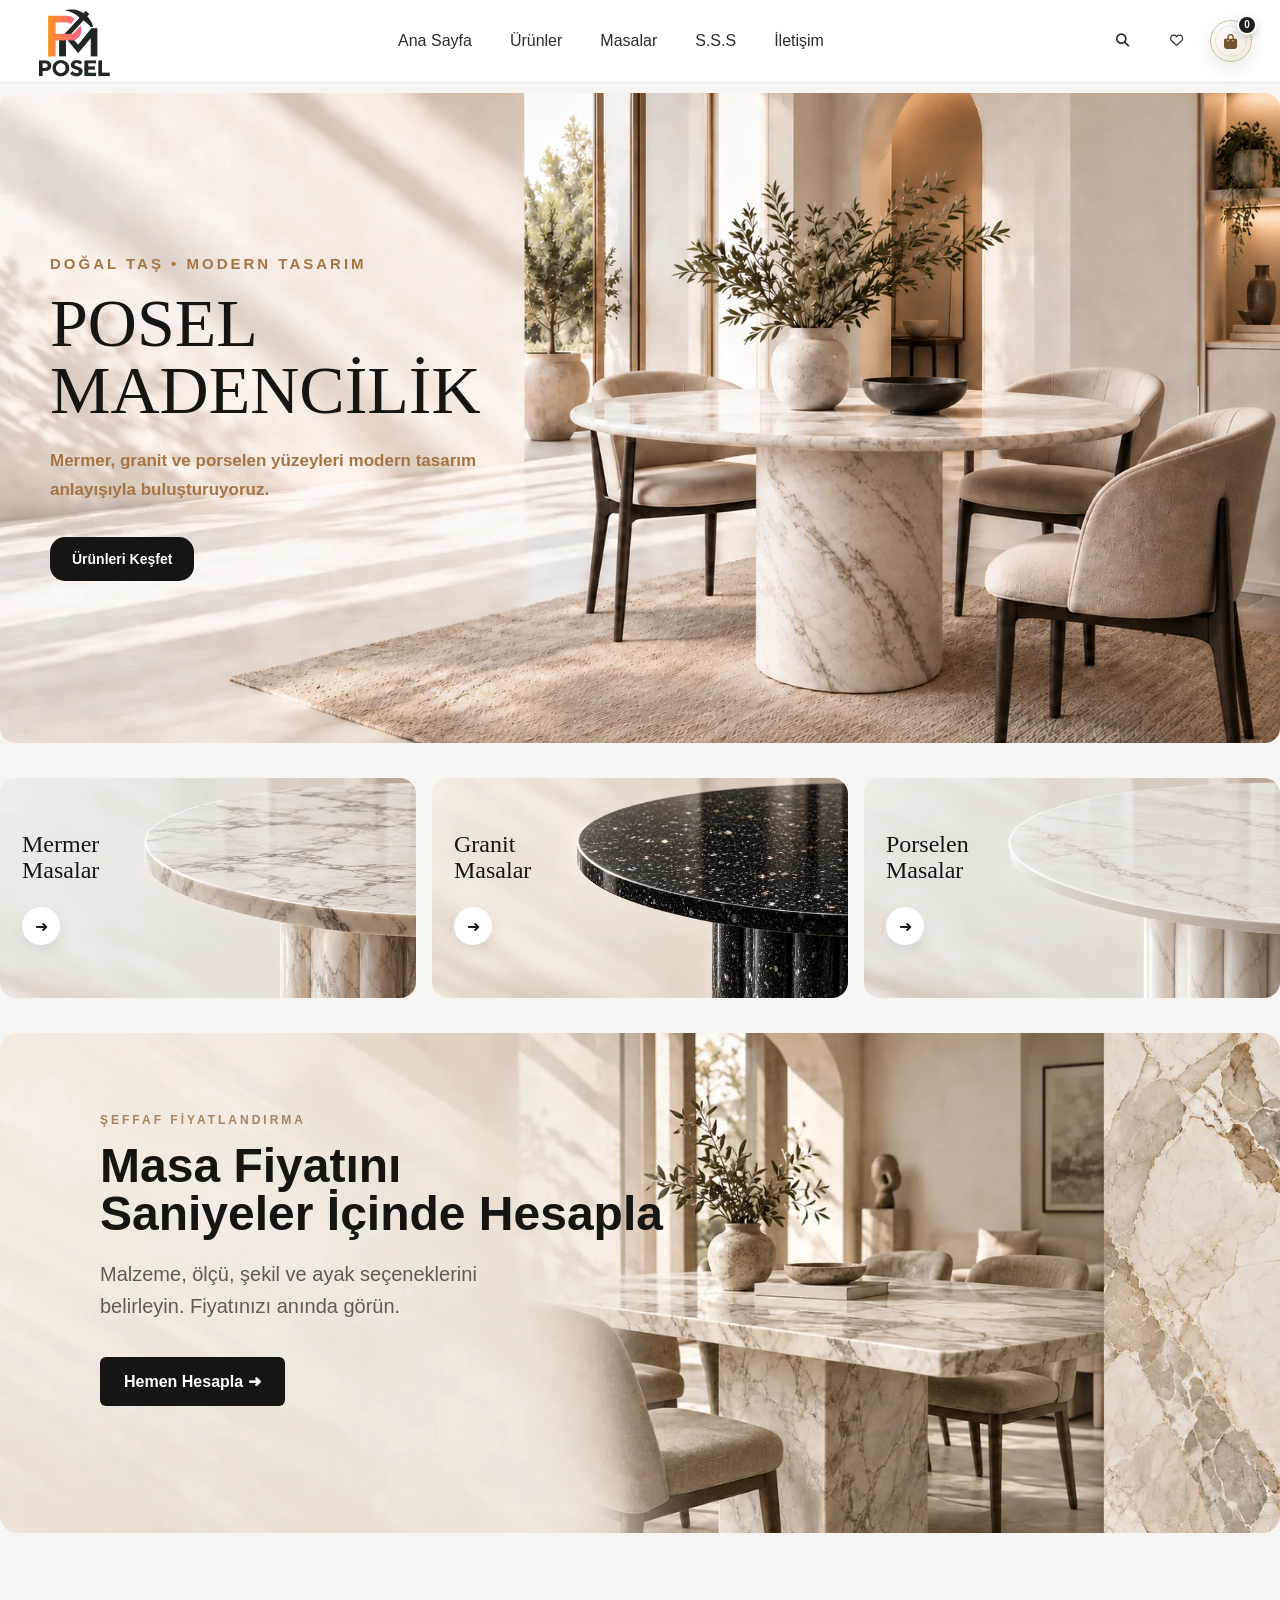
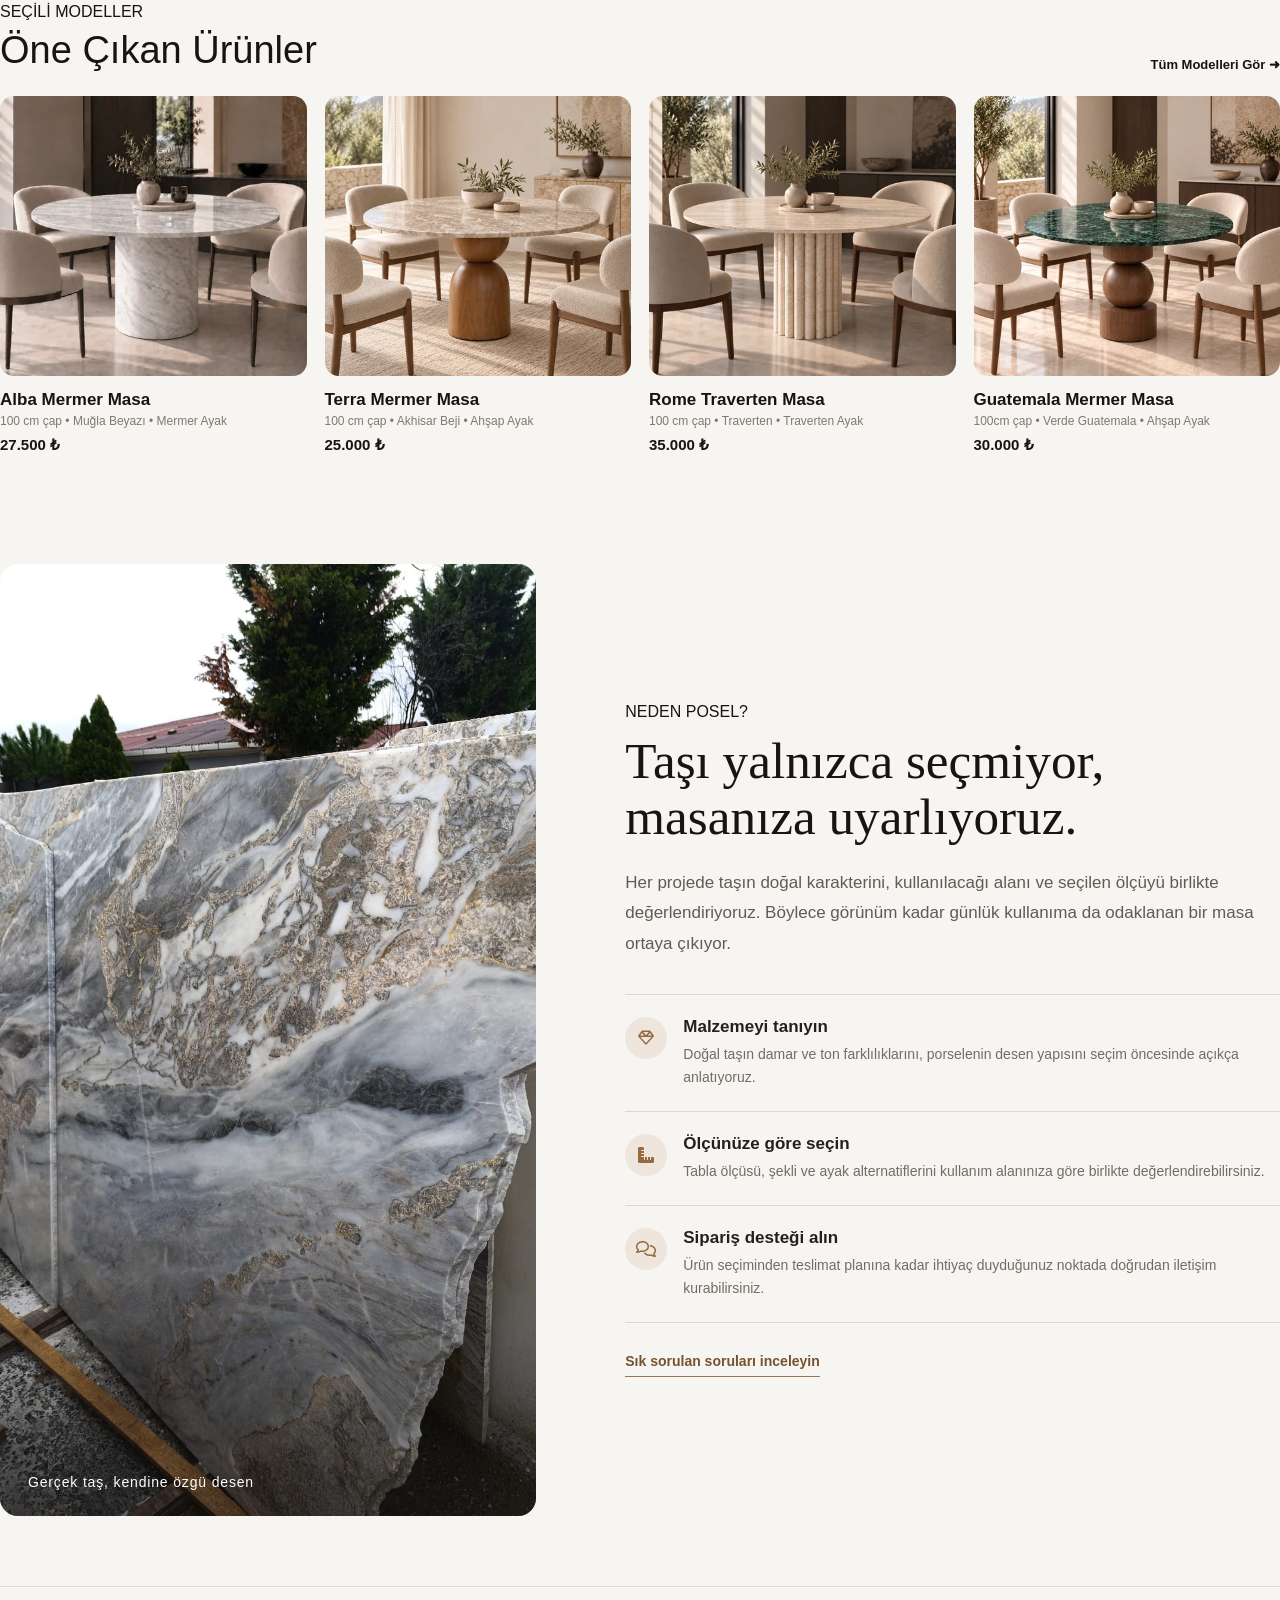
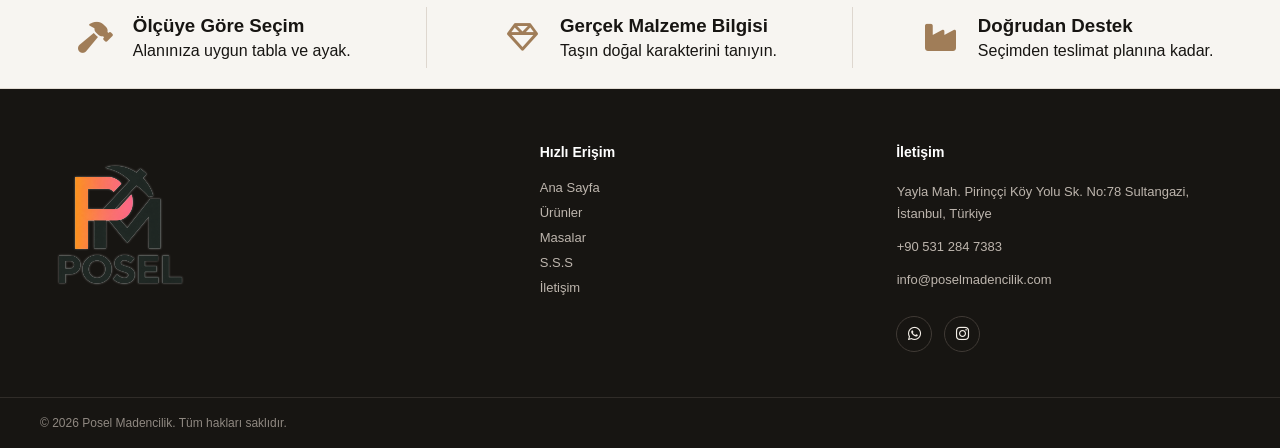
<file: index.html>
<!DOCTYPE html>
<html lang="tr">
<head>
    <meta charset="UTF-8">
    <meta name="viewport" content="width=device-width, initial-scale=1.0">

    <title>Mermer, Granit ve Porselen Masalar | Posel Madencilik</title>
    <meta name="description" content="Mermer, granit ve porselen masa modellerini keşfedin; ölçü, tabla ve ayak seçenekleriyle masanızı Posel Madencilik'te oluşturun.">
    <meta name="robots" content="index, follow">
    <meta name="google-site-verification" content="CkMjwnZfvb-8y51hp8dRgCpBdCg7lyqC4VYfDRH4AAw">
    <link rel="canonical" href="https://poselmadencilik.com/">
    <meta property="og:locale" content="tr_TR">
    <meta property="og:type" content="website">
    <meta property="og:site_name" content="Posel Madencilik">
    <meta property="og:url" content="https://poselmadencilik.com/">
    <meta property="og:title" content="Posel Madencilik | Doğal Taş ve Porselen Masalar">
    <meta property="og:description" content="Doğal taş ve porselen masa modellerini inceleyin, ölçü ve ayak seçenekleriyle masanızı oluşturun.">
    <meta name="twitter:card" content="summary">
    <meta name="twitter:title" content="Posel Madencilik | Doğal Taş ve Porselen Masalar">
    <meta name="twitter:description" content="Doğal taş ve porselen masa modellerini inceleyin, ölçü ve ayak seçenekleriyle masanızı oluşturun.">

    <script type="application/ld+json">
    {
        "@context": "https://schema.org",
        "@type": "FurnitureStore",
        "name": "Posel Madencilik",
        "url": "https://poselmadencilik.com/",
        "logo": "https://poselmadencilik.com/images/posel-logo.png",
        "image": "https://poselmadencilik.com/images/posel-logo.png",
        "telephone": "+90 531 284 7383",
        "email": "info@poselmadencilik.com",
        "address": {
            "@type": "PostalAddress",
            "streetAddress": "Yayla Mah. Pirinççi Köy Yolu Sk. No:78",
            "addressLocality": "Sultangazi",
            "addressRegion": "İstanbul",
            "addressCountry": "TR"
        }
    }
    </script>

    <link rel="icon" type="image/png" href="images/posel-favicon.png">

    <link rel="preload" as="image" href="images/hero-table-mobile.webp" media="(max-width: 768px)" fetchpriority="high">
    <link rel="preload" as="image" href="images/hero-table-desktop.webp" media="(width > 768px)" fetchpriority="high">
    <link rel="stylesheet" href="style.css?v=home-images-1">
    <link rel="stylesheet" href="mini-cart.css">
    <link
        rel="stylesheet"
        href="https://cdnjs.cloudflare.com/ajax/libs/font-awesome/6.5.2/css/all.min.css"
    >
</head>

<body>

    <header class="site-header">
        <nav class="navbar">

            <a href="index.html" class="navbar-logo">
                <img src="images/posel-logo.png" alt="Posel Madencilik">
            </a>

            <ul class="nav-links" id="navLinks">
                <li><a href="index.html" class="active">Ana Sayfa</a></li>
                <li><a href="urunler.html">Ürünler</a></li>
                <li><a href="masalar.html">Masalar</a></li>
                <li><a href="projeler.html">S.S.S</a></li>
                <li><a href="iletisim.html">İletişim</a></li>
            </ul>

            <div class="nav-actions">
                <button class="nav-search-btn" type="button" aria-label="Ara">
                    <i class="fa-solid fa-magnifying-glass"></i>
                </button>
                <button class="wishlist-btn" type="button" aria-label="Favoriler">
                    <i class="fa-regular fa-heart"></i>
                </button>
                <button class="cart-btn" type="button" aria-label="Sepeti aç">
                    <i class="fa-solid fa-bag-shopping"></i>
                    <span class="cart-count">0</span>
                </button>
            </div>

            <button class="menu-toggle" id="menuToggle" type="button" aria-label="Menüyü aç" aria-expanded="false" aria-controls="navLinks">
                <span></span>
                <span></span>
                <span></span>
            </button>

        </nav>
    </header>

    <main>

        <section class="hero">

            <div class="hero-mobile-image"></div>

            <div class="hero-content">
                <span class="hero-label">DOĞAL TAŞ • MODERN TASARIM</span>

                <h1>
                    POSEL MADENCİLİK
                </h1>
                <p>
                    Mermer, granit ve porselen yüzeyleri modern 
                    tasarım anlayışıyla buluşturuyoruz.
                </p>

                <div class="hero-actions">
                    <a href="urunler.html" class="hero-primary-btn">Ürünleri Keşfet</a>
                </div>

            </div>

        </section>

        <section class="table-categories">

            <a href="masalar.html?material=mermer" class="table-category-card">
                <div class="table-category-text">
                    <h3>Mermer <br> Masalar</h3>
                    <span class="table-category-arrow">➜</span>
                </div>

                <img src="images/marble-table-category-1040.webp"
                     srcset="images/marble-table-category-640.webp 640w, images/marble-table-category-1040.webp 1040w"
                     sizes="(max-width: 1024px) 50vw, (max-width: 1600px) 33vw, 523px"
                     width="1040" height="585" alt="Mermer Masa" loading="lazy" decoding="async">
            </a>

            <a href="masalar.html?material=granit" class="table-category-card">
                <div class="table-category-text">
                    <h3>Granit <br> Masalar</h3>
                    <span class="table-category-arrow">➜</span>
                </div>

                <img src="images/granite-table-category-1040.webp"
                     srcset="images/granite-table-category-640.webp 640w, images/granite-table-category-1040.webp 1040w"
                     sizes="(max-width: 1024px) 50vw, (max-width: 1600px) 33vw, 523px"
                     width="1040" height="585" alt="Granit Masa" loading="lazy" decoding="async">
            </a>

            <a href="masalar.html?material=porselen" class="table-category-card">
                <div class="table-category-text">
                    <h3>Porselen <br> Masalar</h3>
                    <span class="table-category-arrow">➜</span>
                </div>

                <img src="images/porcelain-table-category-1040.webp"
                     srcset="images/porcelain-table-category-640.webp 640w, images/porcelain-table-category-1040.webp 1040w"
                     sizes="(max-width: 1024px) 50vw, (max-width: 1600px) 33vw, 523px"
                     width="1040" height="585" alt="Porselen Masa" loading="lazy" decoding="async">
            </a>


        </section>

        <a href="kombinasyon.html" class="calculator-promo" aria-label="Masa kombinasyonunu oluştur ve fiyatını gör">
            
            <img src="images/calculator-promo-1600.webp"
                 srcset="images/calculator-promo-960.webp 960w, images/calculator-promo-1600.webp 1600w"
                 sizes="(max-width: 768px) 1120px, (max-width: 1800px) 100vw, 1800px"
                 width="1600" height="572" loading="lazy" decoding="async"
                 alt="Masa Fiyat Hesaplayıcı"
                 class="calculator-promo-image"
            >

            <div class="calculator-promo-content">
                <span class="promo-label">ŞEFFAF FİYATLANDIRMA</span>

                <h2>
                    Masa Fiyatını <br>
                    Saniyeler İçinde Hesapla
                </h2>

                <p>
                    Malzeme, ölçü, şekil ve ayak seçeneklerini belirleyin.
                    Fiyatınızı anında görün.
                </p>

                <span class="calculator-cta">
                    Hemen Hesapla ➜
                </span>
            </div>

        </a>


        <section class="featured-products" id="one-cikan-urunler">
            
            <div class="featured-header">
                <div>
                    <span class="section-label">SEÇİLİ MODELLER</span>
                    <h2>Öne Çıkan Ürünler</h2>
                </div>
            

                <a href="masalar.html" class="view-all">
                    Tüm Modelleri Gör ➜
                </a>
            </div>

            <div class="product-grid">
                <a href="masa-detay.html?id=37" class="product-card">
                    <div class="product-image-wrap">
                        <img src="images/product-1-840.webp"
                             srcset="images/product-1-480.webp 480w, images/product-1-840.webp 840w"
                             sizes="(max-width: 480px) calc(100vw - 40px), (max-width: 1024px) 50vw, (max-width: 1400px) 25vw, 350px"
                             width="840" height="741" alt="Alba Mermer Masa" loading="lazy" decoding="async">
                    </div>

                    <div class="product-info">
                        <h3>Alba Mermer Masa</h3>
                        <span>100 cm çap • Muğla Beyazı • Mermer Ayak</span>
                        <strong>27.500 ₺</strong>
                    </div>
                </a>

                 <a href="masa-detay.html?id=38" class="product-card">
                    <div class="product-image-wrap">
                        <img src="images/product-2-840.webp"
                             srcset="images/product-2-480.webp 480w, images/product-2-840.webp 840w"
                             sizes="(max-width: 480px) calc(100vw - 40px), (max-width: 1024px) 50vw, (max-width: 1400px) 25vw, 350px"
                             width="840" height="840" alt="Terra Mermer Masa" loading="lazy" decoding="async">
                    </div>

                    <div class="product-info">
                        <h3>Terra Mermer Masa</h3>
                        <span>100 cm çap • Akhisar Beji • Ahşap Ayak</span>
                        <strong>25.000 ₺</strong>
                    </div>
                </a>

                 <a href="masa-detay.html?id=39" class="product-card">
                    <div class="product-image-wrap">
                        <img src="images/product-3-840.webp"
                             srcset="images/product-3-480.webp 480w, images/product-3-840.webp 840w"
                             sizes="(max-width: 480px) calc(100vw - 40px), (max-width: 1024px) 50vw, (max-width: 1400px) 25vw, 350px"
                             width="840" height="742" alt="Rome Traverten Masa" loading="lazy" decoding="async">
                    </div>

                    <div class="product-info">
                        <h3>Rome Traverten Masa</h3>
                        <span>100 cm çap • Traverten • Traverten Ayak</span>
                        <strong>35.000 ₺</strong>
                    </div>
                </a>

                 <a href="masa-detay.html?id=40" class="product-card">
                    <div class="product-image-wrap">
                        <img src="images/product-4-840.webp"
                             srcset="images/product-4-480.webp 480w, images/product-4-840.webp 840w"
                             sizes="(max-width: 480px) calc(100vw - 40px), (max-width: 1024px) 50vw, (max-width: 1400px) 25vw, 350px"
                             width="840" height="840" alt="Guatemala Mermer Masa" loading="lazy" decoding="async">
                    </div>

                    <div class="product-info">
                        <h3>Guatemala Mermer Masa</h3>
                        <span>100cm çap • Verde Guatemala • Ahşap Ayak</span>
                        <strong>30.000 ₺</strong>
                    </div>
                </a>



            </div>
        </section>

        <section class="brand-assurance" aria-labelledby="brandAssuranceTitle">
            <div class="brand-assurance-image">
                <img src="images/table-details/aurelia-gold-real.png" alt="Doğal taş levhanın gerçek damar ve yüzey görünümü" loading="lazy">
                <span>Gerçek taş, kendine özgü desen</span>
            </div>

            <div class="brand-assurance-content">
                <span class="section-label">NEDEN POSEL?</span>
                <h2 id="brandAssuranceTitle">Taşı yalnızca seçmiyor,<br>masanıza uyarlıyoruz.</h2>
                <p class="brand-assurance-lead">Her projede taşın doğal karakterini, kullanılacağı alanı ve seçilen ölçüyü birlikte değerlendiriyoruz. Böylece görünüm kadar günlük kullanıma da odaklanan bir masa ortaya çıkıyor.</p>

                <div class="brand-assurance-points">
                    <div>
                        <i class="fa-regular fa-gem" aria-hidden="true"></i>
                        <h3>Malzemeyi tanıyın</h3>
                        <p>Doğal taşın damar ve ton farklılıklarını, porselenin desen yapısını seçim öncesinde açıkça anlatıyoruz.</p>
                    </div>
                    <div>
                        <i class="fa-solid fa-ruler-combined" aria-hidden="true"></i>
                        <h3>Ölçünüze göre seçin</h3>
                        <p>Tabla ölçüsü, şekli ve ayak alternatiflerini kullanım alanınıza göre birlikte değerlendirebilirsiniz.</p>
                    </div>
                    <div>
                        <i class="fa-regular fa-comments" aria-hidden="true"></i>
                        <h3>Sipariş desteği alın</h3>
                        <p>Ürün seçiminden teslimat planına kadar ihtiyaç duyduğunuz noktada doğrudan iletişim kurabilirsiniz.</p>
                    </div>
                </div>

                <a href="projeler.html" class="brand-assurance-link">Sık sorulan soruları inceleyin</a>
            </div>
        </section>

        <section class="trust-strip">

            <div class="trust-item">
                <i class="fa-solid fa-hammer trust-icon"></i>

                <div class="trust-text">
                    <h3>Ölçüye Göre Seçim</h3>
                    <p>Alanınıza uygun tabla ve ayak.</p>
                </div>
            </div>

            <div class="trust-item">
                <i class="fa-regular fa-gem trust-icon"></i>

                <div class="trust-text">
                    <h3>Gerçek Malzeme Bilgisi</h3>
                    <p>Taşın doğal karakterini tanıyın.</p>
                </div>
            </div>

            <div class="trust-item">
                <i class="fa-solid fa-industry trust-icon"></i>

                <div class="trust-text">
                    <h3>Doğrudan Destek</h3>
                    <p>Seçimden teslimat planına kadar.</p>
                </div>
            </div>

        </section>


        <footer class="site-footer">

    <div class="footer-main">

        <div class="footer-brand">
            <img src="images/posel-logo.png" alt="Posel Madencilik">
        </div>

        <div class="footer-column">
            <h3>Hızlı Erişim</h3>

            <a href="index.html">Ana Sayfa</a>
            <a href="urunler.html">Ürünler</a>
            <a href="masalar.html">Masalar</a>
            <a href="projeler.html">S.S.S</a>
            <a href="iletisim.html">İletişim</a>
        </div>

        <div class="footer-column footer-contact">
            <h3>İletişim</h3>

            <p><a href="https://www.google.com/maps/dir/?api=1&amp;destination=41.1454445%2C28.8390483" target="_blank" rel="noopener noreferrer">Yayla Mah. Pirinççi Köy Yolu Sk. No:78 Sultangazi, İstanbul, Türkiye</a></p>
            <p><a href="tel:+905312847383">+90 531 284 7383</a></p>
            <p><a href="mailto:info@poselmadencilik.com">info@poselmadencilik.com</a></p>

            <div class="footer-socials">
                <a href="https://wa.me/905312847383" aria-label="WhatsApp'tan ulaşın"><i class="fa-brands fa-whatsapp"></i></a>
                <a href="https://www.instagram.com/poseltr/" target="_blank" rel="noopener noreferrer" aria-label="Instagram’da Posel Madencilik"><i class="fa-brands fa-instagram" aria-hidden="true"></i></a>
            </div>
        </div>

    </div>

    <div class="footer-bottom">
        <span>© 2026 Posel Madencilik. Tüm hakları saklıdır.</span>
    </div>

</footer>

    </main>

    <script src="js/script.js"></script>
    <script src="js/site-search.js"></script>
    <script src="js/cart-popover.js"></script>

</body>
</html>
</file>
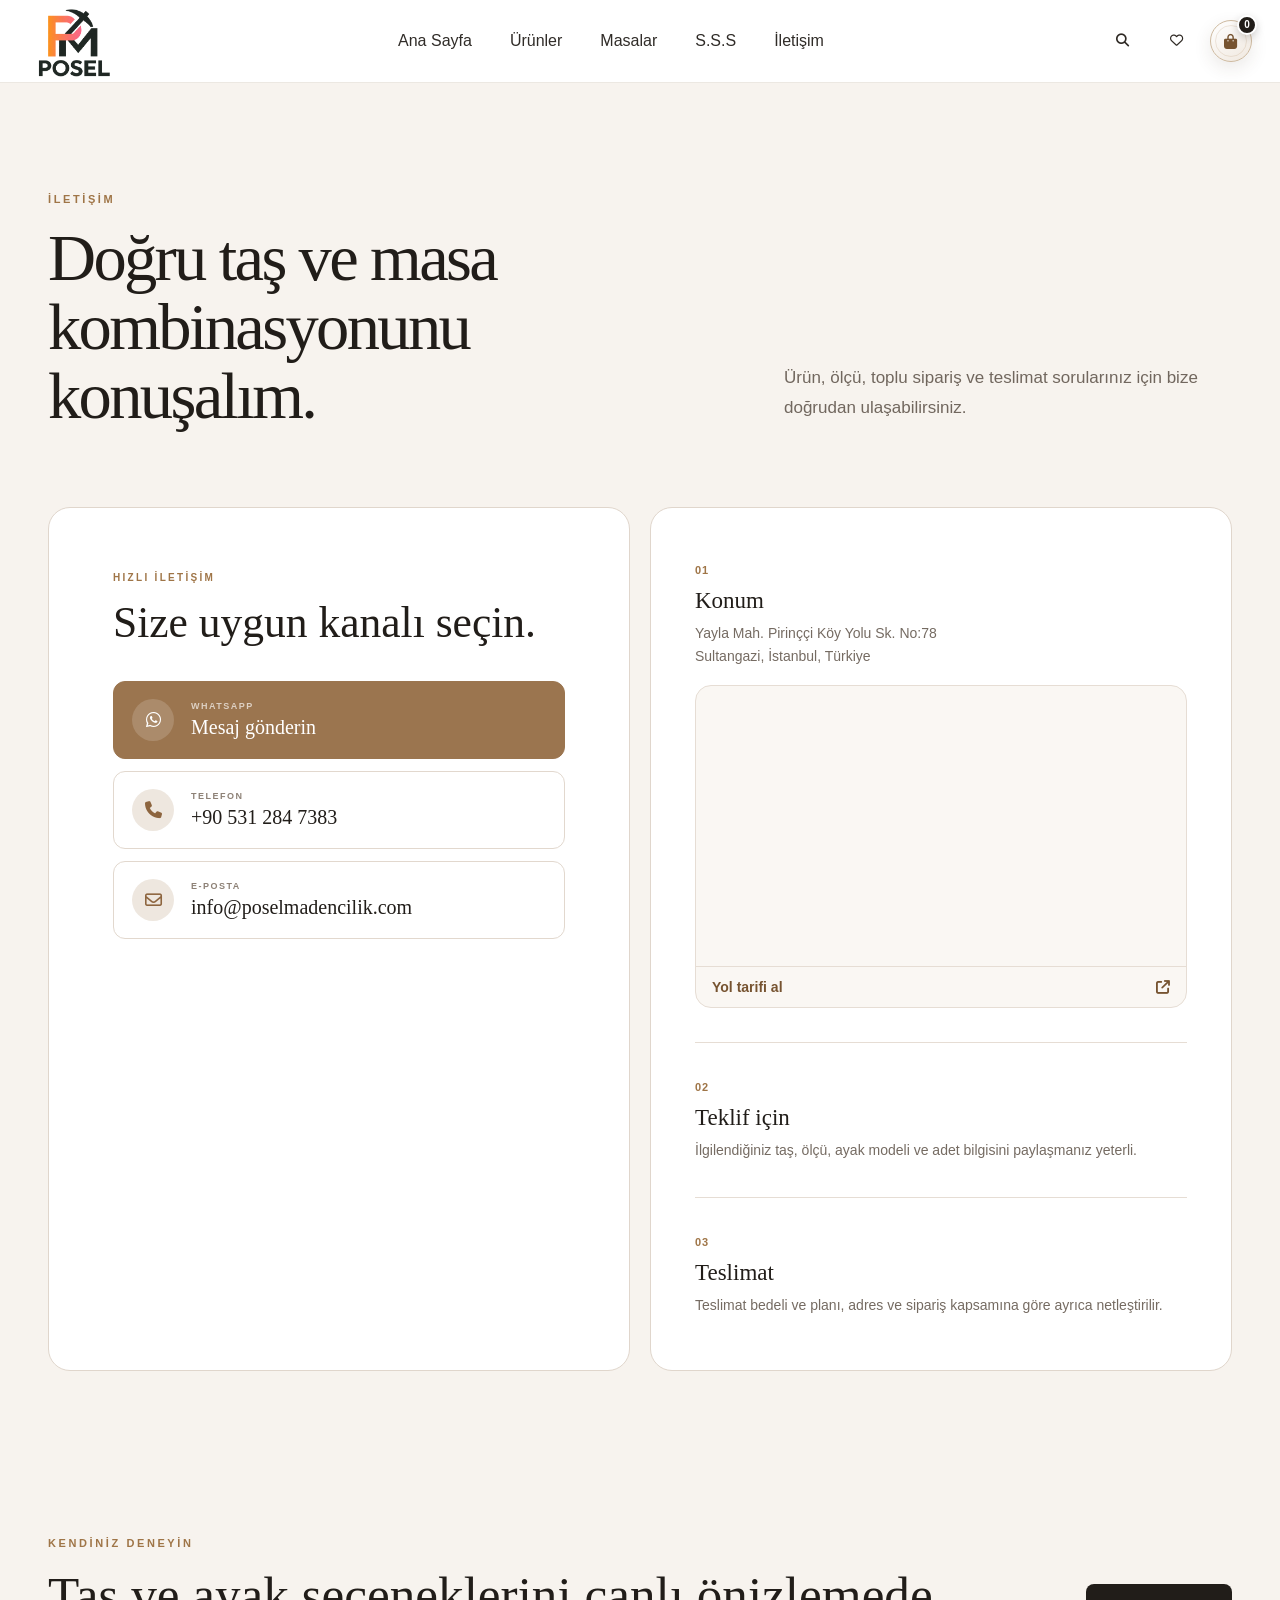
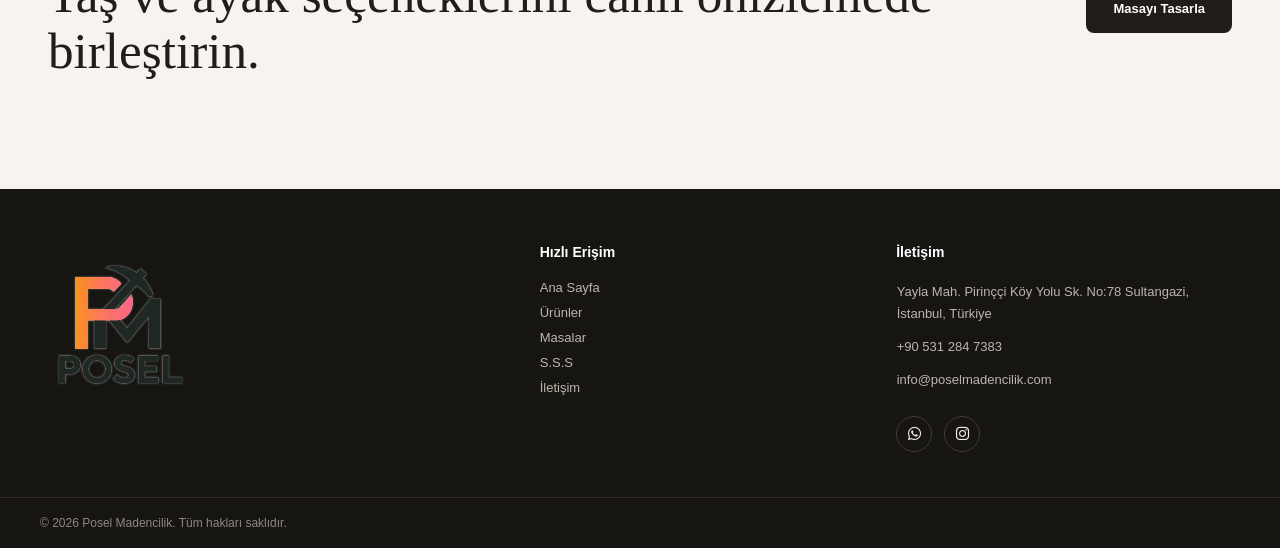
<file: iletisim.html>
<!DOCTYPE html>
<html lang="tr">
<head>
    <meta charset="UTF-8">
    <meta name="viewport" content="width=device-width, initial-scale=1.0">
    <title>İletişim ve Adres | Posel Madencilik</title>
    <meta name="description" content="Ürün, proje, ölçü ve teslimat sorularınız için Posel Madencilik'e telefon, e-posta veya WhatsApp üzerinden ulaşın.">
    <meta name="robots" content="index, follow">
    <link rel="canonical" href="https://poselmadencilik.com/iletisim.html">
    <meta property="og:locale" content="tr_TR">
    <meta property="og:type" content="website">
    <meta property="og:site_name" content="Posel Madencilik">
    <meta property="og:url" content="https://poselmadencilik.com/iletisim.html">
    <meta property="og:title" content="İletişim | Posel Madencilik">
    <meta property="og:description" content="Masa seçimi, proje ve teslimat sorularınız için bizimle iletişime geçin.">
    <meta name="twitter:card" content="summary">
    <meta name="twitter:title" content="İletişim | Posel Madencilik">
    <meta name="twitter:description" content="Masa seçimi, proje ve teslimat sorularınız için bizimle iletişime geçin.">
    <link rel="icon" type="image/png" href="images/posel-favicon.png">
    <link rel="stylesheet" href="style.css?v=contact-map-2">
    <link rel="stylesheet" href="mini-cart.css">
    <link rel="stylesheet" href="wishlist.css">
    <link rel="stylesheet" href="https://cdnjs.cloudflare.com/ajax/libs/font-awesome/6.5.2/css/all.min.css">
</head>
<body>
    <header class="site-header">
        <nav class="navbar">
            <a href="index.html" class="navbar-logo"><img src="images/posel-logo.png" alt="Posel Madencilik"></a>
            <ul class="nav-links" id="navLinks">
                <li><a href="index.html">Ana Sayfa</a></li>
                <li><a href="urunler.html">Ürünler</a></li>
                <li><a href="masalar.html">Masalar</a></li>
                <li><a href="projeler.html">S.S.S</a></li>
                <li><a href="iletisim.html" class="active">İletişim</a></li>
            </ul>
            <div class="nav-actions">
                <button class="nav-search-btn" type="button" aria-label="Ara"><i class="fa-solid fa-magnifying-glass"></i></button>
                <button class="wishlist-btn" type="button" aria-label="Favoriler"><i class="fa-regular fa-heart"></i></button>
                <button class="cart-btn" type="button" aria-label="Sepeti aç"><i class="fa-solid fa-bag-shopping"></i><span class="cart-count">0</span></button>
            </div>
            <button class="menu-toggle" id="menuToggle" type="button" aria-label="Menüyü aç" aria-expanded="false" aria-controls="navLinks"><span></span><span></span><span></span></button>
        </nav>
    </header>

    <main class="contact-page">
        <section class="contact-hero">
            <div>
                <p class="showcase-eyebrow">İLETİŞİM</p>
                <h1>Doğru taş ve masa<br>kombinasyonunu konuşalım.</h1>
            </div>
            <p>Ürün, ölçü, toplu sipariş ve teslimat sorularınız için bize doğrudan ulaşabilirsiniz.</p>
        </section>

        <section class="contact-layout">
            <div class="contact-panel">
                <p class="contact-panel-label">HIZLI İLETİŞİM</p>
                <h2>Size uygun kanalı seçin.</h2>
                <div class="contact-actions">
                    <a href="https://wa.me/905312847383" class="contact-action contact-action-primary"><i class="fa-brands fa-whatsapp"></i><span><small>WHATSAPP</small>Mesaj gönderin</span></a>
                    <a href="tel:+905312847383" class="contact-action"><i class="fa-solid fa-phone"></i><span><small>TELEFON</small>+90 531 284 7383</span></a>
                    <a href="mailto:info@poselmadencilik.com" class="contact-action"><i class="fa-regular fa-envelope"></i><span><small>E-POSTA</small>info@poselmadencilik.com</span></a>
                </div>
            </div>
            <aside class="contact-details">
                <div>
                    <span>01</span>
                    <h3>Konum</h3>
                    <p>Yayla Mah. Pirinççi Köy Yolu Sk. No:78<br>Sultangazi, İstanbul, Türkiye</p>
                    <div class="contact-map-frame">
                        <iframe
                            class="contact-map"
                            width="100%"
                            height="240"
                            src="https://www.google.com/maps?q=41.1454445%2C28.8390483&amp;z=18&amp;output=embed&amp;hl=tr"
                            title="Sultangazi, İstanbul konumu — Google Haritalar"
                            loading="lazy"
                            allowfullscreen
                        ></iframe>
                        <a class="contact-map-directions" href="https://www.google.com/maps/dir/?api=1&amp;destination=41.1454445%2C28.8390483" target="_blank" rel="noopener noreferrer">
                            Yol tarifi al <i class="fa-solid fa-arrow-up-right-from-square" aria-hidden="true"></i>
                        </a>
                    </div>
                </div>
                <div><span>02</span><h3>Teklif için</h3><p>İlgilendiğiniz taş, ölçü, ayak modeli ve adet bilgisini paylaşmanız yeterli.</p></div>
                <div><span>03</span><h3>Teslimat</h3><p>Teslimat bedeli ve planı, adres ve sipariş kapsamına göre ayrıca netleştirilir.</p></div>
            </aside>

        </section>

        <section class="contact-next-step">
            <div><p class="showcase-eyebrow">KENDİNİZ DENEYİN</p><h2>Taş ve ayak seçeneklerini canlı önizlemede birleştirin.</h2></div>
            <a href="kombinasyon.html">Masayı Tasarla</a>
        </section>
    </main>

    <footer class="site-footer">
        <div class="footer-main">
            <div class="footer-brand"><img src="images/posel-logo.png" alt="Posel Madencilik"></div>
            <div class="footer-column"><h3>Hızlı Erişim</h3><a href="index.html">Ana Sayfa</a><a href="urunler.html">Ürünler</a><a href="masalar.html">Masalar</a><a href="projeler.html">S.S.S</a><a href="iletisim.html">İletişim</a></div>
            <div class="footer-column footer-contact"><h3>İletişim</h3><p><a href="https://www.google.com/maps/dir/?api=1&amp;destination=41.1454445%2C28.8390483" target="_blank" rel="noopener noreferrer">Yayla Mah. Pirinççi Köy Yolu Sk. No:78 Sultangazi, İstanbul, Türkiye</a></p><p><a href="tel:+905312847383">+90 531 284 7383</a></p><p><a href="mailto:info@poselmadencilik.com">info@poselmadencilik.com</a></p><div class="footer-socials"><a href="https://wa.me/905312847383" aria-label="WhatsApp'tan ulaşın"><i class="fa-brands fa-whatsapp"></i></a><a href="https://www.instagram.com/poseltr/" target="_blank" rel="noopener noreferrer" aria-label="Instagram’da Posel Madencilik"><i class="fa-brands fa-instagram" aria-hidden="true"></i></a></div></div>
        </div>
        <div class="footer-bottom"><span>© 2026 Posel Madencilik. Tüm hakları saklıdır.</span></div>
    </footer>

    <script src="js/tables.js"></script>
    <script src="js/wishlist.js"></script>
    <script src="js/script.js"></script>
    <script src="js/site-search.js"></script>
    <script src="js/cart-popover.js"></script>
</body>
</html>
</file>
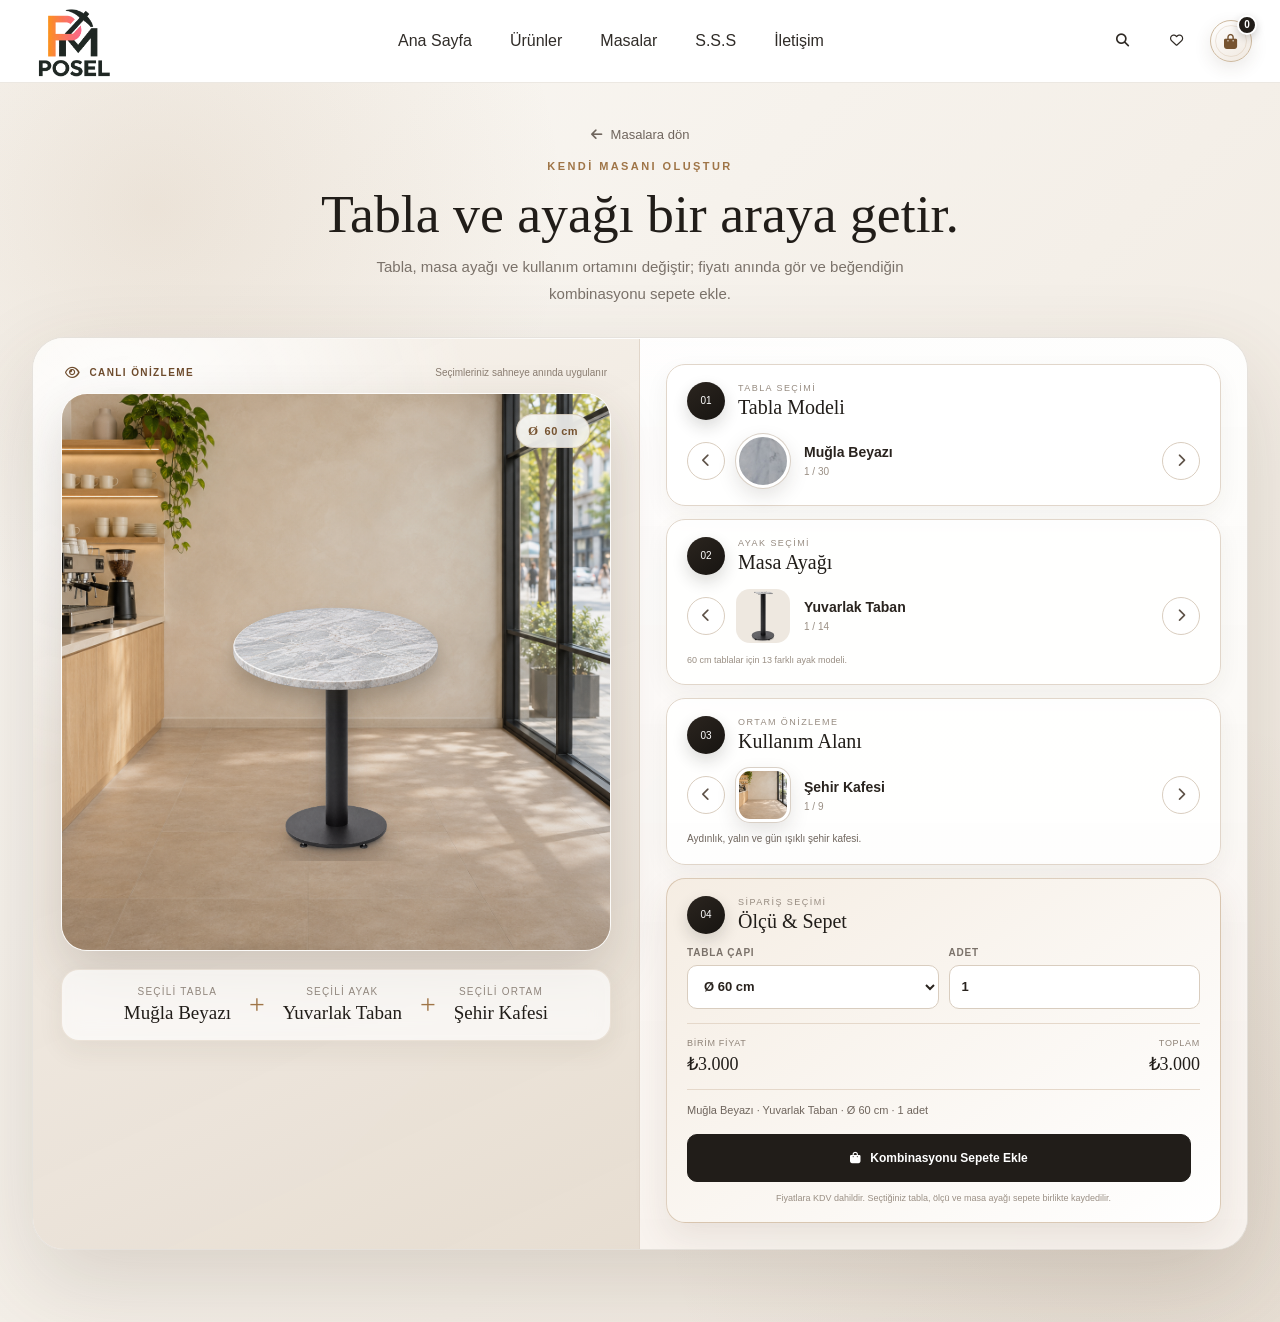
<file: kombinasyon.html>
<!DOCTYPE html>
<html lang="tr">
<head>
    <meta charset="UTF-8">
    <meta name="viewport" content="width=device-width, initial-scale=1.0">
    <title>Kendi Masanı Oluştur | Posel Madencilik</title>
    <meta name="description" content="Tabla modeli, ölçü, şekil ve masa ayağını seçerek kendi mermer, granit veya porselen masanızı oluşturun.">
    <meta name="robots" content="index, follow">
    <link rel="canonical" href="https://poselmadencilik.com/kombinasyon.html">
    <meta property="og:locale" content="tr_TR">
    <meta property="og:type" content="website">
    <meta property="og:site_name" content="Posel Madencilik">
    <meta property="og:url" content="https://poselmadencilik.com/kombinasyon.html">
    <meta property="og:title" content="Kendi Masanı Oluştur | Posel Madencilik">
    <meta property="og:description" content="Taş, ölçü, şekil ve ayak seçeneklerini bir araya getirerek masanızı tasarlayın.">
    <meta name="twitter:card" content="summary">
    <meta name="twitter:title" content="Kendi Masanı Oluştur | Posel Madencilik">
    <meta name="twitter:description" content="Taş, ölçü, şekil ve ayak seçeneklerini bir araya getirerek masanızı tasarlayın.">
    <link rel="icon" type="image/png" href="images/posel-favicon.png">
    <link rel="stylesheet" href="style.css">
    <link rel="stylesheet" href="mini-cart.css">
    <link rel="stylesheet" href="kombinasyon.css?v=preview-controls-1">
    <link rel="stylesheet" href="https://cdnjs.cloudflare.com/ajax/libs/font-awesome/6.5.2/css/all.min.css">
</head>
<body>
    <header class="site-header">
        <nav class="navbar">
            <a href="index.html" class="navbar-logo"><img src="images/posel-logo.png" alt="Posel Madencilik"></a>
            <ul class="nav-links" id="navLinks">
                <li><a href="index.html">Ana Sayfa</a></li>
                <li><a href="urunler.html">Ürünler</a></li>
                <li><a href="masalar.html" class="active">Masalar</a></li>
                <li><a href="projeler.html">S.S.S</a></li>
                <li><a href="iletisim.html">İletişim</a></li>
            </ul>
            <div class="nav-actions">
                <button class="nav-search-btn" type="button" aria-label="Ara"><i class="fa-solid fa-magnifying-glass"></i></button>
                <button class="wishlist-btn" type="button" aria-label="Favoriler"><i class="fa-regular fa-heart"></i></button>
                <button class="cart-btn" type="button" aria-label="Sepeti aç"><i class="fa-solid fa-bag-shopping"></i><span class="cart-count">0</span></button>
            </div>
            <button class="menu-toggle" id="menuToggle" type="button" aria-label="Menüyü aç" aria-expanded="false" aria-controls="navLinks">
                <span></span><span></span><span></span>
            </button>
        </nav>
    </header>

    <main class="combination-page">
        <div class="combination-intro">
            <a href="masalar.html" class="combination-back"><i class="fa-solid fa-arrow-left"></i> Masalara dön</a>
            <p class="combination-eyebrow">KENDİ MASANI OLUŞTUR</p>
            <h1>Tabla ve ayağı bir araya getir.</h1>
        <p>Tabla, masa ayağı ve kullanım ortamını değiştir; fiyatı anında gör ve beğendiğin kombinasyonu sepete ekle.</p>
        </div>

        <section class="combination-studio" aria-label="Masa kombinasyonu oluşturucu">
            <div class="combination-preview">
                <div class="preview-toolbar">
                    <span><i class="fa-regular fa-eye" aria-hidden="true"></i> Canlı Önizleme</span>
                    <small>Seçimleriniz sahneye anında uygulanır</small>
                </div>
                <div class="preview-stage">
                    <div class="environment-backdrop" id="environmentBackdrop" aria-hidden="true"></div>
                    <div class="table-size-badge" id="tableSizeBadge" aria-label="Tabla çapı 60 santimetre"><span>Ø</span> <b id="tableSizeBadgeValue">60 cm</b></div>
                    <img class="combo-tabletop-image" id="comboTabletopImage" src="images/tabletops/tabletop-01-clean.png" alt="Muğla Beyazı mermer tabla">
                    <div class="table-junction-shadow" aria-hidden="true"></div>
                    <img class="combo-leg-image" id="comboLegImage" src="images/table-legs/cafe-leg-01-clean.png" alt="Yuvarlak taban siyah kafe masa ayağı">
                    <div class="preview-control preview-control--environment" role="group" aria-label="Ortam">
                        <button class="preview-arrow" type="button" data-preview-control="environment" data-direction="-1" aria-label="Önceki ortam"><i class="fa-solid fa-chevron-left" aria-hidden="true"></i></button>
                        <span aria-hidden="true">Ortam</span>
                        <button class="preview-arrow" type="button" data-preview-control="environment" data-direction="1" aria-label="Sonraki ortam"><i class="fa-solid fa-chevron-right" aria-hidden="true"></i></button>
                    </div>
                    <div class="preview-control preview-control--stone" role="group" aria-label="Tabla">
                        <button class="preview-arrow" type="button" data-preview-control="stone" data-direction="-1" aria-label="Önceki tabla"><i class="fa-solid fa-chevron-left" aria-hidden="true"></i></button>
                        <button class="preview-arrow" type="button" data-preview-control="stone" data-direction="1" aria-label="Sonraki tabla"><i class="fa-solid fa-chevron-right" aria-hidden="true"></i></button>
                    </div>
                    <div class="preview-control preview-control--leg" role="group" aria-label="Masa ayağı">
                        <button class="preview-arrow" type="button" data-preview-control="leg" data-direction="-1" aria-label="Önceki masa ayağı"><i class="fa-solid fa-chevron-left" aria-hidden="true"></i></button>
                        <button class="preview-arrow" type="button" data-preview-control="leg" data-direction="1" aria-label="Sonraki masa ayağı"><i class="fa-solid fa-chevron-right" aria-hidden="true"></i></button>
                    </div>
                </div>
                <div class="selection-summary" aria-live="polite">
                    <div><span>Seçili Tabla</span><strong id="selectedStone">Muğla Beyazı</strong></div>
                    <b>+</b>
                    <div><span>Seçili Ayak</span><strong id="selectedLeg">Yuvarlak Taban</strong></div>
                    <b>+</b>
                    <div><span>Seçili Ortam</span><strong id="selectedEnvironment">Şehir Kafesi</strong></div>
                </div>
            </div>

            <div class="combination-controls">
                <article class="carousel-control" aria-labelledby="stoneCarouselTitle">
                    <div class="control-heading"><span>01</span><div><p>Tabla Seçimi</p><h2 id="stoneCarouselTitle">Tabla Modeli</h2></div></div>
                    <div class="carousel-row">
                        <button class="carousel-arrow" id="stonePrev" type="button" aria-label="Önceki tabla"><i class="fa-solid fa-chevron-left"></i></button>
                        <div class="carousel-card"><div class="material-swatch" id="stoneSwatch"></div><div><strong id="stoneName">Muğla Beyazı</strong><span id="stoneCount">1 / 6</span></div></div>
                        <button class="carousel-arrow" id="stoneNext" type="button" aria-label="Sonraki tabla"><i class="fa-solid fa-chevron-right"></i></button>
                    </div>
                </article>

                <article class="carousel-control" aria-labelledby="legCarouselTitle">
                    <div class="control-heading"><span>02</span><div><p>Ayak Seçimi</p><h2 id="legCarouselTitle">Masa Ayağı</h2></div></div>
                    <div class="carousel-row">
                        <button class="carousel-arrow" id="legPrev" type="button" aria-label="Önceki masa ayağı"><i class="fa-solid fa-chevron-left"></i></button>
                        <div class="carousel-card">
                            <div class="leg-miniature"><img id="legMiniatureImage" src="images/table-legs/cafe-leg-01-clean.png" alt=""></div>
                            <div><strong id="legName">Yuvarlak Taban</strong><span id="legCount">1 / 14</span></div>
                        </div>
                        <button class="carousel-arrow" id="legNext" type="button" aria-label="Sonraki masa ayağı"><i class="fa-solid fa-chevron-right"></i></button>
                    </div>
                    <p class="prototype-note" id="legSelectionNote">Kafe masaları için 14 farklı ayak modeli.</p>
                </article>

                <article class="carousel-control environment-control" aria-labelledby="environmentCarouselTitle">
                    <div class="control-heading"><span>03</span><div><p>Ortam Önizleme</p><h2 id="environmentCarouselTitle">Kullanım Alanı</h2></div></div>
                    <div class="carousel-row">
                        <button class="carousel-arrow" id="environmentPrev" type="button" aria-label="Önceki ortam"><i class="fa-solid fa-chevron-left"></i></button>
                        <div class="carousel-card">
                            <div class="environment-miniature" id="environmentMiniature" aria-hidden="true"></div>
                            <div><strong id="environmentName">Şehir Kafesi</strong><span id="environmentCount">1 / 8</span></div>
                        </div>
                        <button class="carousel-arrow" id="environmentNext" type="button" aria-label="Sonraki ortam"><i class="fa-solid fa-chevron-right"></i></button>
                    </div>
                    <p class="environment-description" id="environmentDescription">Aydınlık, yalın ve gün ışıklı şehir kafesi.</p>
                </article>

                <article class="combination-purchase" aria-labelledby="purchaseTitle">
                    <div class="control-heading purchase-heading">
                        <span>04</span>
                        <div><p>Sipariş Seçimi</p><h2 id="purchaseTitle">Ölçü & Sepet</h2></div>
                    </div>

                    <div class="purchase-options">
                        <label>
                            <span>Tabla çapı</span>
                            <select id="combinationSize" aria-label="Tabla çapı"></select>
                        </label>
                        <label>
                            <span>Adet</span>
                            <input id="combinationQuantity" type="number" min="1" step="1" value="1" aria-label="Adet">
                        </label>
                    </div>

                    <div class="purchase-summary" aria-live="polite">
                        <div>
                            <span>Birim fiyat</span>
                            <strong id="combinationUnitPrice">—</strong>
                        </div>
                        <div>
                            <span>Toplam</span>
                            <strong id="combinationTotalPrice">—</strong>
                        </div>
                    </div>

                    <p class="purchase-selection" id="purchaseSelection"></p>

                    <div class="purchase-actions">
                        <button class="combination-add-cart" id="combinationAddToCart" type="button">
                            <i class="fa-solid fa-bag-shopping"></i>
                            Kombinasyonu Sepete Ekle
                        </button>
                        <a class="combination-go-cart is-hidden" id="combinationGoToCart" href="sepet.html">
                            Sepete Git <i class="fa-solid fa-arrow-right"></i>
                        </a>
                    </div>

                    <p class="purchase-message" id="purchaseMessage" aria-live="polite"></p>
                    <p class="purchase-note">Fiyatlara KDV dahildir. Seçtiğiniz tabla, ölçü ve masa ayağı sepete birlikte kaydedilir.</p>
                </article>
            </div>
        </section>
    </main>

    <script src="js/script.js"></script>
    <script src="js/site-search.js"></script>
    <script src="js/cart-popover.js"></script>
    <script src="js/tables.js"></script>
    <script src="js/kombinasyon.js?v=preview-controls-1"></script>
</body>
</html>
</file>
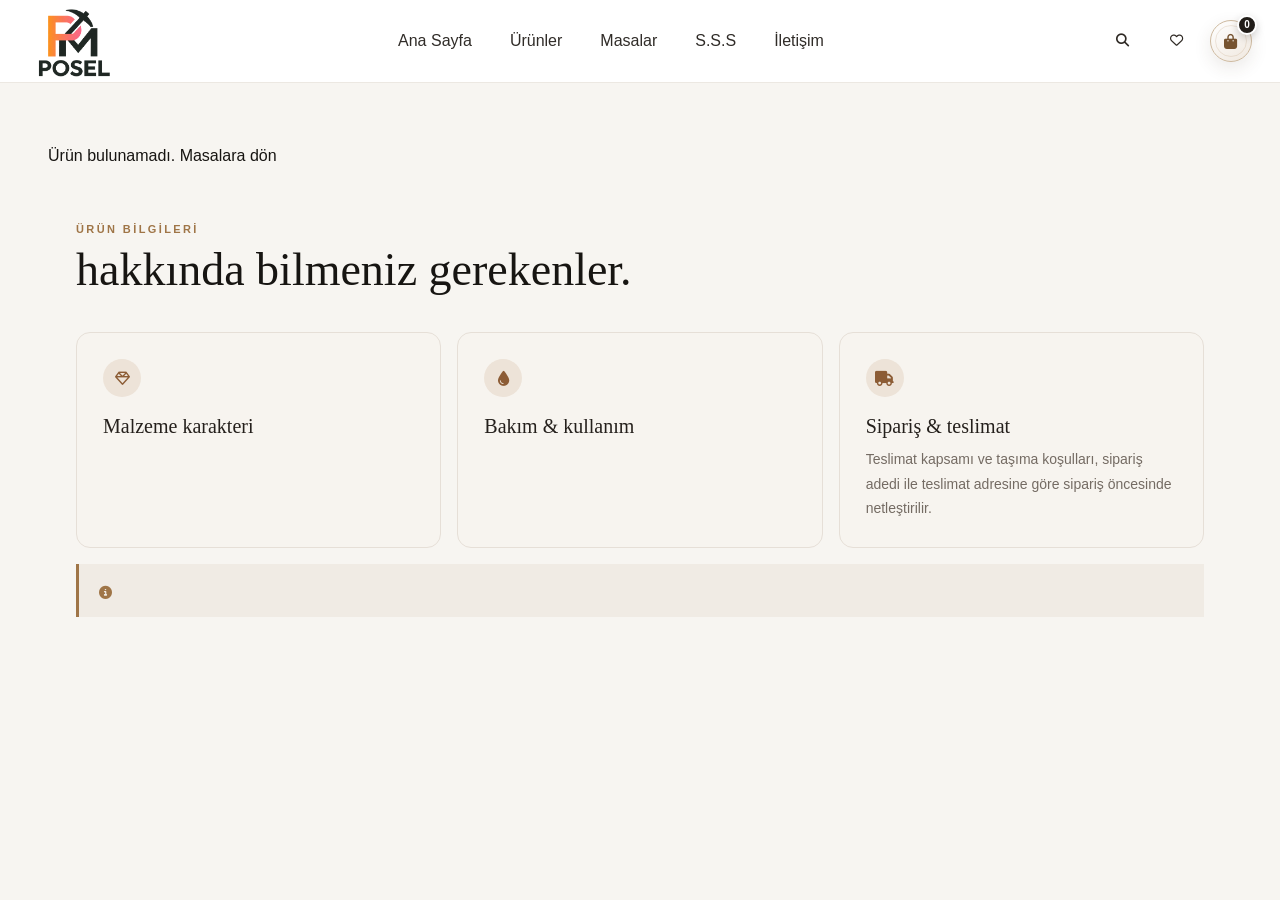
<file: masa-detay.html>
<!DOCTYPE html>
<html lang="tr">
<head>
    <meta charset="UTF-8">
    <meta name="viewport" content="width=device-width, initial-scale=1.0">
    <title>Masa Detayı | Posel Madencilik</title>
    <meta id="pageDescription" name="description" content="Posel Madencilik masa modelinin malzeme, ölçü, fiyat ve gerçek taş görünümünü inceleyin.">
    <meta name="robots" content="index, follow">
    <link id="canonicalUrl" rel="canonical" href="https://poselmadencilik.com/masa-detay.html">
    <meta property="og:locale" content="tr_TR">
    <meta property="og:type" content="product">
    <meta property="og:site_name" content="Posel Madencilik">
    <meta id="ogUrl" property="og:url" content="https://poselmadencilik.com/masa-detay.html">
    <meta id="ogTitle" property="og:title" content="Masa Detayı | Posel Madencilik">
    <meta id="ogDescription" property="og:description" content="Masa modelinin malzeme, ölçü ve fiyat seçeneklerini inceleyin.">
    <meta name="twitter:card" content="summary">
    <meta id="twitterTitle" name="twitter:title" content="Masa Detayı | Posel Madencilik">
    <meta id="twitterDescription" name="twitter:description" content="Masa modelinin malzeme, ölçü ve fiyat seçeneklerini inceleyin.">
    <link rel="icon" type="image/png" href="images/posel-favicon.png">

    <link rel="stylesheet" href="style.css">
    <link rel="stylesheet" href="mini-cart.css">
    <link rel="stylesheet"
          href="https://cdnjs.cloudflare.com/ajax/libs/font-awesome/6.5.2/css/all.min.css">

    <style>
        /* PRODUCT DETAIL LAYOUT */

        .product-detail {
            max-width: 1240px;
            margin: 64px auto 100px;
            padding: 0 28px;
            display: grid;
            grid-template-columns: minmax(0, 1.05fr) minmax(0, 0.95fr);
            gap: clamp(36px, 5vw, 76px);
            align-items: start;
        }

        /* PRODUCT IMAGE */

        .product-visual {
            padding: 14px;
            background: #efebe5;
            border: 1px solid #e6dfd7;
            border-radius: 16px;
            box-shadow: 0 18px 45px rgba(45, 32, 21, 0.055);
        }

        .product-visual img {
            display: block;
            width: 100%;
            aspect-ratio: 1 / 1;
            object-fit: cover;
            background: #f3f0eb;
            border-radius: 10px;
        }

        .product-gallery-stage {
            position: relative;
            overflow: hidden;
            border-radius: 10px;
            background: #f3f0eb;
        }

        .product-gallery-stage img {
            transition: opacity 0.22s ease, transform 0.35s ease;
        }

        .product-gallery-stage img.is-detail-photo {
            object-fit: contain;
        }

        .product-gallery-stage.is-changing img {
            opacity: 0.35;
            transform: scale(0.985);
        }

        .gallery-arrow {
            position: absolute;
            top: 50%;
            z-index: 2;
            display: grid;
            width: 44px;
            height: 44px;
            place-items: center;
            border: 1px solid rgba(255, 255, 255, 0.78);
            border-radius: 50%;
            background: rgba(28, 24, 20, 0.78);
            color: #fff;
            cursor: pointer;
            transform: translateY(-50%);
            transition: background 0.2s ease, transform 0.2s ease;
        }

        .gallery-arrow:hover {
            background: #9f7547;
            transform: translateY(-50%) scale(1.06);
        }

        .gallery-arrow--prev {
            left: 16px;
        }

        .gallery-arrow--next {
            right: 16px;
        }

        .gallery-arrow[hidden] {
            display: none;
        }

        .product-thumbnails {
            display: grid;
            grid-template-columns: repeat(auto-fit, minmax(72px, 88px));
            gap: 10px;
            margin-top: 12px;
        }

        .product-thumbnails[hidden] {
            display: none;
        }

        .gallery-thumbnail {
            padding: 4px;
            border: 1px solid #d8cec4;
            border-radius: 9px;
            background: #fff;
            cursor: pointer;
            transition: border-color 0.2s ease, box-shadow 0.2s ease;
        }

        .gallery-thumbnail img {
            width: 100%;
            aspect-ratio: 1 / 1;
            border-radius: 6px;
            object-fit: cover;
        }

        .gallery-thumbnail:hover,
        .gallery-thumbnail.is-active {
            border-color: #9f7547;
            box-shadow: 0 0 0 2px rgba(159, 117, 71, 0.16);
        }

        /* PRODUCT INFORMATION */

        .product-info-panel {
            min-width: 0;
            padding-top: 4px;
        }

        .product-back {
            display: inline-flex;
            align-items: center;
            gap: 9px;
            color: #9f7547;
            text-decoration: none;
            font-size: 13px;
            font-weight: 500;
            transition: color 0.2s ease;
        }

        .product-back:hover {
            color: #765330;
        }

        .product-eyebrow {
            margin: 30px 0 8px;
            color: #9f7547;
            font-size: 11px;
            font-weight: 600;
            letter-spacing: 2.4px;
            text-transform: uppercase;
        }

        .product-info-panel h1 {
            margin: 0;
            color: #171512;
            font-family: Georgia, serif;
            font-size: clamp(36px, 4vw, 54px);
            font-weight: 400;
            line-height: 1.12;
        }

        /* PRODUCT SPECIFICATIONS */

        .product-specs {
            margin: 28px 0 0;
            border-top: 1px solid #e6dfd7;
        }

        .product-specs > div {
            display: flex;
            justify-content: space-between;
            align-items: baseline;
            gap: 18px;
            padding: 14px 0;
            border-bottom: 1px solid #e6dfd7;
        }

        .product-specs > div[hidden] {
            display: none;
        }

        .product-specs dt {
            color: #7d756c;
            font-size: 14px;
        }

        .product-specs dd {
            margin: 0;
            color: #25201c;
            font-size: 14px;
            font-weight: 600;
            text-align: right;
        }

        /* UNIT PRICE */

        .product-unit-price {
            margin-top: 26px;
        }

        .product-unit-label {
            margin: 0 0 7px;
            color: #7d756c;
            font-size: 12px;
        }

        .product-detail .price {
            margin: 0;
            color: #8c5c35;
            font-size: clamp(25px, 3vw, 34px);
            font-weight: 500;
            line-height: 1.25;
        }

        /* SIZE AND QUANTITY */

        .product-options {
            display: grid;
            grid-template-columns: minmax(0, 1fr) minmax(0, 1fr);
            gap: 16px;
            margin-top: 28px;
        }

        .product-options label {
            display: block;
            margin-bottom: 9px;
            color: #6e655d;
            font-size: 13px;
            font-weight: 500;
        }

        .product-options select,
        .product-options input {
            box-sizing: border-box;
            width: 100%;
            min-width: 0;
            height: 50px;
            padding: 0 14px;
            border: 1px solid #dcd2c8;
            border-radius: 8px;
            outline: none;
            background: #fff;
            color: #171512;
            font: inherit;
            font-size: 14px;
            transition:
                border-color 0.2s ease,
                box-shadow 0.2s ease;
        }

        .product-options select:focus,
        .product-options input:focus {
            border-color: #a67b51;
            box-shadow: 0 0 0 3px rgba(166, 123, 81, 0.12);
        }

        /* ORDER SUMMARY */

        .order-summary {
            margin-top: 26px;
            padding: 20px 22px;
            border: 1px solid #e4d9cd;
            border-radius: 12px;
            background: #f0ebe4;
        }

        .order-summary-top {
            display: flex;
            justify-content: space-between;
            align-items: center;
            gap: 16px;
        }

        .order-summary-label {
            color: #6e655d;
            font-size: 14px;
            font-weight: 500;
        }

        .total-price {
            margin: 0;
            color: #171512;
            font-family: Georgia, serif;
            font-size: clamp(22px, 2.6vw, 28px);
            text-align: right;
        }

        .selection-summary {
            margin: 12px 0 0;
            padding-top: 12px;
            border-top: 1px solid #e0d5c8;
            color: #786e64;
            font-size: 12px;
        }

        .product-note {
            margin: 14px 0 0;
            color: #847a70;
            font-size: 12px;
            line-height: 1.6;
        }

        /* ADD TO CART */

        .cart-actions {
            display: grid;
            grid-template-columns: repeat(auto-fit, minmax(180px, 1fr));
            gap: 10px;
            margin-top: 18px;
        }

        .add-to-cart-btn {
            display: flex;
            align-items: center;
            justify-content: center;
            gap: 12px;

            width: 100%;
            min-height: 54px;

            border: none;
            border-radius: 8px;

            background: #211d19;
            color: #fff;

            font-size: 14px;
            font-weight: 600;
            letter-spacing: 0.3px;

            cursor: pointer;
            transition: background 0.25s ease, transform 0.25s ease;
        }

        .add-to-cart-btn:hover {
            background: #9f7547;
            transform: translateY(-2px);
        }

        .add-to-cart-btn:disabled {
            opacity: 0.5;
            cursor: not-allowed;
            transform: none;
        }

        .go-to-cart-btn {
            display: flex;
            align-items: center;
            justify-content: center;
            gap: 10px;
            min-height: 54px;
            border: 1px solid #9f7547;
            border-radius: 8px;
            background: #9f7547;
            color: #fff;
            text-decoration: none;
            font-size: 14px;
            font-weight: 600;
            transition: background .25s ease, transform .25s ease;
        }

        .go-to-cart-btn:hover {
            background: #765330;
            transform: translateY(-2px);
        }

        .go-to-cart-btn.is-hidden {
            display: none;
        }

        .cart-message {
            margin: 12px 0 0;
            color: #54744d;
            font-size: 13px;
            text-align: center;
        }

        .cart-message:empty {
            display: none;
        }

        /* PRODUCT GUIDE */

        .product-detail-guide {
            max-width: 1184px;
            margin: -42px auto 110px;
            padding: 0 28px;
        }

        .product-guide-heading {
            max-width: 760px;
        }

        .product-guide-heading .product-eyebrow {
            margin-top: 0;
        }

        .product-guide-heading h2 {
            margin: 0;
            color: #171512;
            font-family: Georgia, serif;
            font-size: clamp(30px, 4vw, 46px);
            font-weight: 400;
            line-height: 1.16;
        }

        .product-guide-intro {
            margin: 18px 0 0;
            color: #6f675f;
            font-size: 15px;
            line-height: 1.8;
        }

        .product-guide-grid {
            display: grid;
            grid-template-columns: repeat(3, minmax(0, 1fr));
            gap: 16px;
            margin-top: 36px;
        }

        .product-guide-card {
            min-width: 0;
            padding: 26px;
            border: 1px solid #e6dfd7;
            border-radius: 14px;
            background: #f7f4ef;
        }

        .product-guide-card i {
            display: grid;
            width: 38px;
            height: 38px;
            place-items: center;
            border-radius: 50%;
            background: #ede3d8;
            color: #8c5c35;
            font-size: 15px;
        }

        .product-guide-card h3 {
            margin: 18px 0 9px;
            color: #25201c;
            font-family: Georgia, serif;
            font-size: 20px;
            font-weight: 400;
        }

        .product-guide-card p {
            margin: 0;
            color: #746b63;
            font-size: 14px;
            line-height: 1.75;
        }

        .product-variation-note {
            display: flex;
            align-items: flex-start;
            gap: 13px;
            margin-top: 16px;
            padding: 18px 20px;
            border-left: 3px solid #9f7547;
            background: #f0ebe4;
            color: #675f57;
            font-size: 13px;
            line-height: 1.7;
        }

        .product-variation-note i {
            margin-top: 4px;
            color: #9f7547;
        }

        .product-variation-note p {
            margin: 0;
        }

        .product-variation-note p + p {
            margin-top: 4px;
        }

        /* RESPONSIVE */

        @media (max-width: 900px) {
            .product-detail {
                gap: 30px;
                padding: 0 22px;
            }
        }

        @media (max-width: 700px) {
            .product-detail {
                grid-template-columns: 1fr;
                margin: 30px auto 70px;
                gap: 30px;
            }

            .product-eyebrow {
                margin-top: 22px;
            }

            .product-visual {
                padding: 10px;
            }

            .product-detail-guide {
                margin-top: -28px;
                padding: 0 22px;
            }

            .product-guide-grid {
                grid-template-columns: 1fr;
            }
        }

        @media (max-width: 390px) {
            .product-options {
                grid-template-columns: 1fr;
            }

            .order-summary {
                padding: 18px;
            }
        }
    </style>
</head>

<body>

    <!-- NAVBAR -->

    <header class="site-header">
        <nav class="navbar">

            <a href="index.html" class="navbar-logo">
                <img src="images/posel-logo.png" alt="Posel Madencilik">
            </a>

            <ul class="nav-links" id="navLinks">
                <li><a href="index.html">Ana Sayfa</a></li>
                <li><a href="urunler.html">Ürünler</a></li>
                <li><a href="masalar.html" class="active">Masalar</a></li>
                <li><a href="projeler.html">S.S.S</a></li>
                <li><a href="iletisim.html">İletişim</a></li>
            </ul>

            <div class="nav-actions">

                <button class="nav-search-btn" type="button" aria-label="Ara">
                    <i class="fa-solid fa-magnifying-glass"></i>
                </button>

                <button class="wishlist-btn" type="button" aria-label="Favoriler">
                    <i class="fa-regular fa-heart"></i>
                </button>

                <button class="cart-btn" type="button" aria-label="Sepeti aç">
                    <i class="fa-solid fa-bag-shopping"></i>
                    <span class="cart-count">0</span>
                </button>

            </div>

            <button class="menu-toggle" id="menuToggle" type="button" aria-label="Menüyü aç" aria-expanded="false" aria-controls="navLinks">
                <span></span>
                <span></span>
                <span></span>
            </button>

        </nav>
    </header>


    <!-- PRODUCT DETAIL -->

    <main class="product-detail" id="productDetail">

        <!-- LEFT: PRODUCT IMAGE -->

        <div class="product-visual" id="productVisual">
            <div class="product-gallery-stage" id="productGalleryStage">
                <img id="productImage" alt="">

                <button class="gallery-arrow gallery-arrow--prev" id="galleryPrev" type="button" aria-label="Önceki görsel" hidden>
                    <i class="fa-solid fa-chevron-left"></i>
                </button>

                <button class="gallery-arrow gallery-arrow--next" id="galleryNext" type="button" aria-label="Sonraki görsel" hidden>
                    <i class="fa-solid fa-chevron-right"></i>
                </button>
            </div>

            <div class="product-thumbnails" id="productThumbnails" aria-label="Ürün görselleri" hidden></div>
        </div>


        <!-- RIGHT: PRODUCT INFORMATION -->

        <div class="product-info-panel">

            <a class="product-back" href="masalar.html">
                ← Masalara dön
            </a>

            <p class="product-eyebrow">
                Doğal taş masa koleksiyonu
            </p>

            <h1 id="productName"></h1>


            <!-- PRODUCT SPECIFICATIONS -->

            <dl class="product-specs">

                <div>
                    <dt>Malzeme</dt>
                    <dd id="productMaterial"></dd>
                </div>

                <div>
                    <dt>Şekil</dt>
                    <dd id="productShape"></dd>
                </div>

                <div>
                    <dt>Kullanım Alanı</dt>
                    <dd id="productCategory"></dd>
                </div>

                <div id="productStoneSpec" hidden>
                    <dt>Tabla Taşı</dt>
                    <dd id="productStone"></dd>
                </div>

                <div id="productLegSpec" hidden>
                    <dt>Ayak</dt>
                    <dd id="productLeg"></dd>
                </div>

            </dl>


            <!-- UNIT PRICE -->

            <div class="product-unit-price">

                <p class="product-unit-label">
                    Birim fiyat
                </p>

                <p class="price" id="productPrice"></p>

            </div>


            <!-- PRODUCT OPTIONS -->

            <div class="product-options">

                <div>
                    <label for="productSize">Çap (cm)</label>
                    <select id="productSize"></select>
                </div>

                <div>
                    <label for="productQuantity">Adet</label>

                    <input
                        type="number"
                        id="productQuantity"
                        min="1"
                        step="1"
                        value="1"
                        required
                    >
                </div>

            </div>


            <!-- TOTAL PRICE -->

            <div class="order-summary" aria-live="polite">

                <div class="order-summary-top">

                    <span class="order-summary-label">
                        Toplam tutar
                    </span>

                    <p class="total-price" id="totalPrice"></p>

                </div>

                <p
                    class="selection-summary"
                    id="selectionSummary"
                ></p>

            </div>

            <div class="cart-actions">
                <button type="button" class="add-to-cart-btn" id="addToCartBtn">
                    <i class="fa-solid fa-bag-shopping"></i>
                    Sepete Ekle
                </button>

                <a class="go-to-cart-btn is-hidden" id="goToCartBtn"
                   href="sepet.html">
                    Sepete Git
                    <i class="fa-solid fa-arrow-right"></i>
                </a>
            </div>

            <p id="cartMessage" class="cart-message" aria-live="polite"></p>

            <p class="product-note" id="productNote">
                Fiyatlara KDV dahildir. Toplam tutar seçilen ölçü ve adede göre hesaplanır.
            </p>

        </div>

    </main>

    <section class="product-detail-guide" aria-labelledby="productGuideTitle">
        <div class="product-guide-heading">
            <p class="product-eyebrow">ÜRÜN BİLGİLERİ</p>
            <h2 id="productGuideTitle"><span id="productGuideName"></span> hakkında bilmeniz gerekenler.</h2>
            <p class="product-guide-intro" id="productGuideIntro"></p>
        </div>

        <div class="product-guide-grid">
            <article class="product-guide-card">
                <i class="fa-regular fa-gem" aria-hidden="true"></i>
                <h3>Malzeme karakteri</h3>
                <p id="productMaterialGuide"></p>
            </article>

            <article class="product-guide-card">
                <i class="fa-solid fa-droplet" aria-hidden="true"></i>
                <h3>Bakım & kullanım</h3>
                <p id="productCareGuide"></p>
            </article>

            <article class="product-guide-card">
                <i class="fa-solid fa-truck" aria-hidden="true"></i>
                <h3>Sipariş & teslimat</h3>
                <p>Teslimat kapsamı ve taşıma koşulları, sipariş adedi ile teslimat adresine göre sipariş öncesinde netleştirilir.</p>
            </article>
        </div>

        <div class="product-variation-note">
            <i class="fa-solid fa-circle-info" aria-hidden="true"></i>
            <div>
                <p id="productVariationNote"></p>
                <p id="productGalleryDisclosure" hidden>İlk görsel yapay zekâ kullanılarak üretilmiştir, ikinci görsel gerçek görüntüdür.</p>
            </div>
        </div>
    </section>


    <!-- PRODUCT DATA -->

    <script src="js/tables.js"></script>

    <script>

        const id = Number(
            new URLSearchParams(window.location.search).get("id")
        );

        const featuredProduct = featuredTables.find(table => table.id === id);
        const product = featuredProduct || tables.find(table => table.id === id);


        if (product) {

            document.title = `${product.name} | Posel Madencilik`;

            const productUrl = `https://poselmadencilik.com/masa-detay.html?id=${product.id}`;
            document.getElementById("canonicalUrl").href = productUrl;
            document.getElementById("ogUrl").content = productUrl;

            const detailDescription = `${product.name} ${product.material} masa modelinin ölçü, fiyat, bakım ve malzeme özelliklerini inceleyin.`;
            document.getElementById("pageDescription").content = detailDescription;
            document.getElementById("ogTitle").content = `${product.name} | Posel Madencilik`;
            document.getElementById("ogDescription").content = detailDescription;
            document.getElementById("twitterTitle").content = `${product.name} | Posel Madencilik`;
            document.getElementById("twitterDescription").content = detailDescription;

            const productVisual = document.getElementById("productVisual");

            const productImage = document.getElementById("productImage");
            const galleryStage = document.getElementById("productGalleryStage");
            const galleryPrev = document.getElementById("galleryPrev");
            const galleryNext = document.getElementById("galleryNext");
            const productThumbnails = document.getElementById("productThumbnails");

            const extraDetailImages = Array.isArray(product.detailImages)
                ? product.detailImages
                : product.detailImage
                    ? [product.detailImage]
                    : [];

            const galleryImages = [
                {
                    src: product.image,
                    alt: product.name
                },
                ...extraDetailImages.map((image, index) => ({
                    src: typeof image === "string" ? image : image.src,
                    alt: typeof image === "string"
                        ? `${product.name} gerçek taş görseli ${index + 1}`
                        : image.alt || `${product.name} gerçek taş görseli ${index + 1}`
                }))
            ].filter(image => image.src);

            let activeGalleryIndex = 0;

            const cafeSizeImageCache = new Map();
            let primaryImageRequest = 0;

            function loadCafeLayer(src) {
                return new Promise((resolve, reject) => {
                    const image = new Image();
                    image.onload = () => resolve(image);
                    image.onerror = reject;
                    image.src = src;
                });
            }

            function getOpaqueBounds(image) {
                if (image.__opaqueBounds) return image.__opaqueBounds;

                const scanCanvas = document.createElement("canvas");
                scanCanvas.width = image.naturalWidth;
                scanCanvas.height = image.naturalHeight;
                const scanContext = scanCanvas.getContext("2d", { willReadFrequently: true });
                scanContext.drawImage(image, 0, 0);

                const pixels = scanContext.getImageData(0, 0, scanCanvas.width, scanCanvas.height).data;
                let minX = scanCanvas.width;
                let minY = scanCanvas.height;
                let maxX = -1;
                let maxY = -1;

                for (let y = 0; y < scanCanvas.height; y += 2) {
                    for (let x = 0; x < scanCanvas.width; x += 2) {
                        if (pixels[(y * scanCanvas.width + x) * 4 + 3] < 12) continue;
                        minX = Math.min(minX, x);
                        minY = Math.min(minY, y);
                        maxX = Math.max(maxX, x);
                        maxY = Math.max(maxY, y);
                    }
                }

                image.__opaqueBounds = maxX >= 0
                    ? { x: minX, y: minY, width: maxX - minX + 2, height: maxY - minY + 2 }
                    : { x: 0, y: 0, width: image.naturalWidth, height: image.naturalHeight };

                return image.__opaqueBounds;
            }

            function drawVisibleLayer(context, image, box) {
                const source = getOpaqueBounds(image);
                context.drawImage(
                    image,
                    source.x,
                    source.y,
                    source.width,
                    source.height,
                    box.x,
                    box.y,
                    box.width,
                    box.height
                );
            }

            async function createCafeSizeImage(selectedSize) {
                const size = Number(selectedSize) || 60;
                const cacheKey = `${product.id}:${size}`;
                if (cafeSizeImageCache.has(cacheKey)) return cafeSizeImageCache.get(cacheKey);

                const legTemplates = {
                    60: "images/tables/golden-mist-standard-no-tabletop.png",
                    70: "images/tables/golden-mist-standard-no-tabletop.png",
                    80: "images/tables/golden-mist-standard-no-tabletop.png",
                    90: "images/tables/golden-mist-x-no-tabletop.png",
                    100: "images/tables/golden-mist-x-no-tabletop.png"
                };
                const templatePath = legTemplates[size] || legTemplates[60];
                const [tabletopImage, templateImage] = await Promise.all([
                    loadCafeLayer(product.tabletopImage),
                    loadCafeLayer(templatePath)
                ]);

                const canvas = document.createElement("canvas");
                canvas.width = 1254;
                canvas.height = 1254;
                const context = canvas.getContext("2d");
                context.drawImage(templateImage, 0, 0, canvas.width, canvas.height);

                const tabletopBoxes = {
                    60: { x: 240, y: 170, width: 774, height: 300 },
                    70: { x: 164, y: 145, width: 927, height: 330 },
                    80: { x: 134, y: 140, width: 987, height: 350 },
                    90: { x: 250, y: 300, width: 754, height: 270 },
                    100: { x: 219, y: 290, width: 816, height: 290 }
                };
                const tabletopBox = tabletopBoxes[size] || tabletopBoxes[60];
                drawVisibleLayer(context, tabletopImage, tabletopBox);

                const renderedImage = canvas.toDataURL("image/webp", 0.92);
                cafeSizeImageCache.set(cacheKey, renderedImage);
                return renderedImage;
            }

            function getPrimaryImageForSelectedSize() {
                const selectedSize = document.getElementById("productSize")?.value || "60";
                const cacheKey = `${product.id}:${Number(selectedSize) || 60}`;
                return product.sizeImages?.[selectedSize]
                    || cafeSizeImageCache.get(cacheKey)
                    || product.image;
            }

            async function updatePrimaryImageForSelectedSize() {
                const selectedSize = document.getElementById("productSize")?.value || "60";
                const requestId = ++primaryImageRequest;

                if (activeGalleryIndex !== 0) return;

                let primaryImage = getPrimaryImageForSelectedSize();

                if (product.category === "cafe-restaurant" && product.tabletopImage && !product.sizeImages?.[selectedSize]) {
                    try {
                        primaryImage = await createCafeSizeImage(selectedSize);
                    } catch (error) {
                        console.error("Kafe masası ölçü görseli hazırlanamadı:", error);
                    }
                }

                if (requestId !== primaryImageRequest || activeGalleryIndex !== 0) return;

                productImage.src = primaryImage;
                productImage.alt = `${product.name} ${selectedSize} cm masa`;

                const firstThumbnailImage = productThumbnails.querySelector(".gallery-thumbnail:first-child img");
                if (firstThumbnailImage) firstThumbnailImage.src = primaryImage;
            }

            function showGalleryImage(index) {
                activeGalleryIndex = (index + galleryImages.length) % galleryImages.length;
                const activeImage = galleryImages[activeGalleryIndex];

                galleryStage.classList.add("is-changing");

                window.setTimeout(() => {
                    productImage.src = activeGalleryIndex === 0
                        ? getPrimaryImageForSelectedSize()
                        : activeImage.src;
                    productImage.alt = activeGalleryIndex === 0
                        ? `${product.name} ${document.getElementById("productSize")?.value || 60} cm masa`
                        : activeImage.alt;
                    productImage.classList.toggle("is-detail-photo", activeGalleryIndex > 0);
                    galleryStage.classList.remove("is-changing");

                    if (activeGalleryIndex === 0) updatePrimaryImageForSelectedSize();
                }, 110);

                productThumbnails.querySelectorAll(".gallery-thumbnail").forEach((thumbnail, thumbnailIndex) => {
                    const isActive = thumbnailIndex === activeGalleryIndex;
                    thumbnail.classList.toggle("is-active", isActive);
                    thumbnail.setAttribute("aria-current", isActive ? "true" : "false");
                });
            }

            productImage.src = galleryImages[0].src;
            productImage.alt = galleryImages[0].alt;

            if (galleryImages.length > 1) {
                galleryPrev.hidden = false;
                galleryNext.hidden = false;
                productThumbnails.hidden = false;

                galleryImages.forEach((image, index) => {
                    const thumbnail = document.createElement("button");
                    thumbnail.type = "button";
                    thumbnail.className = `gallery-thumbnail${index === 0 ? " is-active" : ""}`;
                    thumbnail.setAttribute("aria-label", `${index + 1}. görseli göster`);
                    thumbnail.setAttribute("aria-current", index === 0 ? "true" : "false");
                    thumbnail.innerHTML = `<img src="${image.src}" alt="">`;
                    thumbnail.addEventListener("click", () => showGalleryImage(index));
                    productThumbnails.appendChild(thumbnail);
                });

                galleryPrev.addEventListener("click", () => showGalleryImage(activeGalleryIndex - 1));
                galleryNext.addEventListener("click", () => showGalleryImage(activeGalleryIndex + 1));
            }

            document.getElementById("productName").textContent =
                product.name;

            document.getElementById("productMaterial").textContent =
                product.material;

            document.querySelector(".product-eyebrow").textContent =
                product.material === "Porselen"
                    ? "Porselen masa koleksiyonu"
                    : "Doğal taş masa koleksiyonu";

            const materialKey = String(product.material || "").toLocaleLowerCase("tr-TR");
            const isPorcelain = materialKey.includes("porselen");

            const materialGuides = {
                mermer: "Doğal damarlar ve ton geçişleri her mermer tablayı kendine özgü kılar. Görsel hareket, taşın çıkarıldığı bloğa göre değişebilir.",
                granit: "Belirgin mineral taneleri ve doğal renk dağılımı, granitin güçlü ve karakterli yüzey görünümünü oluşturur.",
                traverten: "Katmanlı geçişler, küçük gözenekler ve doğal boşluklar traverten yüzeyinin kendine özgü karakterinin bir parçasıdır.",
                porselen: "Kontrollü desen ve dengeli yüzey görünümü sunar. Desen yerleşimi ile tonu üretim serisine göre küçük farklılıklar gösterebilir."
            };

            const guideType = Object.keys(materialGuides).find(type => materialKey.includes(type));

            document.getElementById("productGuideName").textContent = product.name;
            document.getElementById("productGuideIntro").textContent = isPorcelain
                ? "Seçiminizi yaparken yüzey görünümü, günlük bakım ve teslimat koşullarını birlikte değerlendirebilirsiniz."
                : "Doğal taşın kendine özgü yapısını, günlük bakımını ve sipariş sürecini seçimden önce inceleyebilirsiniz.";
            document.getElementById("productMaterialGuide").textContent =
                materialGuides[guideType] || "Malzemenin renk, doku ve yüzey karakteri her ürüne kendine özgü bir görünüm kazandırır.";
            document.getElementById("productCareGuide").textContent = isPorcelain
                ? "Yumuşak bir bez ve yüzeye uygun nötr temizleyici kullanın. Aşındırıcı sünger ve temizlik ekipmanlarından kaçının."
                : "Yumuşak, nemli bir bez ve nötr temizleyici kullanın. Asitli ya da aşındırıcı ürünlerden kaçının; dökülen sıvıları bekletmeden temizleyin.";
            document.getElementById("productVariationNote").textContent = isPorcelain
                ? "Ekran renkleri ve üretim serileri arasında küçük ton veya desen farklılıkları görülebilir."
                : "Doğal taş ürünlerde damar, ton ve desen farklılıkları kusur değil; her tablayı benzersiz kılan doğal özelliklerdir. Teslim edilecek ürün, ekrandaki örnekten farklılık gösterebilir.";
            document.getElementById("productGalleryDisclosure").hidden = !isPorcelain || galleryImages.length < 2;


            /* SHAPE AND CATEGORY NAMES */

            const shapeNames = {
                yuvarlak: "Yuvarlak",
                kare: "Kare",
                dikdortgen: "Dikdörtgen"
            };

            const categoryNames = {
                "cafe-restaurant": "Kafe & Restoran",
                dining: "Ev & Yaşam"
            };


            document.getElementById("productShape").textContent =
                shapeNames[product.shape] || product.shape;

            document.getElementById("productCategory").textContent =
                categoryNames[product.category] || product.category;

            if (featuredProduct) {
                const backLink = document.querySelector(".product-back");
                backLink.href = "index.html#one-cikan-urunler";
                backLink.textContent = "← Öne çıkan ürünlere dön";
                document.getElementById("productStone").textContent = product.stone;
                document.getElementById("productLeg").textContent = product.leg;
                document.getElementById("productStoneSpec").hidden = false;
                document.getElementById("productLegSpec").hidden = false;
            }


            /* ELEMENT REFERENCES */

            const productPrice =
                document.getElementById("productPrice");

            const productSize =
                document.getElementById("productSize");

            const productQuantity =
                document.getElementById("productQuantity");

            const totalPrice =
                document.getElementById("totalPrice");

            const selectionSummary =
                document.getElementById("selectionSummary");

            const addToCartBtn = document.getElementById("addToCartBtn");
            const cartMessage = document.getElementById("cartMessage");
            const goToCartBtn = document.getElementById("goToCartBtn");
            const productNote = document.getElementById("productNote");
            const defaultCartButton = addToCartBtn.innerHTML;
            const defaultProductNote = productNote.textContent;

            /* POPULATE SIZE OPTIONS */

            const availableSizes = Array.isArray(product.availableSizes)
                ? product.availableSizes
                : Object.keys(product.prices);

            availableSizes.forEach(size => {

                const option = document.createElement("option");

                option.value = size;
                option.textContent = `${size} cm`;

                productSize.appendChild(option);

            });


            /* FORMAT PRICE */

            function formatPrice(price) {

                return new Intl.NumberFormat("tr-TR", {
                    style: "currency",
                    currency: "TRY",
                    maximumFractionDigits: 0
                }).format(price);

            }

            function getUnitPrice(size, quantity) {
                return product.prices[size];
            }


            /* UPDATE PRICE AND TOTAL */

            function updateSelection() {

                const selectedSize = productSize.value;

                updatePrimaryImageForSelectedSize();

                const quantity = Math.max(
                    1,
                    parseInt(productQuantity.value, 10) || 1
                );

                const unitPrice = getUnitPrice(selectedSize, quantity);
                const pricePending = product.pricePending || (featuredProduct && unitPrice == null);

                addToCartBtn.disabled = Boolean(pricePending);
                addToCartBtn.innerHTML = pricePending
                    ? '<i class="fa-solid fa-message"></i> Fiyat bilgisi yakında'
                    : defaultCartButton;
                productNote.textContent = pricePending
                    ? "Fiyat bilgisi yakında yayınlanacak."
                    : defaultProductNote;

                selectionSummary.textContent = pricePending
                    ? `${selectedSize} cm · ${quantity} adet`
                    : `${selectedSize} cm · ${quantity} adet · KDV dahil`;

                if (pricePending) {
                    productPrice.textContent = "Yakında!";
                    totalPrice.textContent = "Yakında!";
                    return;
                }


                if (
                    unitPrice === null ||
                    unitPrice === undefined
                ) {

                    productPrice.textContent =
                        "Bu ölçü için fiyat henüz eklenmedi";

                    totalPrice.textContent = "—";

                    return;
                }


                productPrice.textContent =
                    `${formatPrice(unitPrice)} / adet`;

                totalPrice.textContent =
                    formatPrice(unitPrice * quantity);

            }


            /* EVENT LISTENERS */

            productSize.addEventListener(
                "change",
                updateSelection
            );

            productQuantity.addEventListener(
                "input",
                updateSelection
            );


            /* INITIAL CALCULATION */

            updateSelection();

                        /* ADD TO CART */

            function getCart() {
                try {
                    const saved = JSON.parse(localStorage.getItem("posusCart") || "[]");
                    return Array.isArray(saved) ? saved : [];
                } catch {
                    return [];
                }
            }

            function updateCartCount() {
                const cart = getCart();

                const count = cart.reduce((total, item) => {
                    return total + item.quantity;
                }, 0);

                const cartCounter = document.querySelector(".cart-count");

                if (cartCounter) {
                    cartCounter.textContent = count;
                }

                goToCartBtn.classList.toggle("is-hidden", count === 0);
            }

            addToCartBtn.addEventListener("click", () => {
                if (product.pricePending) return;

                const selectedSize = productSize.value;
                const quantity = Number(productQuantity.value);
                const unitPrice = getUnitPrice(selectedSize, quantity);

                if (!Number.isInteger(quantity) || quantity < 1) {
                    cartMessage.textContent = "Lütfen geçerli bir adet girin.";
                    return;
                }

                if (unitPrice === null || unitPrice === undefined) {
                    cartMessage.textContent = "Bu ölçü için fiyat bulunmuyor.";
                    return;
                }

                const cart = getCart();

                const existingItem = cart.find(item =>
                    item.id === product.id &&
                    item.size === selectedSize
                );

                if (existingItem) {
                    existingItem.quantity += quantity;
                    existingItem.price = unitPrice;
                    existingItem.unitPrice = unitPrice;
                    delete existingItem.retailUnitPrice;
                    delete existingItem.wholesaleUnitPrice;
                    delete existingItem.priceTier;
                } else {
                    cart.push({
                        id: product.id,
                        name: product.name,
                        image: product.image,
                        material: product.material,
                        ...(featuredProduct ? { leg: product.leg } : {}),
                        size: selectedSize,
                        quantity: quantity,
                        price: unitPrice,
                        unitPrice: unitPrice
                    });
                }

                localStorage.setItem("posusCart", JSON.stringify(cart));
                window.dispatchEvent(new CustomEvent("posusCartUpdated", {
                    detail: { source: "product-detail" }
                }));

                updateCartCount();

    cartMessage.textContent = "Ürün sepetinize eklendi! Sepete geçebilirsiniz.";
});

/* SHOW CURRENT CART COUNT */

updateCartCount();

        } else {

            document.getElementById("productDetail").innerHTML =
                '<p>Ürün bulunamadı. <a href="masalar.html">Masalara dön</a></p>';

        }

    </script>
    <script src="js/script.js"></script>
    <script src="js/site-search.js"></script>
    <script src="js/cart-popover.js"></script>

</body>
</html>
</file>
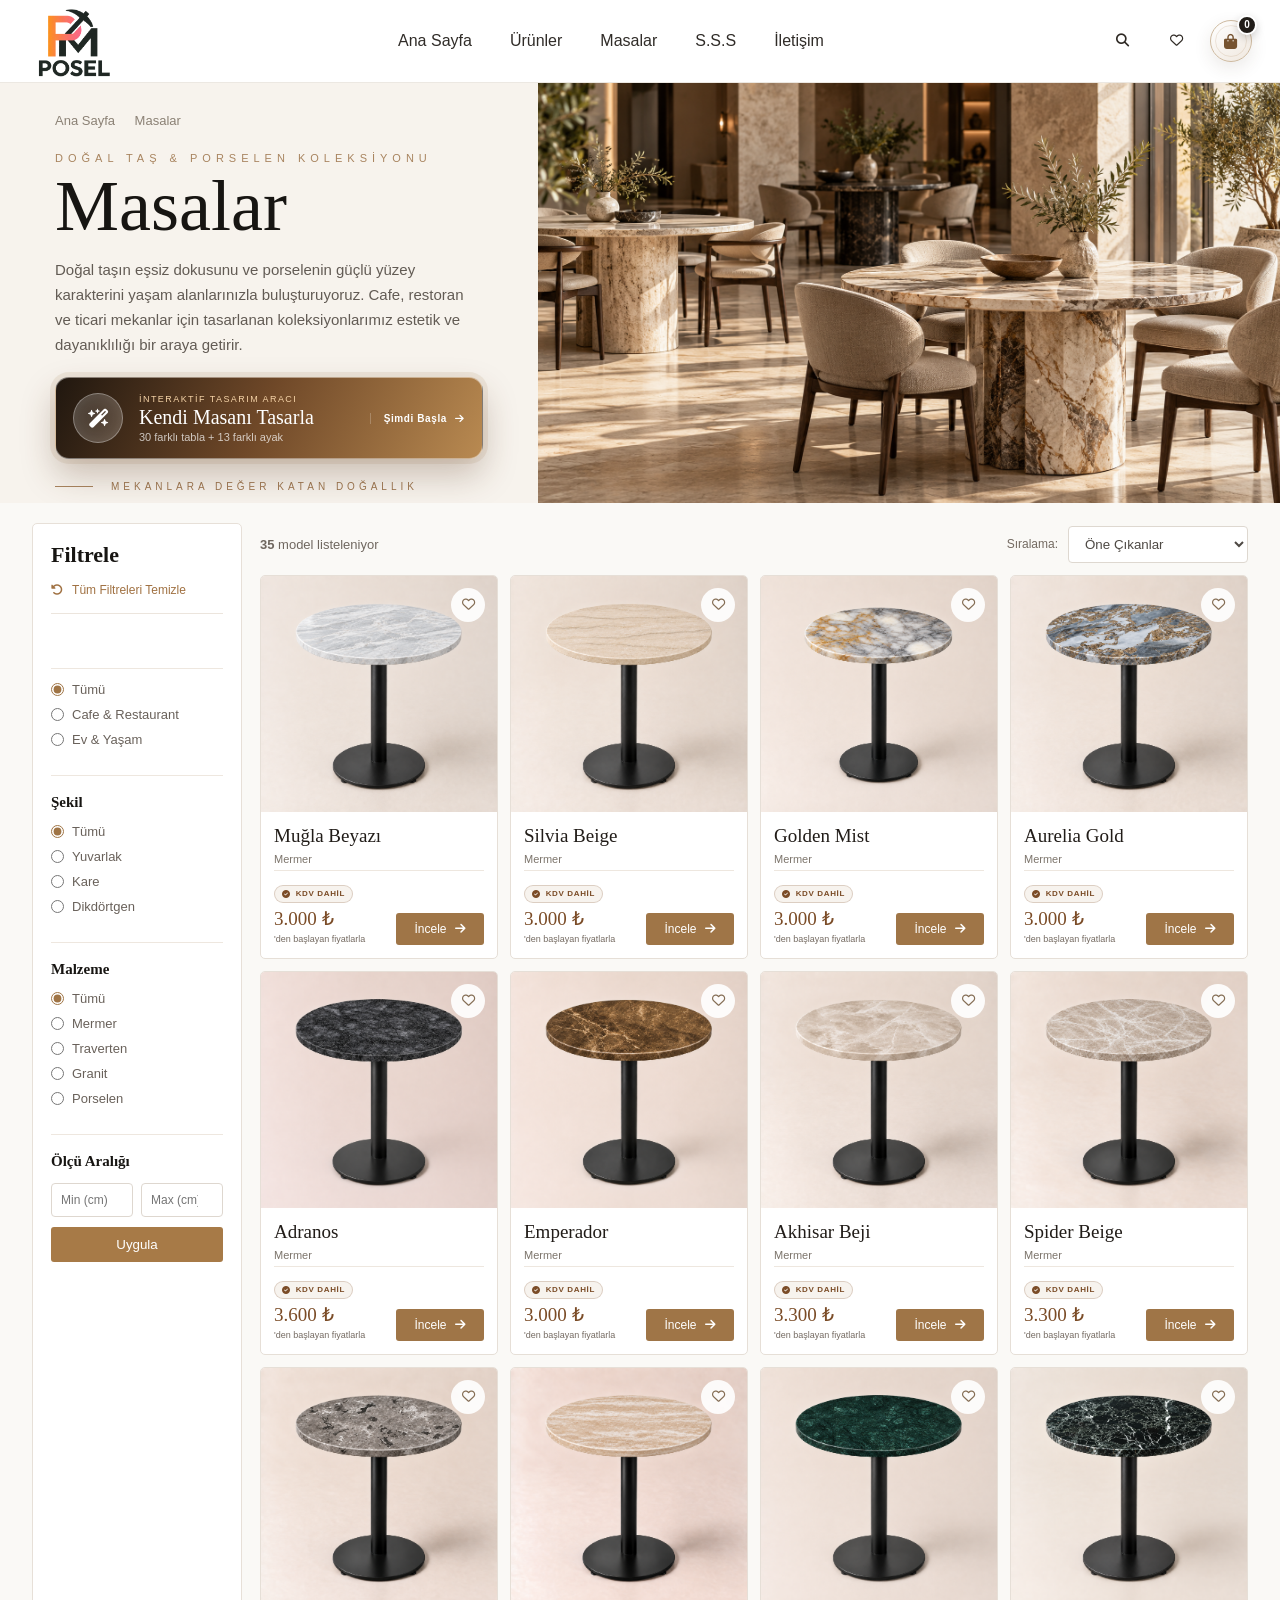
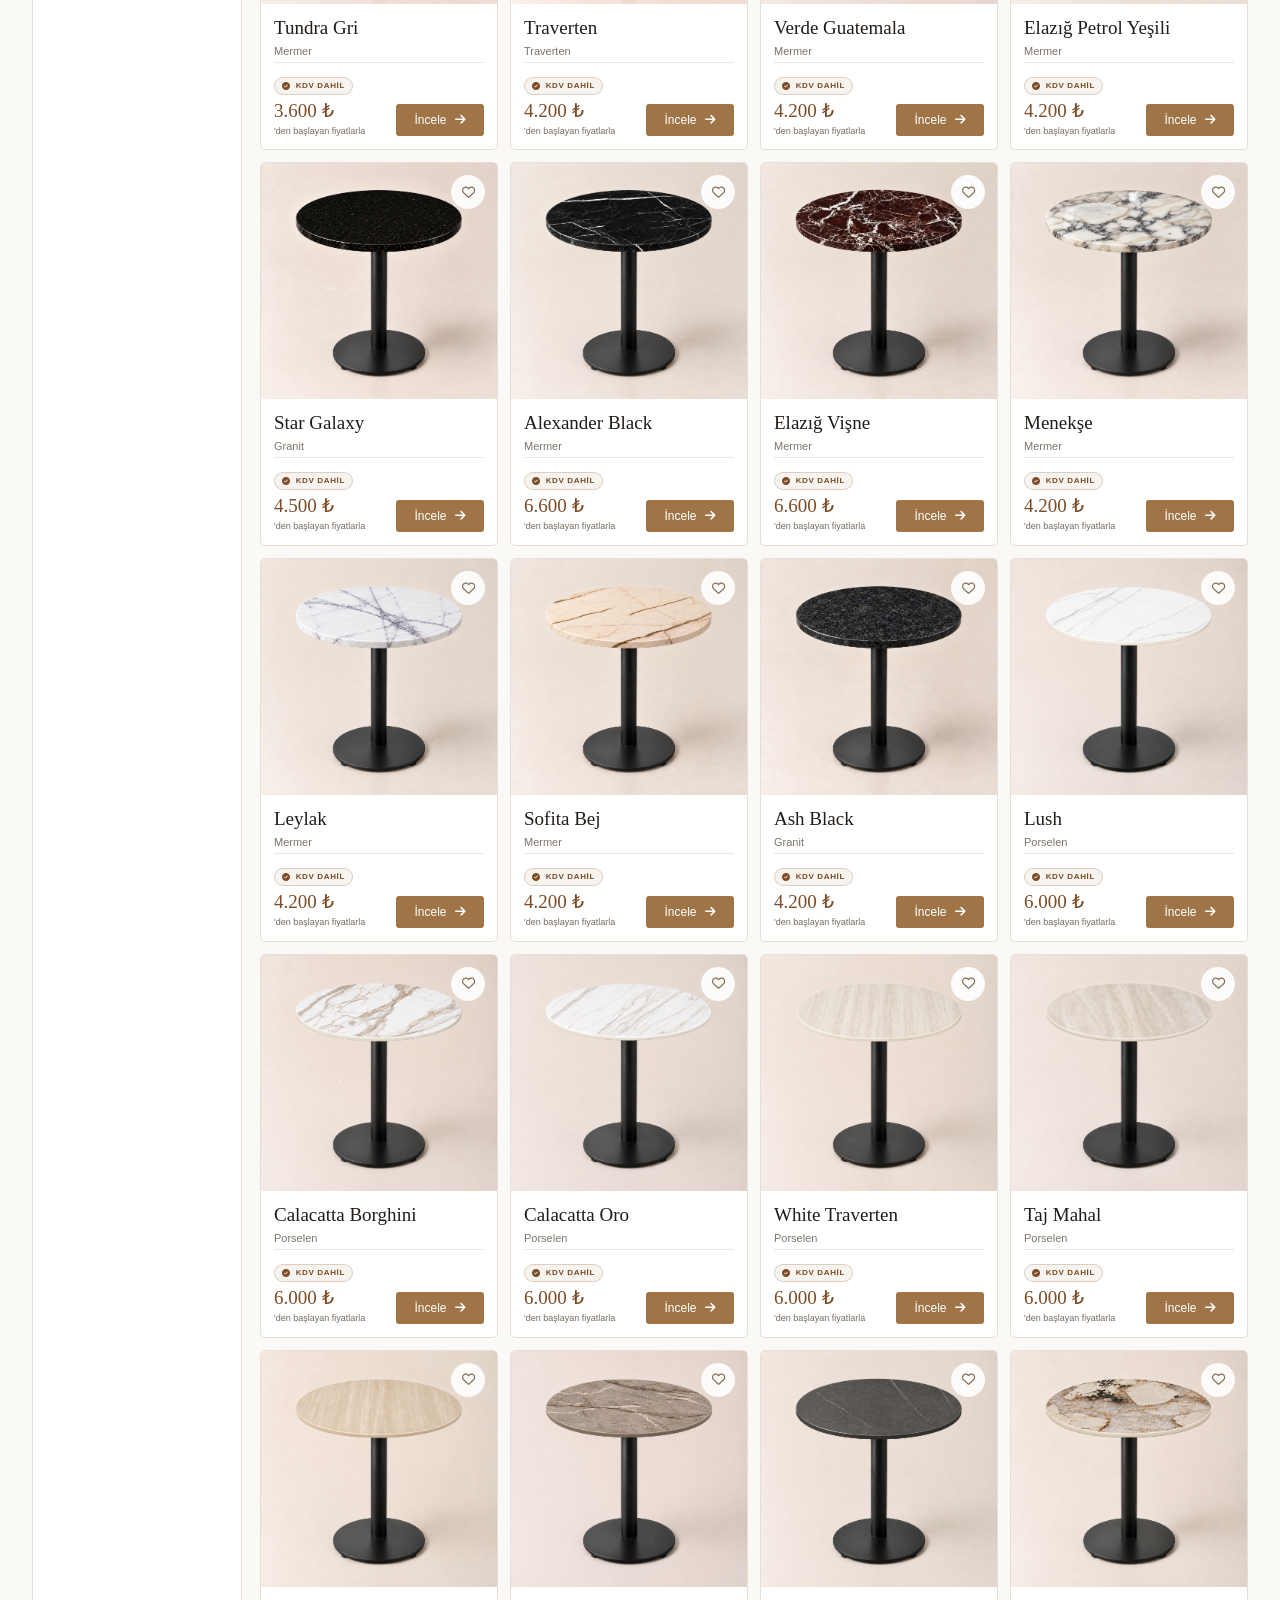
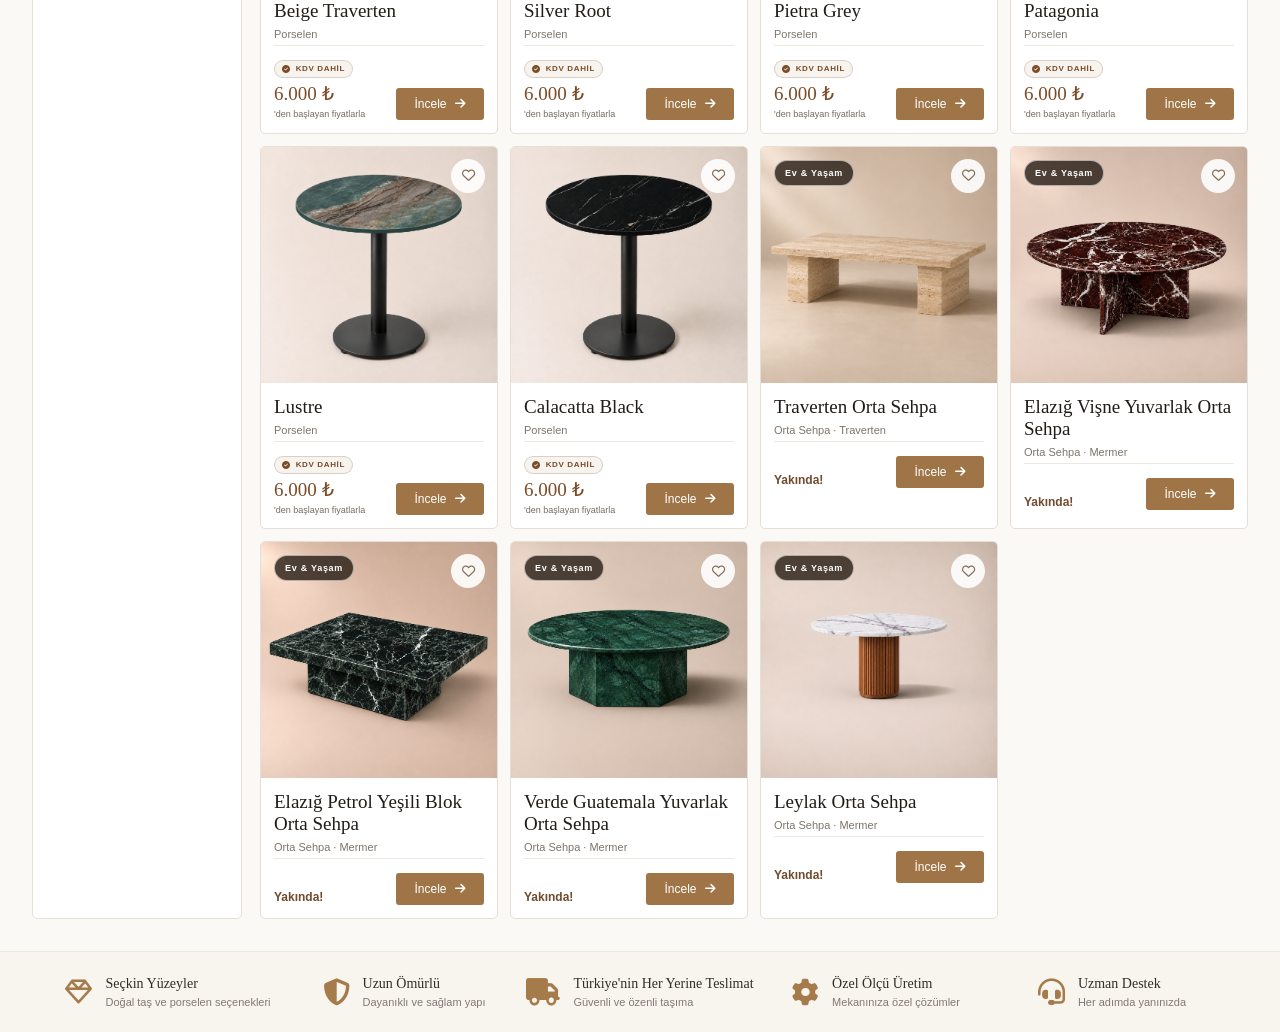
<file: masalar.html>
<!DOCTYPE html>
<html lang="tr">

<head>
    <meta charset="UTF-8">
    <meta name="viewport" content="width=device-width, initial-scale=1.0">

    <title>Mermer, Granit ve Porselen Masa Modelleri | Posel Madencilik</title>
    <meta name="description" content="Mermer, granit, traverten ve porselen masa modellerini ölçü, kullanım alanı ve malzeme seçenekleriyle keşfedin.">
    <meta name="robots" content="index, follow">
    <link rel="canonical" href="https://poselmadencilik.com/masalar.html">
    <meta property="og:locale" content="tr_TR">
    <meta property="og:type" content="website">
    <meta property="og:site_name" content="Posel Madencilik">
    <meta property="og:url" content="https://poselmadencilik.com/masalar.html">
    <meta property="og:title" content="Masa Modelleri | Posel Madencilik">
    <meta property="og:description" content="Doğal taş ve porselen masa modellerini, ölçülerini ve fiyatlarını inceleyin.">
    <meta name="twitter:card" content="summary">
    <meta name="twitter:title" content="Masa Modelleri | Posel Madencilik">
    <meta name="twitter:description" content="Doğal taş ve porselen masa modellerini, ölçülerini ve fiyatlarını inceleyin.">

    <link rel="icon" type="image/png" href="images/posel-favicon.png">

    <link rel="stylesheet" href="style.css">
    <link rel="stylesheet" href="mini-cart.css">
    <link rel="stylesheet" href="wishlist.css">

    <link rel="stylesheet" href="https://cdnjs.cloudflare.com/ajax/libs/font-awesome/6.5.2/css/all.min.css">

</head>

<body>
    <header class="site-header">
        <nav class="navbar">

            <a href="index.html" class="navbar-logo">
                <img src="images/posel-logo.png" alt="Posel Madencilik">
            </a>

            <ul class="nav-links" id="navLinks">
                <li><a href="index.html">Ana Sayfa</a></li>
                <li><a href="urunler.html">Ürünler</a></li>
                <li><a href="masalar.html" class="active">Masalar</a></li>
                <li><a href="projeler.html">S.S.S</a></li>
                <li><a href="iletisim.html">İletişim</a></li>
            </ul>

            <div class="nav-actions">

                <button class="nav-search-btn" type="button" aria-label="Ara">
                    <i class="fa-solid fa-magnifying-glass"></i>
                </button>

                <button class="wishlist-btn" type="button" aria-label="Favoriler">
                    <i class="fa-regular fa-heart"></i>
                </button>

                <button class="cart-btn" type="button" aria-label="Sepeti aç">
                    <i class="fa-solid fa-bag-shopping"></i>
                    <span class="cart-count">0</span>
                </button>

            </div>

            <button class="menu-toggle" id="menuToggle" type="button" aria-label="Menüyü aç" aria-expanded="false" aria-controls="navLinks">
                <span></span>
                <span></span>
                <span></span>
            </button>

        </nav>
    </header>

    <section class="tables-hero">
        <div class="tables-hero-content">
            <div class="tables-breadcrumb">
                Ana Sayfa <span></span> Masalar
            </div>

            <span class="tables-eyebrow">
                DOĞAL TAŞ & PORSELEN KOLEKSİYONU
            </span>

            <h1>Masalar</h1>

            <p>
                Doğal taşın eşsiz dokusunu ve porselenin güçlü yüzey
                karakterini yaşam alanlarınızla buluşturuyoruz. Cafe,
                restoran ve ticari mekanlar için tasarlanan koleksiyonlarımız
                estetik ve dayanıklılığı bir araya getirir.
            </p>

            <a href="kombinasyon.html" class="tables-combination-link" aria-label="30 farklı tabla ve 13 masa ayağıyla kendi masanı tasarla">
                <span class="combination-link-icon" aria-hidden="true">
                    <i class="fa-solid fa-wand-magic-sparkles"></i>
                </span>
                <span class="combination-link-copy">
                    <span class="combination-link-kicker">İNTERAKTİF TASARIM ARACI</span>
                    <strong>Kendi Masanı Tasarla</strong>
                    <small>30 farklı tabla + 13 farklı ayak</small>
                </span>
                <span class="combination-link-action">
                    Şimdi Başla
                    <i class="fa-solid fa-arrow-right"></i>
                </span>
            </a>

            <div class="hero-small-line">
                <span></span>
                MEKANLARA DEĞER KATAN DOĞALLIK
            </div>

        </div>

        <div class="tables-hero-image">
            <img src="images/tables/hero-image.png" alt="Doğal taş masa koleksiyonu">
        </div>

    </section>

    <main class="tables-section">
        <aside class="table-filters">
            <div class="filter-header">
                <h3>Filtrele</h3>

                <button id="clearFilters">
                    <i class="fa-solid fa-rotate-left"></i>
                    Tüm Filtreleri Temizle
                </button>
            </div>

            <div class="filter-group">
                <h4 class="filter-group"></h4>
                <label>
                    <input 
                        type="radio"
                        name="category"
                        value="all"
                        checked
                    >
                    Tümü
                </label>

                <label>
                    <input 
                        type="radio"
                        name="category"
                        value="cafe-restaurant"
                    >
                    Cafe & Restaurant
                </label>

                <label>
                    <input 
                        type="radio"
                        name="category"
                        value="dining"    
                    >
                    Ev & Yaşam
                </label>

            </div>

            <!-- SHAPE -->
            <div class="filter-group">

                <h4>Şekil</h4>

                <label>
                    <input 
                        type="radio"
                        name="shape"
                        value="all"
                        checked
                    >
                    Tümü
                </label>

                <label>
                    <input 
                        type="radio"
                        name="shape"
                        value="yuvarlak"
                    >
                    Yuvarlak
                </label>

                <label>
                    <input 
                        type="radio"
                        name="shape"
                        value="kare"
                    >
                    Kare
                </label>

                <label>
                    <input 
                        type="radio"
                        name="shape"
                        value="dikdortgen"
                    >
                    Dikdörtgen
                </label>

            </div>

            <!-- MATERIAL -->
            <div class="filter-group">
                <h4>Malzeme</h4>
                <label>
                    <input 
                        type="radio"
                        name="material"
                        value="all"
                        checked
                    >
                    Tümü
                </label>
                
                <label>
                    <input 
                        type="radio"
                        name="material"
                        value="mermer"
                    >
                    Mermer
                </label>
                
                <label>
                    <input 
                        type="radio"
                        name="material"
                        value="traverten"
                    >
                    Traverten
                </label>
                
                <label>
                    <input 
                        type="radio"
                        name="material"
                        value="granit"
                    >
                    Granit
                </label>

                <label>
                    <input
                        type="radio"
                        name="material"
                        value="porselen"
                    >
                    Porselen
                </label>

            </div>

            <!-- SIZE -->

            <div class="filter-group">
                <h4>Ölçü Aralığı</h4>
                
                <div class="size-filter">
                    <input 
                        type="number"
                        id="minSize"
                        placeholder="Min (cm)"
                    >

                    <input 
                        type="number"
                        id="maxSize"
                        placeholder="Max (cm)"
                    >
                </div>

                <button id="applySizeFilter" class="apply-filter-btn">
                    Uygula
                </button>

            </div>
                        
        </aside>

            <!-- RIGHT SIDE -->

        <section class="tables-content">
            <div class="tables-toolbar">
                <p>
                    <strong id="tableCount">0</strong>
                    model listeleniyor
                </p>

                <div class="toolbar-right">
                    <label for="sortTables">
                        Sıralama:
                    </label>

                    <select id="sortTables">
                        <option value="featured">Öne Çıkanlar</option>
                        <option value="price-low">
                            Fiyat: Düşükten Yükseğe
                        </option>
                        <option value="price-high">
                            Fiyat: Yüksekten Düşüğe
                        </option>
                        <option value="name">
                            İsme Göre
                        </option>
                    </select>

                </div>
            </div>

            <!-- GRID -->
            <div class="tables-grid" id="tablesGrid">
            </div>

            <div class="tables-empty" id="tablesEmpty">
                Bu kriterlere uygun masa bulunamadı.
            </div>

        </section>
        
    </main>

    <section class="tables-benefits">
        <div>
            <i class="fa-regular fa-gem"></i>
            <span>
                <strong>Seçkin Yüzeyler</strong>
                Doğal taş ve porselen seçenekleri
            </span>
        </div>

        <div>
            <i class="fa-solid fa-shield-halved"></i>
            <span>
                <strong>Uzun Ömürlü</strong>
                Dayanıklı ve sağlam yapı
            </span>
        </div>

        <div>
            <i class="fa-solid fa-truck"></i>
            <span>
                <strong>Türkiye'nin Her Yerine Teslimat</strong>
                Güvenli ve özenli taşıma
            </span>
        </div>

        <div>
            <i class="fa-solid fa-gear"></i>
            <span>
                <strong>Özel Ölçü Üretim</strong>
                Mekanınıza özel çözümler
            </span>
        </div>

        <div>
            <i class="fa-solid fa-headset"></i>
            <span>
                <strong>Uzman Destek</strong>
                Her adımda yanınızda
            </span>
        </div>


    </section>


    <script src="js/tables.js"></script>
    <script src="js/wishlist.js"></script>
    <script src="js/tables-page.js"></script>
    <script src="js/script.js"></script>
    <script src="js/site-search.js"></script>
    <script src="js/cart-popover.js"></script>

</body>


</html>
</file>
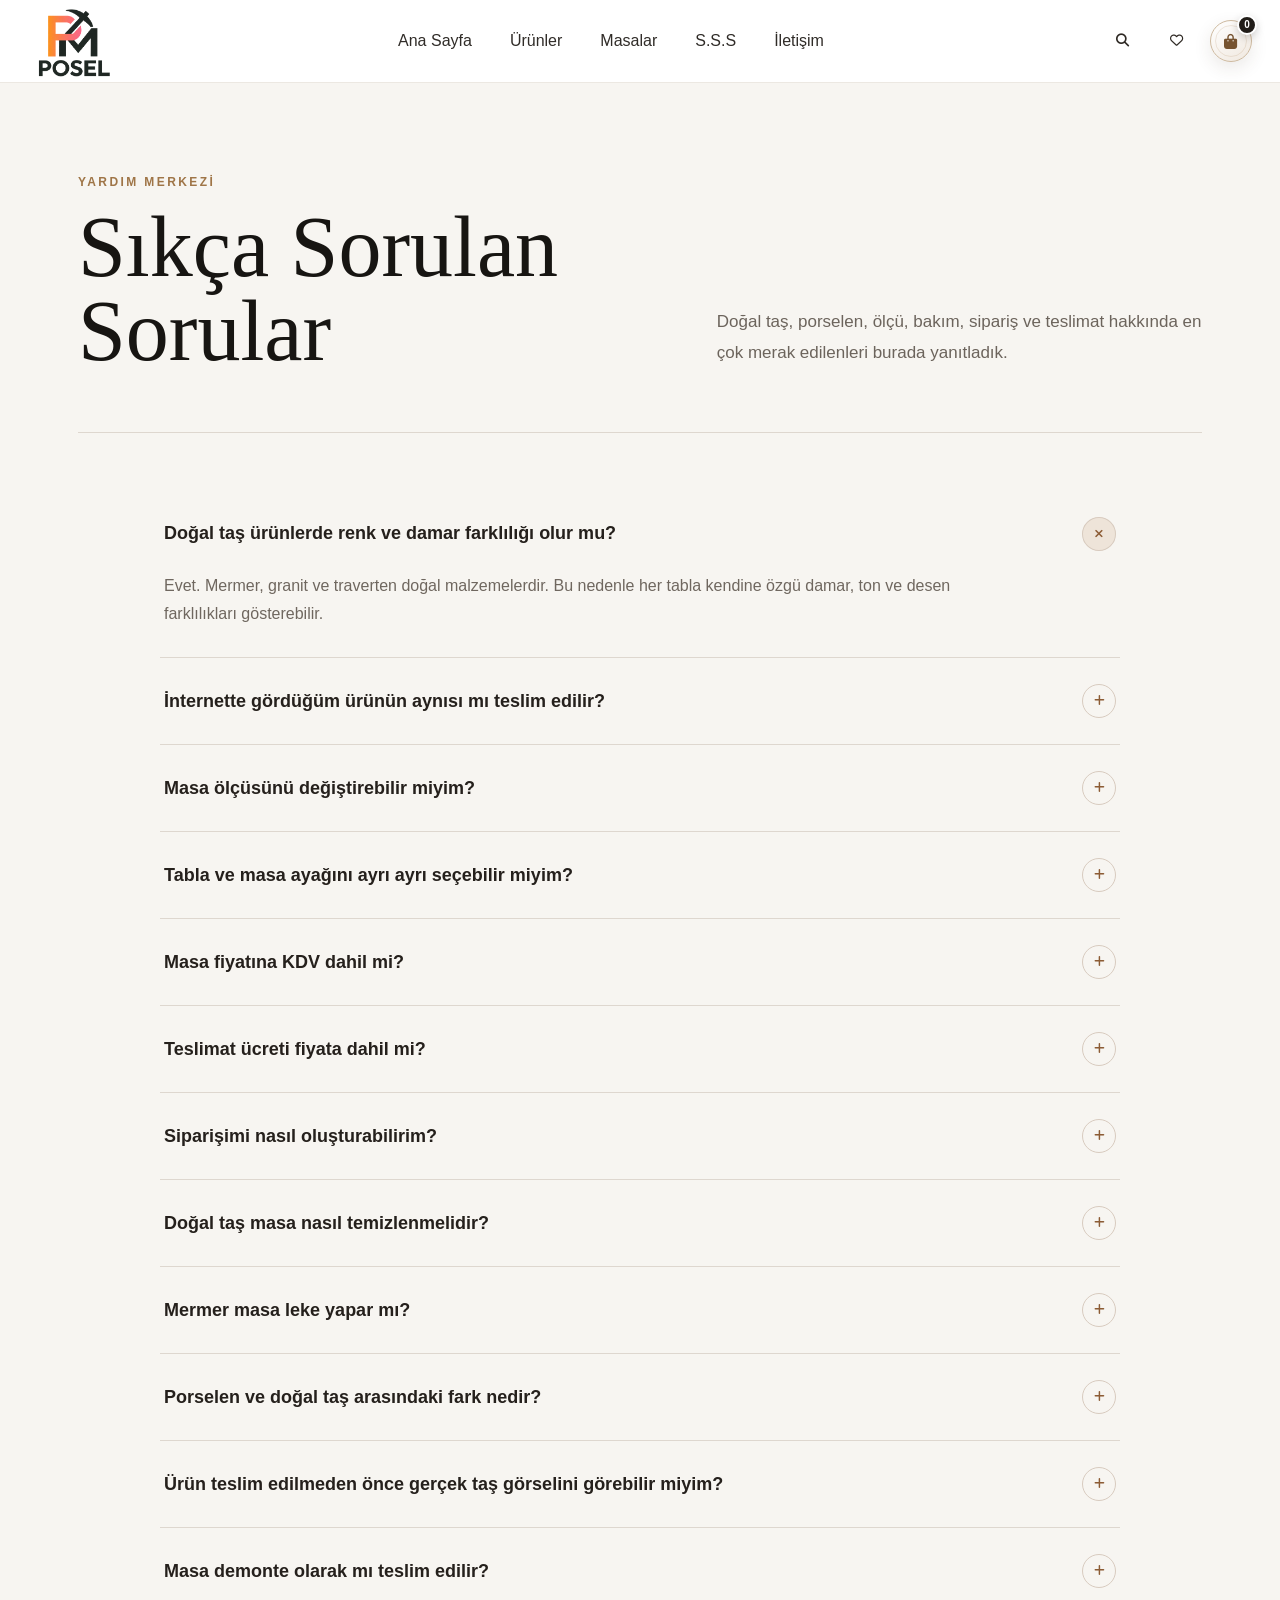
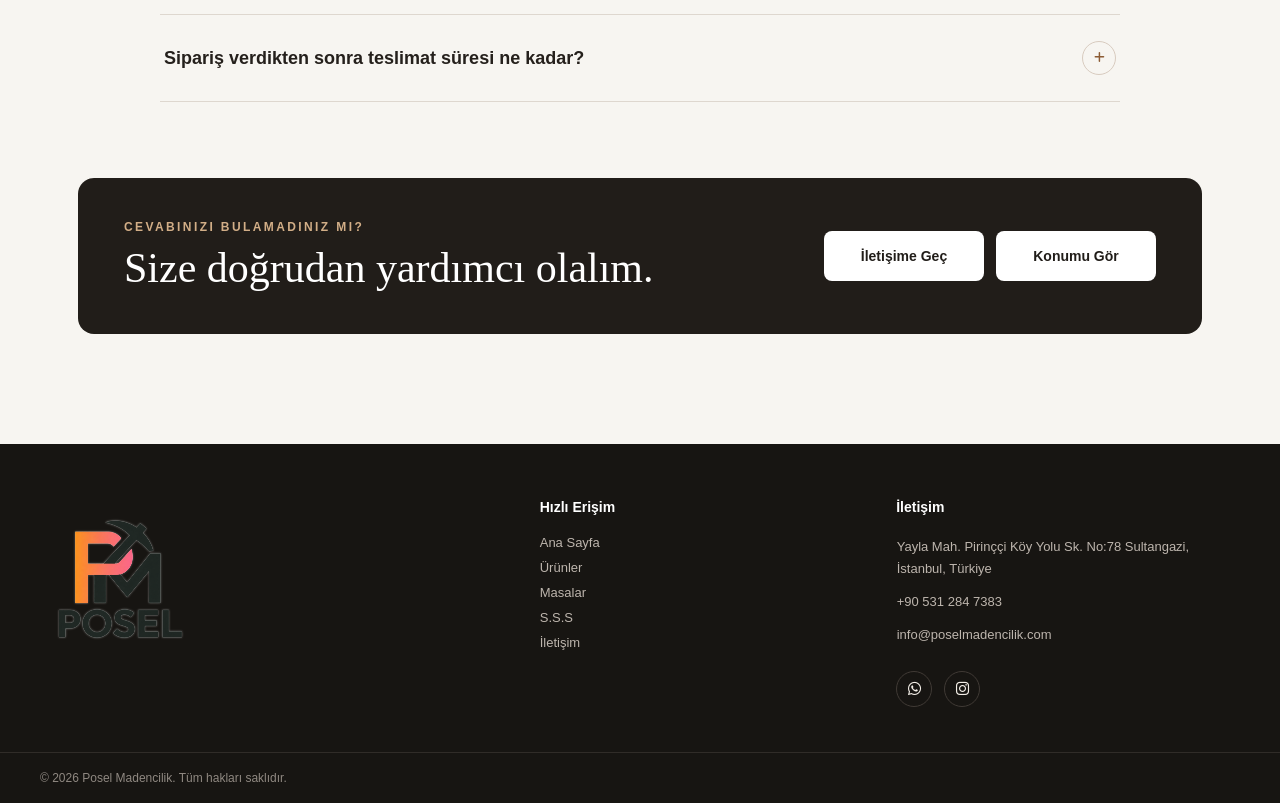
<file: projeler.html>
<!DOCTYPE html>
<html lang="tr">
<head>
    <meta charset="UTF-8">
    <meta name="viewport" content="width=device-width, initial-scale=1.0">
    <title>Sıkça Sorulan Sorular | Posel Madencilik</title>
    <meta name="description" content="Doğal taş farklılıkları, masa ölçüleri, bakım, fiyat, sipariş ve teslimat hakkında sıkça sorulan soruların yanıtlarını inceleyin.">
    <meta name="robots" content="index, follow">
    <link rel="canonical" href="https://poselmadencilik.com/projeler.html">
    <meta property="og:locale" content="tr_TR">
    <meta property="og:type" content="website">
    <meta property="og:site_name" content="Posel Madencilik">
    <meta property="og:url" content="https://poselmadencilik.com/projeler.html">
    <meta property="og:title" content="Sıkça Sorulan Sorular | Posel Madencilik">
    <meta property="og:description" content="Doğal taş masalar, bakım, ölçü, sipariş ve teslimatla ilgili merak ettiklerinizi öğrenin.">
    <meta name="twitter:card" content="summary">
    <meta name="twitter:title" content="Sıkça Sorulan Sorular | Posel Madencilik">
    <meta name="twitter:description" content="Doğal taş masalar, bakım, ölçü, sipariş ve teslimatla ilgili merak ettiklerinizi öğrenin.">
    <link rel="icon" type="image/png" href="images/posel-favicon.png">
    <link rel="stylesheet" href="style.css">
    <link rel="stylesheet" href="mini-cart.css">
    <link rel="stylesheet" href="wishlist.css">
    <link rel="stylesheet" href="https://cdnjs.cloudflare.com/ajax/libs/font-awesome/6.5.2/css/all.min.css">
</head>
<body>
    <header class="site-header">
        <nav class="navbar">
            <a href="index.html" class="navbar-logo"><img src="images/posel-logo.png" alt="Posel Madencilik"></a>
            <ul class="nav-links" id="navLinks">
                <li><a href="index.html">Ana Sayfa</a></li>
                <li><a href="urunler.html">Ürünler</a></li>
                <li><a href="masalar.html">Masalar</a></li>
                <li><a href="projeler.html" class="active">S.S.S</a></li>
                <li><a href="iletisim.html">İletişim</a></li>
            </ul>
            <div class="nav-actions">
                <button class="nav-search-btn" type="button" aria-label="Ara"><i class="fa-solid fa-magnifying-glass"></i></button>
                <button class="wishlist-btn" type="button" aria-label="Favoriler"><i class="fa-regular fa-heart"></i></button>
                <button class="cart-btn" type="button" aria-label="Sepeti aç"><i class="fa-solid fa-bag-shopping"></i><span class="cart-count">0</span></button>
            </div>
            <button class="menu-toggle" id="menuToggle" type="button" aria-label="Menüyü aç" aria-expanded="false" aria-controls="navLinks">
                <span></span><span></span><span></span>
            </button>
        </nav>
    </header>

    <main class="faq-page">
        <section class="faq-hero">
            <p class="faq-eyebrow">YARDIM MERKEZİ</p>
            <h1>Sıkça Sorulan<br>Sorular</h1>
            <p>Doğal taş, porselen, ölçü, bakım, sipariş ve teslimat hakkında en çok merak edilenleri burada yanıtladık.</p>
        </section>

        <section class="faq-list" aria-label="Sıkça sorulan sorular">
            <details open>
                <summary>Doğal taş ürünlerde renk ve damar farklılığı olur mu?<i class="fa-solid fa-plus" aria-hidden="true"></i></summary>
                <p>Evet. Mermer, granit ve traverten doğal malzemelerdir. Bu nedenle her tabla kendine özgü damar, ton ve desen farklılıkları gösterebilir.</p>
            </details>
            <details>
                <summary>İnternette gördüğüm ürünün aynısı mı teslim edilir?<i class="fa-solid fa-plus" aria-hidden="true"></i></summary>
                <p>Ürünün taş türü ve genel karakteri aynı olur; ancak doğal taşlarda damar ve ton yapısı görseldeki örnekten farklılık gösterebilir.</p>
            </details>
            <details>
                <summary>Masa ölçüsünü değiştirebilir miyim?<i class="fa-solid fa-plus" aria-hidden="true"></i></summary>
                <p>Sitede sunulan ölçüler arasından seçim yapabilirsiniz. Farklı ölçü talepleri için bizimle iletişime geçebilirsiniz.</p>
            </details>
            <details>
                <summary>Tabla ve masa ayağını ayrı ayrı seçebilir miyim?<i class="fa-solid fa-plus" aria-hidden="true"></i></summary>
                <p>Evet. “Kendi Masanı Oluştur” bölümünden tabla modeli, ölçü, şekil ve ayak seçeneğini bir araya getirebilirsiniz.</p>
            </details>
            <details>
                <summary>Masa fiyatına KDV dahil mi?<i class="fa-solid fa-plus" aria-hidden="true"></i></summary>
                <p>Evet. Sitede gösterilen ürün fiyatlarına KDV dahildir.</p>
            </details>
            <details>
                <summary>Teslimat ücreti fiyata dahil mi?<i class="fa-solid fa-plus" aria-hidden="true"></i></summary>
                <p>Teslimat bedeli; adres, ürün ölçüsü ve toplam adede göre ayrıca hesaplanır. Sepette şehir ve ilçenizi girerek kargo dahil fiyat isteyebilirsiniz.</p>
            </details>
            <details>
                <summary>Siparişimi nasıl oluşturabilirim?<i class="fa-solid fa-plus" aria-hidden="true"></i></summary>
                <p>Ürünleri sepetinize ekledikten sonra teslimat konumunuzu girip hazırlanan sepet mesajını WhatsApp üzerinden gönderebilirsiniz.</p>
            </details>
            <details>
                <summary>Doğal taş masa nasıl temizlenmelidir?<i class="fa-solid fa-plus" aria-hidden="true"></i></summary>
                <p>Yumuşak ve nemli bir bez ile nötr temizleyici kullanılması önerilir. Asitli veya aşındırıcı temizlik ürünlerinden kaçınılmalıdır.</p>
            </details>
            <details>
                <summary>Mermer masa leke yapar mı?<i class="fa-solid fa-plus" aria-hidden="true"></i></summary>
                <p>Doğal taş yüzeylerde dökülen sıvıların uzun süre bekletilmemesi önemlidir. Özellikle asitli içecek ve yiyecekler kısa sürede temizlenmelidir.</p>
            </details>
            <details>
                <summary>Porselen ve doğal taş arasındaki fark nedir?<i class="fa-solid fa-plus" aria-hidden="true"></i></summary>
                <p>Doğal taşın her parçası kendine özgüdür. Porselen daha kontrollü bir desen ve daha şık bir görünüm sunabilir ancak daha narindir. Üretim serileri arasında küçük ton veya desen farklılıkları görülebilir.</p>
            </details>
            <details>
                <summary>Ürün teslim edilmeden önce gerçek taş görselini görebilir miyim?<i class="fa-solid fa-plus" aria-hidden="true"></i></summary>
                <p>Stok ve üretim sürecine bağlı olarak kullanılacak taşın mevcut görselleri hakkında ekibimizden bilgi isteyebilirsiniz.</p>
            </details>
            <details>
                <summary>Masa demonte olarak mı teslim edilir?<i class="fa-solid fa-plus" aria-hidden="true"></i></summary>
                <p>Teslimat ve kurulum şekli ürün modeline ve teslimat adresine göre sipariş öncesinde netleştirilir.</p>
            </details>
            <details>
                <summary>Sipariş verdikten sonra teslimat süresi ne kadar?<i class="fa-solid fa-plus" aria-hidden="true"></i></summary>
                <p>Hazırlık ve teslimat süresi; ürün modeli, ölçü, adet ve teslimat adresine göre sipariş sırasında paylaşılır.</p>
            </details>
        </section>

        <section class="faq-contact">
            <div><p class="faq-eyebrow">CEVABINIZI BULAMADINIZ MI?</p><h2>Size doğrudan yardımcı olalım.</h2></div>
            <div class="faq-contact-actions"><a href="iletisim.html">İletişime Geç</a><a href="https://www.google.com/maps/dir/?api=1&amp;destination=41.1454445%2C28.8390483" target="_blank" rel="noopener noreferrer">Konumu Gör</a></div>
        </section>
    </main>

    <footer class="site-footer">
        <div class="footer-main">
            <div class="footer-brand"><img src="images/posel-logo.png" alt="Posel Madencilik"></div>
            <div class="footer-column"><h3>Hızlı Erişim</h3><a href="index.html">Ana Sayfa</a><a href="urunler.html">Ürünler</a><a href="masalar.html">Masalar</a><a href="projeler.html">S.S.S</a><a href="iletisim.html">İletişim</a></div>
            <div class="footer-column footer-contact"><h3>İletişim</h3><p><a href="https://www.google.com/maps/dir/?api=1&amp;destination=41.1454445%2C28.8390483" target="_blank" rel="noopener noreferrer">Yayla Mah. Pirinççi Köy Yolu Sk. No:78 Sultangazi, İstanbul, Türkiye</a></p><p><a href="tel:+905312847383">+90 531 284 7383</a></p><p><a href="mailto:info@poselmadencilik.com">info@poselmadencilik.com</a></p><div class="footer-socials"><a href="https://wa.me/905312847383" aria-label="WhatsApp'tan ulaşın"><i class="fa-brands fa-whatsapp"></i></a><a href="https://www.instagram.com/poseltr/" target="_blank" rel="noopener noreferrer" aria-label="Instagram’da Posel Madencilik"><i class="fa-brands fa-instagram" aria-hidden="true"></i></a></div></div>
        </div>
        <div class="footer-bottom"><span>© 2026 Posel Madencilik. Tüm hakları saklıdır.</span></div>
    </footer>

    <script src="js/tables.js"></script>
    <script src="js/wishlist.js"></script>
    <script src="js/script.js"></script>
    <script src="js/site-search.js"></script>
    <script src="js/cart-popover.js"></script>
</body>
</html>
</file>
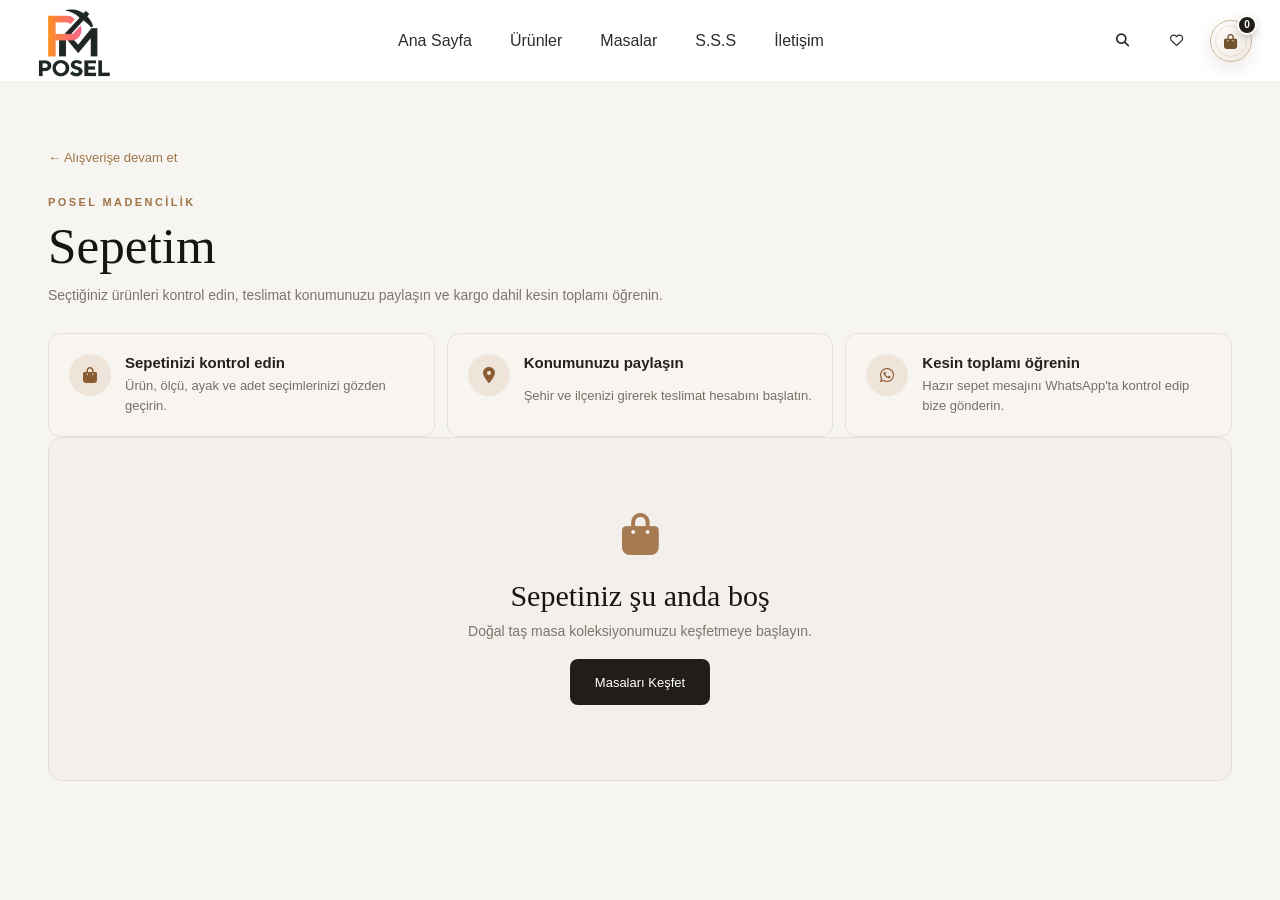
<file: sepet.html>
<!DOCTYPE html>
<html lang="tr">
<head>
    <meta charset="UTF-8">
    <meta name="viewport" content="width=device-width, initial-scale=1.0">
    <title>Sepetim | Posel Madencilik</title>
    <meta name="description" content="Seçtiğiniz Posel Madencilik ürünlerini, ölçüleri ve adetleri kontrol ederek teslimat dahil fiyat talebinizi oluşturun.">
    <meta name="robots" content="noindex, follow">
    <link rel="canonical" href="https://poselmadencilik.com/sepet.html">
    <meta property="og:locale" content="tr_TR">
    <meta property="og:type" content="website">
    <meta property="og:site_name" content="Posel Madencilik">
    <meta property="og:url" content="https://poselmadencilik.com/sepet.html">
    <meta property="og:title" content="Sepetim | Posel Madencilik">
    <meta property="og:description" content="Seçtiğiniz masa modellerini ve ölçüleri kontrol edin.">
    <meta name="twitter:card" content="summary">
    <meta name="twitter:title" content="Sepetim | Posel Madencilik">
    <meta name="twitter:description" content="Seçtiğiniz masa modellerini ve ölçüleri kontrol edin.">
    <link rel="icon" type="image/png" href="images/posel-favicon.png">

    <link rel="stylesheet" href="style.css">
    <link rel="stylesheet" href="mini-cart.css">
    <link rel="stylesheet"
          href="https://cdnjs.cloudflare.com/ajax/libs/font-awesome/6.5.2/css/all.min.css">

    <style>
        /* CART PAGE */

        .cart-page {
            max-width: 1240px;
            margin: 65px auto 100px;
            padding: 0 28px;
        }

        .cart-back {
            display: inline-flex;
            align-items: center;
            gap: 8px;
            color: #9f7547;
            text-decoration: none;
            font-size: 13px;
        }

        .cart-eyebrow {
            margin: 30px 0 8px;
            color: #9f7547;
            font-size: 11px;
            font-weight: 600;
            letter-spacing: 2.4px;
        }

        .cart-page h1 {
            margin: 0;
            font-family: Georgia, serif;
            font-size: clamp(36px, 4vw, 52px);
            font-weight: 400;
        }

        .cart-description {
            margin: 12px 0 0;
            color: #7d756c;
            font-size: 14px;
        }

        .order-steps {
            display: grid;
            grid-template-columns: repeat(3, minmax(0, 1fr));
            gap: 12px;
            margin-top: 30px;
        }

        .order-step {
            display: grid;
            grid-template-columns: 42px minmax(0, 1fr);
            column-gap: 14px;
            min-width: 0;
            padding: 20px;
            border: 1px solid #e6dfd7;
            border-radius: 12px;
            background: #f8f5f1;
        }

        .order-step i {
            grid-row: 1 / span 2;
            display: grid;
            width: 42px;
            height: 42px;
            place-items: center;
            border-radius: 50%;
            background: #eee4d9;
            color: #8c5c35;
        }

        .order-step h2 {
            margin: 0 0 5px;
            color: #25201c;
            font-size: 15px;
            font-weight: 600;
        }

        .order-step p {
            margin: 0;
            color: #786f67;
            font-size: 13px;
            line-height: 1.55;
        }

        /* CART LAYOUT */

        .cart-layout {
            display: grid;
            grid-template-columns: minmax(0, 1.7fr) minmax(280px, 1fr);
            gap: 32px;
            align-items: start;
            margin-top: 42px;
        }

        /* CART ITEMS */

        .cart-items-header {
            display: flex;
            justify-content: space-between;
            align-items: center;
            gap: 15px;
            padding-bottom: 18px;
            border-bottom: 1px solid #e6dfd7;
        }

        .cart-items-header h2 {
            margin: 0;
            font-size: 18px;
            font-weight: 500;
        }

        .clear-cart {
            display: inline-flex;
            align-items: center;
            justify-content: center;
            gap: 7px;
            min-height: 38px;
            padding: 0 13px;
            border: 1px solid #d9c9b9;
            border-radius: 8px;
            background: #fff;
            color: #8d493e;
            font: inherit;
            font-size: 11px;
            font-weight: 700;
            cursor: pointer;
            transition: background .2s ease, border-color .2s ease, color .2s ease;
        }

        .clear-cart:hover {
            border-color: #9b4135;
            background: #fff7f5;
            color: #9b4135;
        }

        .cart-item {
            display: grid;
            grid-template-columns: 135px minmax(0, 1fr);
            gap: 22px;
            padding: 24px 0;
            border-bottom: 1px solid #e6dfd7;
        }

        .cart-item-image {
            width: 135px;
            height: 135px;
            object-fit: cover;
            background: #f0ebe5;
            border: 1px solid #e6dfd7;
            border-radius: 10px;
        }

        .cart-item-info {
            min-width: 0;
        }

        .cart-item-info h3 {
            margin: 2px 0 8px;
            font-family: Georgia, serif;
            font-size: 23px;
            font-weight: 400;
        }

        .cart-item-meta {
            margin: 0 0 8px;
            color: #7d756c;
            font-size: 13px;
        }

        .cart-item-unit {
            margin: 12px 0;
            color: #8c5c35;
            font-size: 16px;
            font-weight: 500;
        }

        .cart-item-bottom {
            display: flex;
            align-items: center;
            justify-content: space-between;
            flex-wrap: wrap;
            gap: 12px;
            margin-top: 16px;
        }

        .quantity-control {
            display: flex;
            align-items: center;
            gap: 10px;
        }

        .quantity-control label {
            color: #7d756c;
            font-size: 12px;
        }

        .quantity-control input {
            box-sizing: border-box;
            width: 70px;
            height: 38px;
            padding: 0 10px;
            border: 1px solid #dcd2c8;
            border-radius: 7px;
            background: #fff;
            color: #171512;
            font: inherit;
            font-size: 14px;
        }

        .cart-item-total {
            color: #171512;
            font-size: 17px;
            font-weight: 600;
        }

        .remove-item {
            display: inline-flex;
            align-items: center;
            gap: 6px;
            margin-top: 14px;
            padding: 0;
            border: none;
            background: transparent;
            color: #9f7547;
            font-size: 12px;
            cursor: pointer;
        }

        .remove-item:hover {
            color: #765330;
        }

        /* ORDER SUMMARY */

        .cart-summary {
            padding: 28px;
            border: 1px solid #e4d9cd;
            border-radius: 14px;
            background: #f0ebe4;
        }

        .cart-summary h2 {
            margin: 0 0 24px;
            font-family: Georgia, serif;
            font-size: 26px;
            font-weight: 400;
        }

        .summary-row {
            display: flex;
            justify-content: space-between;
            gap: 16px;
            padding: 14px 0;
            color: #6e655d;
            font-size: 14px;
        }

        .summary-row strong {
            color: #171512;
        }

        .summary-total {
            display: flex;
            justify-content: space-between;
            align-items: center;
            gap: 12px;
            margin-top: 14px;
            padding-top: 22px;
            border-top: 1px solid #d9cabb;
        }

        .summary-total span {
            color: #171512;
            font-size: 15px;
            font-weight: 500;
        }

        .summary-total strong {
            font-family: Georgia, serif;
            font-size: 26px;
            font-weight: 400;
        }

        .summary-note {
            margin: 20px 0 0;
            color: #847a70;
            font-size: 12px;
            line-height: 1.7;
        }

        .continue-shopping {
            display: flex;
            align-items: center;
            justify-content: center;
            gap: 10px;
            min-height: 50px;
            margin-top: 24px;
            border-radius: 8px;
            background: #211d19;
            color: #fff;
            text-decoration: none;
            font-size: 14px;
            font-weight: 600;
            transition: background 0.2s ease;
        }

        .continue-shopping:hover {
            background: #9f7547;
        }

        .quick-quote {
            margin-top: 22px;
            padding-top: 20px;
            border-top: 1px solid #d9cabb;
        }

        .quick-quote-title {
            margin: 0 0 5px;
            color: #171512;
            font-size: 14px;
            font-weight: 600;
        }

        .quick-quote-note {
            margin: 0 0 15px;
            color: #847a70;
            font-size: 12px;
            line-height: 1.55;
        }

        .quick-location {
            display: grid;
            grid-template-columns: 1fr 1fr;
            gap: 10px;
        }

        .quick-location label {
            display: flex;
            flex-direction: column;
            gap: 6px;
            color: #6e655d;
            font-size: 11px;
            font-weight: 600;
        }

        .quick-location input {
            box-sizing: border-box;
            width: 100%;
            min-width: 0;
            height: 42px;
            padding: 0 11px;
            border: 1px solid #d7cabb;
            border-radius: 7px;
            background: #fff;
            color: #171512;
            font: inherit;
            font-size: 13px;
            outline: none;
        }

        .quick-location input:focus {
            border-color: #9f7547;
            box-shadow: 0 0 0 3px rgba(159, 117, 71, .12);
        }

        .whatsapp-quote {
            display: flex;
            align-items: center;
            justify-content: center;
            gap: 9px;
            width: 100%;
            min-height: 52px;
            margin-top: 14px;
            padding: 0 15px;
            border: 0;
            border-radius: 8px;
            background: #25d366;
            color: #102d1a;
            font: inherit;
            font-size: 13px;
            font-weight: 700;
            cursor: pointer;
            transition: background .2s ease, transform .2s ease;
        }

        .whatsapp-quote:hover {
            background: #49df7e;
            transform: translateY(-1px);
        }

        .quote-privacy {
            margin: 11px 0 0;
            color: #8b8178;
            font-size: 10px;
            line-height: 1.5;
            text-align: center;
        }

        /* EMPTY CART */

        .empty-cart {
            padding: 75px 20px;
            text-align: center;
            border: 1px solid #e6dfd7;
            border-radius: 14px;
            background: #f3f0eb;
        }

        .empty-cart i {
            color: #a67b51;
            font-size: 42px;
        }

        .empty-cart h2 {
            margin: 24px 0 10px;
            font-family: Georgia, serif;
            font-size: 30px;
            font-weight: 400;
        }

        .empty-cart p {
            color: #7d756c;
            font-size: 14px;
        }

        .empty-cart a {
            display: inline-flex;
            align-items: center;
            justify-content: center;
            min-height: 46px;
            margin-top: 20px;
            padding: 0 25px;
            border-radius: 8px;
            background: #211d19;
            color: #fff;
            text-decoration: none;
            font-size: 13px;
        }

        .empty-cart a:hover {
            background: #9f7547;
        }

        .is-hidden {
            display: none !important;
        }

        /* RESPONSIVE */

        @media (max-width: 850px) {
            .cart-layout {
                grid-template-columns: 1fr;
            }

            .order-steps {
                grid-template-columns: 1fr;
            }

        }

        @media (max-width: 550px) {
            .cart-page {
                margin: 30px auto 65px;
                padding: 0 18px;
            }

            .cart-item {
                grid-template-columns: 100px minmax(0, 1fr);
                gap: 15px;
            }

            .cart-item-image {
                width: 100px;
                height: 100px;
            }

            .cart-item-info h3 {
                font-size: 20px;
            }

            .cart-summary {
                padding: 22px;
            }

            .cart-item-bottom {
                align-items: flex-start;
            }

            .quick-location {
                grid-template-columns: 1fr;
            }
        }
    </style>
</head>

<body>

    <!-- NAVBAR -->

    <header class="site-header">
        <nav class="navbar">

            <a href="index.html" class="navbar-logo">
                <img src="images/posel-logo.png" alt="Posel Madencilik">
            </a>

            <ul class="nav-links" id="navLinks">
                <li><a href="index.html">Ana Sayfa</a></li>
                <li><a href="urunler.html">Ürünler</a></li>
                <li><a href="masalar.html">Masalar</a></li>
                <li><a href="projeler.html">S.S.S</a></li>
                <li><a href="iletisim.html">İletişim</a></li>
            </ul>

            <div class="nav-actions">

                <button class="nav-search-btn" type="button" aria-label="Ara">
                    <i class="fa-solid fa-magnifying-glass"></i>
                </button>

                <button class="wishlist-btn" type="button" aria-label="Favoriler">
                    <i class="fa-regular fa-heart"></i>
                </button>

                <button class="cart-btn" type="button" aria-label="Sepeti aç">
                    <i class="fa-solid fa-bag-shopping"></i>
                    <span class="cart-count">0</span>
                </button>

            </div>

            <button class="menu-toggle" id="menuToggle" type="button" aria-label="Menüyü aç" aria-expanded="false" aria-controls="navLinks">
                <span></span>
                <span></span>
                <span></span>
            </button>
        </nav>
    </header>


    <!-- CART PAGE -->

    <main class="cart-page">

        <a href="masalar.html" class="cart-back">
            ← Alışverişe devam et
        </a>

        <p class="cart-eyebrow">POSEL MADENCİLİK</p>

        <h1>Sepetim</h1>

        <p class="cart-description">
            Seçtiğiniz ürünleri kontrol edin, teslimat konumunuzu paylaşın ve kargo dahil kesin toplamı öğrenin.
        </p>

        <section class="order-steps" aria-label="Sipariş süreci">
            <article class="order-step">
                <i class="fa-solid fa-bag-shopping" aria-hidden="true"></i>
                <h2>Sepetinizi kontrol edin</h2>
                <p>Ürün, ölçü, ayak ve adet seçimlerinizi gözden geçirin.</p>
            </article>
            <article class="order-step">
                <i class="fa-solid fa-location-dot" aria-hidden="true"></i>
                <h2>Konumunuzu paylaşın</h2>
                <p>Şehir ve ilçenizi girerek teslimat hesabını başlatın.</p>
            </article>
            <article class="order-step">
                <i class="fa-brands fa-whatsapp" aria-hidden="true"></i>
                <h2>Kesin toplamı öğrenin</h2>
                <p>Hazır sepet mesajını WhatsApp'ta kontrol edip bize gönderin.</p>
            </article>
        </section>


        <!-- CART CONTENT -->

        <div class="cart-layout" id="cartLayout">

            <section class="cart-items-section">

                <div class="cart-items-header">

                    <h2>Sepetinizdeki Ürünler</h2>

                    <button class="clear-cart" id="clearCartBtn"
                            type="button">
                        <i class="fa-regular fa-trash-can"></i>
                        Sepeti Temizle
                    </button>

                </div>

                <div id="cartItems"></div>

            </section>


            <!-- ORDER SUMMARY -->

            <aside class="cart-summary" id="cartSummary">

                <h2>Sipariş Özeti</h2>

                <div class="summary-row">
                    <span>Toplam ürün adedi</span>
                    <strong id="summaryCount">0</strong>
                </div>

                <div class="summary-row">
                    <span>Ara toplam</span>
                    <strong id="subtotal">₺0</strong>
                </div>

                <div class="summary-row">
                    <span>Teslimat</span>
                    <strong>Adrese göre</strong>
                </div>

                <div class="summary-total">
                    <span>Ürün Toplamı</span>
                    <strong id="grandTotal">₺0</strong>
                </div>

                <p class="summary-note">
                    Ürün tutarı seçilen ölçü ve adetlere göre
                    hesaplanmaktadır. Teslimat bedeli; adres, ürün
                    ölçüsü ve toplam adede göre ayrıca hesaplanır.
                </p>

                <form class="quick-quote" id="quickQuoteForm">
                    <p class="quick-quote-title">Kargo dahil fiyatı öğrenin</p>
                    <p class="quick-quote-note">
                        Yalnızca teslimat konumunu girin; sepetiniz hazır
                        WhatsApp mesajına otomatik eklensin.
                    </p>

                    <div class="quick-location">
                        <label>
                            Şehir
                            <input name="city" autocomplete="address-level1"
                                   placeholder="Örn. Bursa" required>
                        </label>
                        <label>
                            İlçe
                            <input name="district" autocomplete="address-level2"
                                   placeholder="Örn. Nilüfer" required>
                        </label>
                    </div>

                    <button class="whatsapp-quote" type="submit">
                        <i class="fa-brands fa-whatsapp"></i>
                        Kargo Dahil Fiyatı WhatsApp'tan Öğren
                    </button>

                    <p class="quote-privacy">
                        Ödeme alınmaz. Mesajı WhatsApp'ta kontrol edip siz gönderirsiniz.
                    </p>
                </form>

                <a href="masalar.html" class="continue-shopping">
                    <i class="fa-solid fa-arrow-left"></i>
                    Alışverişe Devam Et
                </a>

            </aside>

        </div>


        <!-- EMPTY CART -->

        <div class="empty-cart is-hidden" id="emptyCart">

            <i class="fa-solid fa-bag-shopping"></i>

            <h2>Sepetiniz şu anda boş</h2>

            <p>
                Doğal taş masa koleksiyonumuzu keşfetmeye başlayın.
            </p>

            <a href="masalar.html">
                Masaları Keşfet
            </a>

        </div>

    </main>


    <!-- CART JAVASCRIPT -->

    <script>

        /* LOAD CART */

        function getCart() {
            try {
                const saved = JSON.parse(
                    localStorage.getItem("posusCart") || "[]"
                );

                return Array.isArray(saved) ? saved : [];
            } catch {
                return [];
            }
        }

        function normalizeUnitPrice(item) {
            const unitPrice = Number(item.unitPrice ?? item.retailUnitPrice ?? item.price);
            if (Number.isFinite(unitPrice)) {
                item.price = unitPrice;
                item.unitPrice = unitPrice;
            }
            if (Number.isFinite(Number(item.retailLegSurcharge))) {
                item.legSurcharge = Number(item.retailLegSurcharge);
            }
            delete item.retailUnitPrice;
            delete item.wholesaleUnitPrice;
            delete item.retailLegSurcharge;
            delete item.wholesaleLegSurcharge;
            delete item.priceTier;
            return item;
        }

        let cart = getCart().filter(item =>
            item &&
            Number.isFinite(Number(item.price)) &&
            Number(item.price) >= 0 &&
            Number.isInteger(Number(item.quantity)) &&
            Number(item.quantity) > 0
        ).map(item => normalizeUnitPrice({
            ...item,
            price: Number(item.price),
            quantity: Number(item.quantity)
        }));


        /* ELEMENTS */

        const cartItems = document.getElementById("cartItems");
        const cartLayout = document.getElementById("cartLayout");
        const emptyCart = document.getElementById("emptyCart");
        const clearCartBtn = document.getElementById("clearCartBtn");

        const summaryCount = document.getElementById("summaryCount");
        const subtotal = document.getElementById("subtotal");
        const grandTotal = document.getElementById("grandTotal");
        const cartCounter = document.querySelector(".cart-count");
        const quickQuoteForm = document.getElementById("quickQuoteForm");


        /* FORMAT PRICE */

        function formatPrice(price) {
            return new Intl.NumberFormat("tr-TR", {
                style: "currency",
                currency: "TRY",
                maximumFractionDigits: 0
            }).format(price);
        }


        /* SAVE CART */

        function saveCart() {
            localStorage.setItem("posusCart", JSON.stringify(cart));
            renderCart();
            window.dispatchEvent(new CustomEvent("posusCartUpdated", {
                detail: { source: "cart-page" }
            }));
        }


        /* RENDER CART */

        function renderCart() {

            cartItems.innerHTML = "";

            const totalQuantity = cart.reduce(
                (total, item) => total + item.quantity,
                0
            );

            const totalAmount = cart.reduce(
                (total, item) =>
                    total + item.price * item.quantity,
                0
            );

            cartCounter.textContent = totalQuantity;
            summaryCount.textContent = totalQuantity;
            subtotal.textContent = formatPrice(totalAmount);
            grandTotal.textContent = formatPrice(totalAmount);


            /* EMPTY STATE */

            if (cart.length === 0) {
                cartLayout.classList.add("is-hidden");
                emptyCart.classList.remove("is-hidden");
                return;
            }

            cartLayout.classList.remove("is-hidden");
            emptyCart.classList.add("is-hidden");


            /* CREATE PRODUCT ROWS */

            cart.forEach((item, index) => {

                const row = document.createElement("article");
                row.className = "cart-item";

                row.innerHTML = `
                    <img class="cart-item-image" alt="">

                    <div class="cart-item-info">

                        <h3 class="item-name"></h3>

                        <p class="cart-item-meta item-material"></p>
                        <p class="cart-item-meta item-size"></p>
                        <p class="cart-item-meta item-leg"></p>

                        <p class="cart-item-unit item-unit-price"></p>

                        <div class="cart-item-bottom">

                            <div class="quantity-control">
                                <label>Adet</label>
                                <input
                                    class="quantity-input"
                                    type="number"
                                    min="1"
                                    step="1"
                                >
                            </div>

                            <strong class="cart-item-total item-total"></strong>

                        </div>

                        <button class="remove-item" type="button">
                            <i class="fa-regular fa-trash-can"></i>
                            Ürünü Kaldır
                        </button>

                    </div>
                `;

                const image = row.querySelector(".cart-item-image");
                image.src = item.image || "";
                image.alt = `${item.name || "Ürün"} masa`;

                row.querySelector(".item-name").textContent =
                    item.name || "Ürün";

                row.querySelector(".item-material").textContent =
                    `Malzeme: ${item.material || "Belirtilmedi"}`;

                row.querySelector(".item-size").textContent =
                    `Ölçü: ${item.size} cm`;

                const legMeta = row.querySelector(".item-leg");
                legMeta.textContent = item.leg ? `Masa ayağı: ${item.leg}` : "";
                legMeta.hidden = !item.leg;

                row.querySelector(".item-unit-price").textContent =
                    `${formatPrice(item.price)} / adet`;

                row.querySelector(".item-total").textContent =
                    formatPrice(item.price * item.quantity);

                const quantityInput =
                    row.querySelector(".quantity-input");

                quantityInput.value = item.quantity;
                quantityInput.dataset.index = index;
                quantityInput.setAttribute(
                    "aria-label",
                    `${item.name || "Ürün"} adet`
                );

                row.querySelector(".remove-item").dataset.index =
                    index;

                cartItems.appendChild(row);

            });

        }


        /* CHANGE QUANTITY */

        cartItems.addEventListener("change", event => {

            if (!event.target.classList.contains("quantity-input")) {
                return;
            }

            const index = Number(event.target.dataset.index);
            const quantity = Number(event.target.value);

            if (!cart[index]) return;

            if (!Number.isInteger(quantity) || quantity < 1) {
                event.target.value = cart[index].quantity;
                return;
            }

            cart[index].quantity = quantity;
            normalizeUnitPrice(cart[index]);

            saveCart();

        });


        /* REMOVE PRODUCT */

        cartItems.addEventListener("click", event => {

            const button = event.target.closest(".remove-item");

            if (!button) return;

            const index = Number(button.dataset.index);

            if (!cart[index]) return;

            cart.splice(index, 1);

            saveCart();

        });


        /* CLEAR CART */

        clearCartBtn.addEventListener("click", () => {

            if (cart.length === 0) return;

            const confirmed = confirm(
                "Sepetinizdeki tüm ürünleri kaldırmak istiyor musunuz?"
            );

            if (!confirmed) return;

            cart = [];

            saveCart();

        });


        /* QUICK WHATSAPP QUOTE */

        quickQuoteForm.addEventListener("submit", event => {
            event.preventDefault();

            if (!quickQuoteForm.reportValidity() || cart.length === 0) {
                return;
            }

            const location = Object.fromEntries(
                new FormData(quickQuoteForm).entries()
            );
            const totalQuantity = cart.reduce(
                (total, item) => total + item.quantity,
                0
            );
            const totalAmount = cart.reduce(
                (total, item) => total + item.price * item.quantity,
                0
            );
            const productLines = cart.map((item, index) =>
                `${index + 1}. ${item.name} — ${item.size} cm${item.leg ? ` — ${item.leg}` : ""} — ${item.quantity} adet — ${formatPrice(item.price * item.quantity)}`
            );

            const message = [
                "Merhaba, kargo dahil toplam fiyatı öğrenmek istiyorum.",
                "",
                ...productLines,
                "",
                `Toplam ürün adedi: ${totalQuantity}`,
                `Ürün toplamı: ${formatPrice(totalAmount)}`,
                `Teslimat: ${location.district} / ${location.city}`,
                "",
                "Teslimat dahil kesin toplamı paylaşabilir misiniz?"
            ].join("\n");

            window.open(
                `https://wa.me/905312847383?text=${encodeURIComponent(message)}`,
                "_blank",
                "noopener,noreferrer"
            );
        });

        window.addEventListener("posusCartUpdated", event => {
            if (event.detail?.source === "cart-page") return;

            cart = getCart().filter(item =>
                item &&
                Number.isFinite(Number(item.price)) &&
                Number(item.price) >= 0 &&
                Number.isInteger(Number(item.quantity)) &&
                Number(item.quantity) > 0
            ).map(item => ({
                ...item,
                price: Number(item.price),
                quantity: Number(item.quantity)
            }));

            renderCart();
        });


        /* INITIAL RENDER */

        renderCart();

    </script>
    <script src="js/script.js"></script>
    <script src="js/site-search.js"></script>
    <script src="js/cart-popover.js"></script>

</body>
</html>
</file>
<file: style.css>
* {
    margin: 0;
    padding: 0;
    box-sizing: border-box;
}

body {
    font-family: Arial, sans-serif;
    background-color: #f7f5f1;
    color: #171512;
}

a {
    text-decoration: none;
    color: inherit;
}

ul {
    list-style: none;
}

.site-header {
    background-color: #ffffff;
    border-bottom: 1px solid #ece8e2;
}

.navbar {
    max-width: 1400px;
    margin: 0 auto;
    min-height: 70px;
    display: flex;
    align-items: center;
    justify-content: space-between;
    padding: 0 28px;
}

.navbar-logo {
    display: flex;
    align-items: center;
    flex-shrink: 0;
    text-decoration: none;
}

.navbar-logo img {
    display: block;
    width: 92px;
    height: auto;
    object-fit: contain;
}

.logo {
    font-size: 26px;
    font-weight: 700;
    letter-spacing: 2px;
}

.nav-actions {
    display: flex;
    align-items: center;
    gap: 12px;
}

.nav-links {
    display: flex;
    align-items: center;
    gap: 38px;
}

.nav-links > li {
    position: relative;
}

.nav-links a {
    font-size: 16px;
    color: #302c28;
    transition: color 0.3s ease;
}

.nav-links a:hover {
    color: #a8845f;
}

.quote-btn {
    padding: 12px 20px;
    background-color: #171512;
    color: #ffffff;
    font-size: 13px;
    font-weight: 600;
    transition: background-color 0.3s ease;
}

.quote-btn:hover {
    background-color: #a8845f;
}

.dropdown-menu {
    position: absolute;
    top: 100%;
    left: 0;
    min-width: 170px;
    padding: 12px 0;
    background-color: #ffffff;
    box-shadow: 0 12px 30px rgba(0, 0, 0, 0.08);
    opacity: 0;
    visibility: hidden;
    transform: translateY(10px);
    transition: all 0.3s ease;
}

.dropdown-menu li a {
    display: block;
    padding: 10px 18xp;
}

.dropdown:hover .dropdown-menu {
    opacity: 1;
    visibility: visible;
    transform: translateY(0);
}

.hero {
    position: relative;
    max-width: 1800px;
    min-height: 650px;
    margin: 10px auto;
    border-radius: 15px;
    background-image: url("images/hero-table-desktop.webp");
    background-size: cover;
    background-position: center;
    background-repeat: no-repeat;
    display: flex;
    align-items: center;
}

.hero-content {
    position: relative;
    z-index: 2;
    width: 42%;
    padding: 70px 50px;
}

.hero-content h1 {
    font-family: 'Times New Roman', Times, serif;
}

.hero-label {
    display: inline-block;
    margin-bottom: 18px;
    color: #a57545;
    font-size: 15px;
    font-weight: 600;
    letter-spacing: 3px;
}

.hero h1 {
    margin-bottom: 24px;
    color: #171512;
    font-size: 68px;
    line-height: 0.98;
    font-weight: 500;
}

.hero p {
    max-width: 480px;
    margin-bottom: 32px;
    color: #a57545;
    font-weight: 550;
    font-size: 17px;
    line-height: 1.7;
}

.hero-actions {
    display: flex;
    align-items: center;
    gap: 14px;
}

.hero-primary-btn {
    display: inline-flex;
    align-items: center;
    justify-content: center;
    padding: 14px 22px;
    font-size: 14px;
    font-weight: 600;
    transition: all 0.3s ease;
}

.hero-primary-btn {
    background-color: #171512;
    color: #ffffff;
    border-radius: 15px
}

.hero-secondary-btn {
    border: 1px solid #a8845f;
}

.hero-secondary-btn:hover {
    background-color: #171512;
    color: #ffffff;
}

.hero-visual {
    position: absolute;

    top: 0;
    right: 0;

    width: 78%;
    height: 100%;

    z-index: 1;
}

.hero-visual img {
    width: 100%;
    height: 100%;
    object-fit: cover;
    object-position: center;
    display: block;
}

.hero-features {
    max-width: 1800px;
    width: 100%;
    margin: 24px auto 0;
    display: grid;
    grid-template-columns: repeat(3, 1fr);
    gap: 20px;
    padding: 0 50px 35px;
}

.hero-feature {
    position: relative;
    overflow: hidden;
    height: 240px;
    border-radius: 14px;
}

.hero-feature:first-child {
    padding-left: 0;
}

.hero-feature:last-child {
    border-right: none;
}

.hero-feature h3 {
    margin-bottom: 6px;
    color: #171412;
    font-size: 14px;
    font-weight: 600;
}

.hero-feature p {
    color: #7a726a;
    font-size: 12px;
    line-height: 1.5;
}

.feature-image {
    width: 100%;
    height: 100%;
    object-fit: cover;
    display: block;
    transition: transform 0.5s ease;
}

.feature-text {
    position: absolute;
    left: 22px;
    right: 22px;
    bottom: 20px;
    z-index: 2;
}

.hero-feature::after {
    content: "";
    position: absolute;
    inset: 0;
    background: linear-gradient(
        to top,
        rgba(18, 16, 14, 0.72) 0%,
        rgba(18, 16, 14, 0.38) 35%,
        rgba(18, 16, 14, 0.08) 70%,
        rgba(18, 16, 14, 0) 100%
    );

    z-index: 1;
}

.hero-feature:hover .feature-image {
    transform: scale(1.04);
}

.feature-text h3 {
    color: ffffff;
    font-size: 19px;
    line-height: 1.2;
    margin-bottom: 7px;
    text-shadow: 0 2px 8px rgba(0, 0, 0, 0.28);
    max-width: 70%;
}

.feature-text p {
    color: rgba(255, 255, 255, 0.85);
    font-size: 13px;
    line-height: 1.45;
    text-shadow: 0 2px 8px rgba(0, 0, 0, 0.22);
    max-width: 70%;
}

.table-categories {
    max-width: 1600px;
    margin: 35px auto 0;
    display: grid;
    grid-template-columns: repeat(3, 1fr);
    gap: 16px;
    font-family: 'Times New Roman', Times, serif
}

.table-category-card {
    position: relative;
    height: 220px;
    background-color: #f3efe9;
    border-radius: 16px;
    overflow: hidden;
    text-decoration: none;
    color: inherit;
    transition: transform 0.35s ease,
                box-shadow 0.35s ease;
}

.table-category-card img {
    position: absolute;
    inset: 0;
    width: 100%;
    height: 100%;
    object-fit: cover;
    object-position: center;
    display: block;
    z-index: 1;
    transition: transform 0.45s ease;
}

.table-category-text {
    position: relative;
    z-index: 2;
    width: 38%;
    height: 100%;
    padding: 28px 22px;
    display: flex;
    flex-direction: column;
    justify-content: center;
    align-items: flex-start;
}

.table-category-card::after {
    content: "";
    position: absolute;
    inset: 0;
    background: linear-gradient(
        90deg,
        rgba(247, 245, 241, 0.98) 0%
        rgba(247, 245, 241, 0.92) 28%
        rgba(247, 245, 241, 0.35) 48%
        rgba(247, 245, 241, 0) 68%
    );

    z-index: 1;
    pointer-events: none;
}

.table-category-arrow {
    margin-top: 24px;
    width: 38px;
    height: 38px;
    display: flex;
    align-items: center;
    justify-content: center;
    background-color: #fff;
    color: #171512;
    border-radius: 50%;
    font-size: 16px;
    box-shadow: 0 6px 16px rgba(0, 0, 0, 0.08);
    transition: transform 0.3s ease
                background-color 0.3s ease;
}

.table-category-card:hover .table-category-arrow {
    transform: translateX(5px);
    background-color: #171512;
    color: #fff;
}

.table-category-text h3 {
    font-size: 24px;
    line-height: 1.1;
    font-weight: 500;
    color: #171512;
    margin-bottom: 0;
}

.calculator-promo {
    position: relative;
    display: block;
    max-width: 1800px;
    height: 500px;
    margin: 35px auto;
    border-radius: 18px;
    overflow: hidden;
    color: inherit;
    text-decoration: none;
    cursor: pointer;
}

.calculator-promo:focus-visible {
    outline: 3px solid #a8845f;
    outline-offset: 4px;
}

.calculator-promo-image {
    width: 100%;
    height: 100%;
    object-fit: cover;
    display: block;
}

.calculator-promo-content {
    position: absolute;
    left: 100px;
    top: 45%;
    transform: translateY(-50%);
    max-width: 600px;
    z-index: 2;
}

.promo-label {
    display: inline-block;
    margin-bottom: 15px;
    color: #a8845f;
    font-size: 12px;
    font-weight: 600;
    letter-spacing: 3px;
}

.calculator-promo-content h2 {
    font-size: 48px;
    line-height: 1;
    color: #171512;
    margin-bottom: 20px;
}

.calculator-promo-content p {
    max-width: 420px;
    color: #625b54;
    font-size: 20px;
    line-height: 1.6;
}

.calculator-cta {
    display: inline-flex;
    margin-top: 35px;
    padding: 15px 24px;
    background-color: #171512;
    color: #fff;
    border-radius: 6px;
    font-weight: 600;
    transition: 0.3s ease;
}

.calculator-cta:hover,
.calculator-promo:hover .calculator-cta,
.calculator-promo:focus-visible .calculator-cta {
    background-color: #a8845f;
    transform: translateX(4px);
}

.featured-products {
    max-width: 1800px;
    margin: 70px auto;
}

.featured-header {
    display: flex;
    align-items: end;
    justify-content: space-between;
    margin-bottom: 24px;
}

.featured-header h2 {
    margin-top: 8px;
    font-size: 38px;
    font-weight: 500;
    color: #171512;
}

.view-all {
    font-size: 13px;
    font-weight: 600;
    color: #171512;
    transition: transform .3s ease;
}

.view-all:hover {
    transform: translateX(4px);
}

.product-grid {
    display: grid;
    grid-template-columns: repeat(4, 1fr);
    gap: 18px;
}

.product-card {
    color: inherit;
    text-decoration: none;
}

.product-image-wrap {
    height: 280px;
    border-radius: 14px;
    overflow: hidden;
    background-color: #f1ede7;
}

.product-image-wrap img {
    width: 100%;
    height: 100%;
    object-fit: cover;
    display: block;
    transition: transform .45s ease;
}

.product-card:hover img {
    transform: scale(1.02);
}

.product-info {
    padding-top: 14px;
}

.product-info h3 {
    font-size: 17px;
    font-weight: 600;
    margin-bottom: 4px;
}

.product-info span {
    display: block;
    font-size: 12px;
    color: #817970;
    margin-bottom: 8px;
}

.product-info strong {
    font-size: 15px;
    font-weight: 600;
    color: #171512;
}

.trust-strip {
    max-width: 1400px;
    margin: 35px auto 0;
    padding: 20px 0;
    display: grid;
    grid-template-columns: repeat(3, 1fr);
    border-top: 1px solid #e1dbd3;
    border-bottom: 1px solid #e1dbd3;
}

.brand-assurance {
    max-width: 1400px;
    margin: 110px auto 70px;
    display: grid;
    grid-template-columns: minmax(0, 0.9fr) minmax(0, 1.1fr);
    gap: clamp(48px, 7vw, 100px);
    align-items: center;
}

.brand-assurance-image {
    position: relative;
    min-height: 680px;
    overflow: hidden;
    border-radius: 18px;
    background: #e9e2da;
}

.brand-assurance-image::after {
    content: "";
    position: absolute;
    inset: auto 0 0;
    height: 38%;
    background: linear-gradient(transparent, rgba(20, 17, 14, 0.62));
    pointer-events: none;
}

.brand-assurance-image img {
    display: block;
    width: 100%;
    height: 100%;
    min-height: 680px;
    object-fit: cover;
}

.brand-assurance-image span {
    position: absolute;
    z-index: 1;
    right: 28px;
    bottom: 26px;
    left: 28px;
    color: #fff;
    font-size: 14px;
    letter-spacing: 0.06em;
}

.brand-assurance-content h2 {
    margin: 12px 0 24px;
    color: #171512;
    font-family: Georgia, serif;
    font-size: clamp(40px, 4vw, 60px);
    font-weight: 400;
    line-height: 1.08;
}

.brand-assurance-lead {
    max-width: 650px;
    margin: 0;
    color: #625b54;
    font-size: 17px;
    line-height: 1.8;
}

.brand-assurance-points {
    margin-top: 34px;
    border-top: 1px solid #ded7cf;
}

.brand-assurance-points > div {
    display: grid;
    grid-template-columns: 42px minmax(0, 1fr);
    column-gap: 16px;
    padding: 22px 0;
    border-bottom: 1px solid #ded7cf;
}

.brand-assurance-points i {
    grid-row: 1 / span 2;
    display: grid;
    width: 42px;
    height: 42px;
    place-items: center;
    border-radius: 50%;
    background: #eee5dc;
    color: #946a40;
}

.brand-assurance-points h3 {
    margin: 0 0 6px;
    color: #25201c;
    font-size: 17px;
    font-weight: 600;
}

.brand-assurance-points p {
    margin: 0;
    color: #746c64;
    font-size: 14px;
    line-height: 1.65;
}

.brand-assurance-link {
    display: inline-flex;
    margin-top: 30px;
    padding-bottom: 7px;
    border-bottom: 1px solid #9f7547;
    color: #765330;
    font-size: 14px;
    font-weight: 600;
    text-decoration: none;
    transition: color 0.2s ease, border-color 0.2s ease;
}

.brand-assurance-link:hover {
    border-color: #171512;
    color: #171512;
}

@media (max-width: 1050px) {
    .brand-assurance {
        margin-right: 28px;
        margin-left: 28px;
        grid-template-columns: minmax(0, 0.85fr) minmax(0, 1.15fr);
        gap: 42px;
    }

    .brand-assurance-image,
    .brand-assurance-image img {
        min-height: 580px;
    }
}

@media (max-width: 760px) {
    .brand-assurance {
        margin: 70px 20px 55px;
        grid-template-columns: 1fr;
        gap: 36px;
    }

    .brand-assurance-image,
    .brand-assurance-image img {
        min-height: 470px;
    }

    .brand-assurance-content h2 {
        font-size: clamp(34px, 10vw, 46px);
    }
}

/* FAQ PAGE */

.faq-page {
    max-width: 1180px;
    margin: 0 auto;
    padding: 92px 28px 110px;
}

.faq-hero {
    display: grid;
    grid-template-columns: minmax(0, 1.05fr) minmax(280px, 0.95fr);
    column-gap: clamp(48px, 8vw, 110px);
    align-items: end;
    padding-bottom: 58px;
    border-bottom: 1px solid #ded7cf;
}

.faq-eyebrow {
    grid-column: 1 / -1;
    margin: 0 0 16px;
    color: #9f7547;
    font-size: 12px;
    font-weight: 700;
    letter-spacing: 0.2em;
}

.faq-hero h1 {
    margin: 0;
    color: #171512;
    font-family: Georgia, serif;
    font-size: clamp(52px, 7vw, 86px);
    font-weight: 400;
    line-height: 0.98;
}

.faq-hero > p:last-child {
    margin: 0 0 5px;
    color: #6c645c;
    font-size: 17px;
    line-height: 1.8;
}

.faq-list {
    max-width: 960px;
    margin: 58px auto 0;
}

.faq-list details {
    border-bottom: 1px solid #ded7cf;
}

.faq-list summary {
    display: flex;
    align-items: center;
    justify-content: space-between;
    gap: 24px;
    padding: 26px 4px;
    color: #25201c;
    font-size: 18px;
    font-weight: 600;
    line-height: 1.45;
    list-style: none;
    cursor: pointer;
}

.faq-list summary::-webkit-details-marker {
    display: none;
}

.faq-list summary i {
    display: grid;
    width: 34px;
    height: 34px;
    flex: 0 0 34px;
    place-items: center;
    border: 1px solid #d8cbbf;
    border-radius: 50%;
    color: #8c5c35;
    font-size: 12px;
    transition: transform 0.2s ease, background 0.2s ease;
}

.faq-list details[open] summary i {
    background: #eee4d9;
    transform: rotate(45deg);
}

.faq-list details > p {
    max-width: 790px;
    margin: -5px 56px 0 4px;
    padding: 0 0 28px;
    color: #6f675f;
    font-size: 16px;
    line-height: 1.8;
}

.faq-contact {
    display: flex;
    align-items: center;
    justify-content: space-between;
    gap: 36px;
    margin-top: 76px;
    padding: 42px 46px;
    border-radius: 16px;
    background: #211d19;
    color: #fff;
}

.faq-contact .faq-eyebrow {
    margin-bottom: 10px;
    color: #d2ae87;
}

.faq-contact h2 {
    margin: 0;
    font-family: Georgia, serif;
    font-size: clamp(28px, 4vw, 42px);
    font-weight: 400;
}

.faq-contact-actions {
    display: flex;
    flex-wrap: wrap;
    justify-content: flex-end;
    gap: 12px;
}

.faq-contact a {
    display: inline-flex;
    align-items: center;
    justify-content: center;
    min-width: 160px;
    min-height: 50px;
    padding: 0 22px;
    border-radius: 8px;
    background: #fff;
    color: #211d19;
    font-size: 14px;
    font-weight: 700;
    text-decoration: none;
    transition: background 0.2s ease, color 0.2s ease;
}

.faq-contact a:hover {
    background: #9f7547;
    color: #fff;
}

@media (max-width: 720px) {
    .faq-page {
        padding: 58px 20px 75px;
    }

    .faq-hero {
        grid-template-columns: 1fr;
        gap: 24px;
        padding-bottom: 38px;
    }

    .faq-hero h1 {
        font-size: clamp(46px, 15vw, 64px);
    }

    .faq-list {
        margin-top: 36px;
    }

    .faq-list summary {
        padding: 22px 0;
        font-size: 16px;
    }

    .faq-list details > p {
        margin-right: 0;
        margin-left: 0;
        font-size: 15px;
    }

    .faq-contact {
        align-items: flex-start;
        flex-direction: column;
        margin-top: 54px;
        padding: 30px 26px;
    }

    .faq-contact a {
        width: 100%;
    }

    .faq-contact-actions {
        width: 100%;
        justify-content: stretch;
    }
}

.trust-item {
    display: flex;
    align-items: center;
    justify-content: center;
    gap: 16px;
    padding: 8px 34px;
}

.trust-item:not(:last-child) {
    border-right: 1px solid #ded7cf;
}

.trust-icon {
    font-size: 31px;
    color: #a07d58;
    width: 42px;
    text-align: center;
    flex-shrink: 0;
}

.trust-text p {
    margin-top: 5px;
}

.site-footer {
    margin: 0;
    background-color: #171512;
    color: #f4efe8;
}

.footer-main {
    max-width: 1400px;
    margin: 0 auto;
    padding: 55px 40px 45px;
    display: grid;
    grid-template-columns: 1.4fr 1fr 1fr 1.2fr;
    gap: 50px;
}

.footer-brand h2 {
    font-size: 28px;
    letter-spacing: 3px;
    margin-bottom: 18px;
    color: #b88a5a;
}

.footer-brand p {
    max-width: 320px;
    font-size: 14px;
    line-height: 1.7;
    color: #bdb5ad;
}

.footer-column {
    display: flex;
    flex-direction: column;
    gap: 10px;
}

.footer-column h3 {
    margin-bottom: 2px;
    font-size: 18px;
    font-weight: 600;
    color: #fff;
}

.footer-column a {
    color: #bdb5ad;
    font-size: 13px;
    text-decoration: none;
    transition: color 0.3s ease;
}

.footer-column a:hover {
    color: #b88a5a;
}

.footer-contact p {
    font-size: 13px;
    color: #bdb5ad;
    margin-bottom: 5px;
    padding: 0.5px;
}

.footer-contact h3 {
    margin-bottom: 12px;
}

.footer-socials {
    display: flex;
    gap: 12px;
    margin-top: 14px;
}

.footer-socials a {
    width: 34px;
    height: 34px;
    display: flex;
    align-items: center;
    justify-content: center;
    border: 1px solid #3b3733;
    border-radius: 50%;
    color: #f4efe8;
    transition: background-color 0.3s ease,
                border-color 0.3s ease;
}

.footer-socials a:hover {
    background-color: #b88a5a;
    border-color: b88a5a;
}

header {
    position: sticky;
    top: 0;
    z-index: 1000;
    background: rgba(255, 255, 255, 0.97);
    backdrop-filter: blur(8px);
    border-bottom: 1px solid #ece7e1;
}

.menu-toggle {
    display: none;
    width: 34px;
    height: 30px;
    border: 0;
    background: transparent;
    cursor: pointer;
    flex-direction: column;
    justify-content: center;
    gap: 5px;
    padding: 0;
}

.menu-toggle span {
    display: block;
    width: 24px;
    height: 2px;
    background: #171512;
    transition: 0.3s ease;
}

.menu-toggle.active span:nth-child(1) {
    transform: translateY(7px) rotate(45deg);
}

.menu-toggle.active span:nth-child(2) {
    opacity: 0;
}

.menu-toggle.active span:nth-child(3) {
    transform: translateY(-7px) rotate(-45deg);
}

.hero-mobile-image {
    display: none;
}

.site-footer {
    background: #171512;
    color: #f4efe8;
}

.footer-main {
    max-width: 1400px;
    margin: 0 auto;
    padding: 55px 40px 45px;
    display: grid;
    grid-template-columns: 1.5fr 1fr 1.2fr;
    gap: 70px;
    align-items: start;
}

.footer-brand img {
    margin-left: 0;
    width: 160px;
    height: auto;
    display: block;
    filter: drop-shadow(0 0 0.6px rgba(255, 255, 255, 0.72)) drop-shadow(0 0 1.2px rgba(255, 255, 255, 0.34));
}

.footer-column {
    display: flex;
    flex-direction: column;
    gap: 10px;
}

.footer-column h3 {
    margin-bottom: 10px;
    font-size: 14px;
    font-weight: 600;
    color: #ffffff;
}

.footer-column a {
    color: #bdb5ad;
    font-size: 13px;
    text-decoration: none;
    transition: color 0.3s ease;
}

.footer-column a:hover {
    color: #b88a5a;
}

.footer-contact p {
    margin: 0;
    font-size: 13px;
    line-height: 1.7;
    color: #bdb5ad;
}

.footer-socials {
    display: flex;
    gap: 12px;
    margin-top: 14px;
}

.footer-socials a {
    width: 36px;
    height: 36px;
    display: flex;
    align-items: center;
    justify-content: center;
    border: 1px solid #403a35;
    border-radius: 50%;
    color: #f4efe8;
    font-size: 15px;
    transition:
        background-color 0.3s ease,
        border-color 0.3s ease,
        transform 0.3s ease;
}

.footer-socials a:hover {
    background: #a8845f;
    border-color: #a8845f;
    transform: translateY(-2px);
}

.footer-bottom {
    max-width: 1400px;
    margin: 0 auto;
    padding: 18px 40px;
    border-top: 1px solid #302c28;
    font-size: 12px;
    color: #8f8881;
}

/* =========================
   PRODUCTS PAGE
========================= */

.products-hero {
    position: relative;
    max-width: 100%;
    height: 300px;
    display: flex;
    align-items: center;
    background:
        linear-gradient(
            90deg,
            rgba(247, 245, 241, 0.98) 0%,
            rgba(247, 245, 241, 0.88) 35%,
            rgba(247, 245, 241, 0.05) 65%
        ),
        url("images/products-hero.png");

    background-size: cover;
    background-position: center;
    overflow: hidden;
}


.products-hero-content {
    width: 100%;
    max-width: 1400px;
    margin: 0 auto;
    padding: 0 40px;
}


.products-hero-content > span {
    font-size: 11px;
    font-weight: 600;
    letter-spacing: 4px;
    color: #a67b51;
}


.products-hero-content h1 {
    margin: 8px 0 6px;
    font-family: Georgia, serif;
    font-size: 60px;
    font-weight: 400;
    color: #171512;
}


.products-hero-content p {
    max-width: 440px;
    font-size: 15px;
    line-height: 1.6;
    color: #56504a;
}


.products-hero-note {
    position: absolute;
    right: 2%;
    top: 50%;
    transform: translateY(-50%);
    color: #fff;
    text-align: right;
}


.products-hero-note > span {
    display: block;
    width: 100px;
    height: 1px;
    margin-left: auto;
    margin-bottom: 12px;
    background: rgba(255, 255, 255, 0.65);
}


.products-hero-note p {
    font-size: 10px;
    line-height: 1.8;
    letter-spacing: 3px;
}


/* CATEGORY NAV */

.product-category-nav {
    max-width: 1400px;
    margin: 16px auto 0;
    display: grid;
    grid-template-columns: repeat(5, 1fr);
    gap: 12px;
}


.category-showcase {
    height: 74px;
    padding: 9px 14px;
    display: flex;
    align-items: center;
    gap: 14px;
    border: 1px solid #e5dfd8;
    border-radius: 6px;
    background: #fff;
    cursor: pointer;
    transition:
        border-color 0.3s ease,
        background-color 0.3s ease;
}


.category-showcase:hover,
.category-showcase.active {
    background: #f6efe7;
    border-color: #d9c7b3;
}


.category-showcase img {
    width: 58px;
    height: 58px;
    object-fit: cover;
    border-radius: 4px;
}


.category-showcase div {
    display: flex;
    flex-direction: column;
    text-align: left;
}


.category-showcase strong {
    font-family: Georgia, serif;
    font-size: 16px;
    font-weight: 400;
    color: #171512;
}


.category-showcase div span {
    margin-top: 4px;
    font-size: 10px;
    color: #8b8177;
}


.category-showcase i {
    margin-left: auto;
    width: 32px;
    height: 32px;
    display: flex;
    align-items: center;
    justify-content: center;
    border-radius: 50%;
    background: #f5eee6;
    font-size: 11px;
    color: #171512;
}


/* CATALOG */

.product-catalog {
    max-width: 1400px;
    margin: 16px auto 70px;
}


.catalog-toolbar {
    padding: 16px 0;
    display: grid;
    grid-template-columns: 2fr 0.7fr 0.7fr 0.7fr auto;
    gap: 12px;
    align-items: center;
    border-top: 1px solid #eee8e2;
}


.catalog-search {
    height: 44px;
    display: flex;
    align-items: center;
    gap: 12px;
    padding: 0 14px;
    border: 1px solid #ded8d1;
    border-radius: 5px;
    background: #fff;
}


.catalog-search i {
    font-size: 13px;
    color: #77716b;
}


.catalog-search input {
    width: 100%;
    border: none;
    outline: none;
    background: transparent;
    font-size: 13px;
}


.catalog-toolbar select {
    height: 44px;
    padding: 0 12px;
    border: 1px solid #ded8d1;
    border-radius: 5px;
    background: #fff;
    color: #4f4943;
}


.catalog-count {
    font-size: 12px;
    color: #665f58;
    white-space: nowrap;
}


/* GRID */

.stone-grid {
    display: grid;
    grid-template-columns: repeat(5, 1fr);
    gap: 28px 18px;
}


.stone-card {
    width: 100%;
    height: 100%;
    padding: 0;
    border: 0;
    background: transparent;
    text-decoration: none;
    color: inherit;
    text-align: left;
    font: inherit;
    cursor: pointer;
}

.stone-card:focus-visible {
    outline: 2px solid #9c7445;
    outline-offset: 5px;
    border-radius: 6px;
}


.stone-image {
    height: 180px;
    overflow: hidden;
    border-radius: 5px;
    background: #eee;
}


.stone-image img {
    width: 100%;
    height: 100%;
    object-fit: cover;
    display: block;
    transition: transform 0.45s ease;
}


.stone-card:hover .stone-image img {
    transform: scale(1.04);
}


.stone-info {
    padding-top: 8px;
    display: flex;
    justify-content: space-between;
    align-items: flex-start;
    gap: 10px;
}

.stone-info > div:first-child {
    min-width: 0;
    flex: 1;
}


.stone-info h3 {
    margin: 0 0 6px;
    min-height: 38px;
    font-family: Georgia, serif;
    font-size: 16px;
    font-weight: 400;
    line-height: 1.18;
    color: #171512;
}


.stone-tags {
    display: flex;
    gap: 5px;
}


.stone-tags span {
    padding: 4px 8px;
    background: #f2ece5;
    border-radius: 10px;
    font-size: 9px;
    color: #625b55;
}


.stone-arrow {
    width: 32px;
    height: 32px;
    flex-shrink: 0;
    display: flex;
    align-items: center;
    justify-content: center;
    border-radius: 50%;
    background: #f4eee7;
    font-size: 11px;
    transition:
        background 0.3s ease,
        transform 0.3s ease;
}


.stone-card:hover .stone-arrow {
    background: #171512;
    color: #fff;
    transform: scale(1.06);
}

body.lightbox-open {
    overflow: hidden;
}

.stone-lightbox {
    position: fixed;
    inset: 0;
    z-index: 2500;
    display: grid;
    place-items: center;
    padding: 28px;
    visibility: hidden;
    opacity: 0;
    pointer-events: none;
    transition: opacity 0.25s ease, visibility 0.25s ease;
}

.stone-lightbox.is-open {
    visibility: visible;
    opacity: 1;
    pointer-events: auto;
}

.stone-lightbox-backdrop {
    position: absolute;
    inset: 0;
    width: 100%;
    height: 100%;
    border: 0;
    background: rgba(17, 15, 13, 0.78);
    backdrop-filter: blur(8px);
    cursor: pointer;
}

.stone-lightbox-dialog {
    position: relative;
    z-index: 1;
    width: min(820px, 100%);
    max-height: calc(100vh - 56px);
    overflow: hidden;
    display: grid;
    grid-template-columns: minmax(0, 1fr) minmax(260px, 0.48fr);
    background: #f8f4ee;
    border: 1px solid rgba(255, 255, 255, 0.24);
    border-radius: 18px;
    box-shadow: 0 30px 90px rgba(0, 0, 0, 0.36);
    transform: translateY(16px) scale(0.98);
    transition: transform 0.3s ease;
}

.stone-lightbox.is-open .stone-lightbox-dialog {
    transform: translateY(0) scale(1);
}

.stone-lightbox-image-wrap {
    position: relative;
    min-height: 460px;
    background: #d9d3ca;
}

.stone-lightbox-image-wrap img {
    width: 100%;
    height: 100%;
    min-height: 460px;
    display: block;
    object-fit: cover;
    transition: opacity 0.18s ease, transform 0.18s ease;
}

.stone-lightbox-nav {
    position: absolute;
    top: 50%;
    z-index: 2;
    width: 46px;
    height: 46px;
    border: 1px solid rgba(255, 255, 255, 0.55);
    border-radius: 50%;
    display: grid;
    place-items: center;
    color: #171512;
    background: rgba(255, 255, 255, 0.88);
    box-shadow: 0 10px 30px rgba(0, 0, 0, 0.2);
    cursor: pointer;
    transform: translateY(-50%);
    transition: background 0.2s ease, transform 0.2s ease;
}

.stone-lightbox-nav:hover,
.stone-lightbox-nav:focus-visible {
    background: #fff;
    transform: translateY(-50%) scale(1.08);
}

.stone-lightbox-nav:disabled {
    opacity: 0.35;
    cursor: default;
    transform: translateY(-50%);
}

.stone-lightbox-nav--prev {
    left: 16px;
}

.stone-lightbox-nav--next {
    right: 16px;
}

.stone-lightbox-info {
    min-width: 0;
    padding: 64px 28px 30px;
    display: flex;
    flex-direction: column;
    justify-content: flex-start;
    background: linear-gradient(145deg, #fbf8f3 0%, #eee5da 100%);
}

.stone-lightbox-info span {
    width: fit-content;
    margin-top: 14px;
    padding: 6px 10px;
    border-radius: 999px;
    background: #e4d5c2;
    color: #725737;
    font-size: 10px;
    font-weight: 600;
    letter-spacing: 0.14em;
    text-transform: uppercase;
}

.stone-lightbox-info h2 {
    margin: 0;
    max-width: 100%;
    color: #181512;
    font-family: Georgia, serif;
    font-size: clamp(25px, 3vw, 36px);
    font-weight: 400;
    line-height: 1.08;
    overflow-wrap: anywhere;
    hyphens: auto;
}

.stone-lightbox-close {
    position: absolute;
    top: 18px;
    right: 18px;
    z-index: 2;
    width: 42px;
    height: 42px;
    border: 0;
    border-radius: 50%;
    display: grid;
    place-items: center;
    color: #171512;
    background: rgba(255, 255, 255, 0.88);
    box-shadow: 0 8px 24px rgba(0, 0, 0, 0.15);
    cursor: pointer;
    transition: transform 0.2s ease, background 0.2s ease;
}

.stone-lightbox-close:hover {
    transform: rotate(5deg) scale(1.06);
    background: #fff;
}

@media (max-width: 760px) {
    .stone-lightbox {
        padding: 14px;
    }

    .stone-lightbox-dialog {
        max-height: calc(100vh - 28px);
        grid-template-columns: 1fr;
        overflow-y: auto;
    }

    .stone-lightbox-image-wrap,
    .stone-lightbox-image-wrap img {
        min-height: 0;
        height: min(48vh, 380px);
    }

    .stone-lightbox-info {
        padding: 24px;
    }

    .stone-lightbox-info h2 {
        font-size: clamp(26px, 8vw, 36px);
        overflow-wrap: break-word;
    }

    .stone-lightbox-nav {
        width: 42px;
        height: 42px;
    }

}


.no-products {
    display: none;
    padding: 70px 0;
    text-align: center;
    color: #777069;
}

.pagination {
    margin-top: 42px;
    display: grid;
    grid-template-columns: 42px 314px 42px;
    align-items: center;
    justify-content: center;
    gap: 8px;
}

.pagination-pages {
    display: grid;
    grid-template-columns: repeat(7, 38px);
    align-items: center;
    justify-content: center;
    gap: 8px;
}

.pagination button {
    min-width: 38px;
    height: 38px;
    padding: 0 11px;
    display: flex;
    align-items: center;
    justify-content: center;
    border: 1px solid #ded8d1;
    border-radius: 50%;
    background: #ffffff;
    color: #171512;
    font-size: 12px;
    cursor: pointer;
    transition:
        background 0.25s ease,
        color 0.25s ease,
        border-color 0.25s ease,
        transform 0.25s ease;
}

.pagination button:hover {
    border-color: #a8845f;
    transform: translateY(-1px);
}

.pagination button.active {
    background: #171512;
    color: #ffffff;
    border-color: #171512;
}

.pagination button:disabled {
    opacity: 0.3;
    cursor: default;
    transform: none;
}

.pagination-dots {
    display: grid;
    width: 38px;
    height: 38px;
    place-items: center;
    color: #998f85;
    font-size: 13px;
}

.pagination-spacer {
    width: 38px;
    height: 38px;
    visibility: hidden;
}

.pagination-info {
    grid-column: 1 / -1;
    margin-top: 8px;
    text-align: center;
    font-size: 11px;
    color: #8b8177;
}

@media (max-width: 520px) {
    .pagination {
        grid-template-columns: 40px minmax(0, 1fr) 40px;
        width: 100%;
        gap: 6px;
    }

    .pagination-pages {
        grid-template-columns: repeat(7, minmax(28px, 34px));
        gap: 3px;
    }

    .pagination button,
    .pagination-dots,
    .pagination-spacer {
        min-width: 0;
        width: 100%;
        height: 36px;
        padding: 0;
    }
}

.stone-grid {
    display: grid;
    grid-template-columns: repeat(5, 1fr);
    row-gap: 18px;
    column-gap: 6px;
}


.tables-hero {
    height: 420px;
    min-height: 0;
    display: grid;
    grid-template-columns: 42% 58%;
    background: #f7f3ed;
    overflow: hidden;
}

.tables-hero-content {
    padding: 30px 55px;
    display: flex;
    flex-direction: column;
    justify-content: center;
}

.tables-breadcrumb {
    font-size: 13px;
    color: #8b8175;
    margin-bottom: 24px;
}

.tables-breadcrumb span {
    margin: 0 8px;
}

.tables-eyebrow {
    font-size: 11px;
    letter-spacing: 5px;
    color: #a8845f;
    margin-bottom: 8px;
}

.tables-hero h1 {
    font-family: Georgia, serif;
    font-size: 72px;
    line-height: 0.95;
    font-weight: 400;
    color: #171512;
    margin: 0 0 18px;
}

.tables-hero p {
    max-width: 590px;
    color: #625b54;
    font-size: 15px;
    line-height: 1.65;
}

.tables-combination-link {
    position: relative;
    isolation: isolate;
    display: inline-flex;
    align-items: center;
    gap: 16px;
    width: min(100%, 470px);
    margin-top: 20px;
    padding: 15px 17px;
    overflow: hidden;
    border: 1px solid rgba(255, 255, 255, .42);
    border-radius: 14px;
    background: linear-gradient(115deg, #20170f 0%, #6f4828 48%, #b98a51 100%);
    color: #fff;
    box-shadow:
        0 16px 34px rgba(86, 52, 24, .28),
        0 0 0 5px rgba(168, 132, 95, .13);
    transition: transform .25s ease, box-shadow .25s ease;
    animation: combinationCtaPulse 2.8s ease-in-out infinite;
}

.tables-combination-link::before {
    content: "";
    position: absolute;
    z-index: -1;
    inset: 0;
    background: linear-gradient(105deg, transparent 22%, rgba(255, 255, 255, .22) 42%, transparent 62%);
    transform: translateX(-120%);
    animation: combinationCtaShine 3.8s ease-in-out infinite;
}

.combination-link-icon {
    display: grid;
    flex: 0 0 50px;
    width: 50px;
    height: 50px;
    place-items: center;
    border: 1px solid rgba(255, 255, 255, .36);
    border-radius: 50%;
    background: rgba(255, 255, 255, .14);
    box-shadow: inset 0 0 18px rgba(255, 255, 255, .12);
    font-size: 19px;
}

.combination-link-copy {
    display: flex;
    min-width: 0;
    flex: 1;
    flex-direction: column;
    gap: 2px;
}

.combination-link-kicker {
    color: #f6d4a8;
    font-size: 9px;
    font-weight: 500;
    letter-spacing: .16em;
}

.combination-link-copy strong {
    font-family: Georgia, serif;
    font-size: 20px;
    font-weight: 400;
    line-height: 1.15;
}

.combination-link-copy small {
    color: rgba(255, 255, 255, .72);
    font-size: 11px;
}

.combination-link-action {
    display: inline-flex;
    align-items: center;
    gap: 8px;
    padding-left: 13px;
    border-left: 1px solid rgba(255, 255, 255, .22);
    font-size: 10px;
    font-weight: 600;
    letter-spacing: .06em;
    white-space: nowrap;
}

.tables-combination-link:hover {
    color: #fff;
    box-shadow:
        0 20px 42px rgba(86, 52, 24, .38),
        0 0 0 7px rgba(168, 132, 95, .18);
    transform: translateY(-4px) scale(1.01);
}

.tables-combination-link:hover .combination-link-action i {
    transform: translateX(4px);
}

.combination-link-action i {
    transition: transform .2s ease;
}

@keyframes combinationCtaPulse {
    0%, 100% { box-shadow: 0 16px 34px rgba(86, 52, 24, .28), 0 0 0 5px rgba(168, 132, 95, .13); }
    50% { box-shadow: 0 18px 38px rgba(86, 52, 24, .35), 0 0 0 8px rgba(168, 132, 95, .08); }
}

@keyframes combinationCtaShine {
    0%, 58% { transform: translateX(-120%); }
    82%, 100% { transform: translateX(120%); }
}

.hero-small-line {
    margin-top: 22px;
    display: flex;
    align-items: center;
    gap: 18px;

    font-size: 10px;
    letter-spacing: 4px;
    color: #9c7650;
}

.hero-small-line span {
    width: 38px;
    height: 1px;
    background: #a8845f;
}

.tables-hero-image {
    height: 420px;
    min-height: 0;
    overflow: hidden;    
}

.tables-hero-image img {
    width: 100%;
    height: 100%;
    display: block;
    object-fit: cover;
    object-position: center;
}


/* ===================================
   MAIN PRODUCT AREA
=================================== */

.tables-section {
    max-width: 1600px;
    margin: 0 auto;
    padding: 20px 32px 32px;

    display: grid;
    grid-template-columns: 210px 1fr;
    gap: 18px;

    background: #faf9f6;
}


/* ===================================
   FILTER SIDEBAR
=================================== */

.table-filters {
    border: 1px solid #e7e0d8;
    background: #fff;
    padding: 18px;
    border-radius: 5px;
}

.filter-header {
    padding-bottom: 15px;
    border-bottom: 1px solid #ece5dd;
}

.filter-header h3 {
    font-family: Georgia, serif;
    font-size: 22px;
    margin-bottom: 12px;
}

.filter-header button {
    border: none;
    background: transparent;
    padding: 0;

    color: #a07142;
    font-size: 12px;
    cursor: pointer;
}

.filter-header button i {
    margin-right: 6px;
}

.filter-group {
    padding: 18px 0;
    border-bottom: 1px solid #eee7df;
}

.filter-group:last-child {
    border-bottom: none;
}

.filter-group h4 {
    font-family: Georgia, serif;
    font-size: 15px;
    margin-bottom: 13px;
}

.filter-group label {
    display: flex;
    align-items: center;
    gap: 8px;

    margin: 10px 0;

    font-size: 13px;
    color: #69615a;

    cursor: pointer;
}

.filter-group input[type="radio"] {
    accent-color: #9f7445;
}

.size-filter {
    display: grid;
    grid-template-columns: 1fr 1fr;
    gap: 8px;
}

.size-filter input {
    width: 100%;
    border: 1px solid #ded7cf;
    border-radius: 4px;

    padding: 9px;

    font-size: 12px;
    outline: none;
}

.apply-filter-btn {
    width: 100%;
    margin-top: 10px;

    padding: 10px;

    background: #a77a47;
    color: #fff;

    border: none;
    border-radius: 3px;

    cursor: pointer;
}


/* ===================================
   TOOLBAR
=================================== */

.tables-content {
    min-width: 0;
}

.tables-toolbar {
    height: 42px;

    display: flex;
    align-items: center;
    justify-content: space-between;

    margin-bottom: 10px;
}

.tables-toolbar p {
    color: #6f675f;
    font-size: 13px;
}

.toolbar-right {
    display: flex;
    align-items: center;
    gap: 10px;
}

.toolbar-right label {
    font-size: 12px;
    color: #736a61;
}

.toolbar-right select {
    width: 180px;

    border: 1px solid #ded8d0;
    background: #fff;

    padding: 9px 12px;
    border-radius: 4px;

    color: #4e4944;
}


/* ===================================
   TABLE GRID
=================================== */

.tables-grid {
    display: grid;
    grid-template-columns: repeat(4, minmax(0, 1fr));
    gap: 12px;
}


/* ===================================
   PRODUCT CARD
=================================== */

.table-product-card {
    background: #fff;

    border: 1px solid #e6dfd7;
    border-radius: 5px;

    overflow: hidden;

    transition:
        transform 0.25s ease,
        box-shadow 0.25s ease;
}

.table-product-card:hover {
    transform: translateY(-3px);

    box-shadow:
        0 9px 25px rgba(44, 34, 23, 0.08);
}

.table-card-image {
    position: relative;
    width: 100%;
    aspect-ratio: 1 / 1;
    overflow: hidden;
    background: #f3f0eb;
}

.table-card-image img {
    width: 100%;
    height: 100%;

    object-fit: cover;

    transition: transform 0.4s ease;
}

.table-usage-badge {
    position: absolute;
    z-index: 1;
    top: 13px;
    left: 13px;
    padding: 7px 10px;
    border: 1px solid rgba(255, 255, 255, .58);
    border-radius: 999px;
    background: rgba(42, 31, 23, .82);
    color: #fff;
    font-size: 9px;
    font-weight: 600;
    letter-spacing: .08em;
    backdrop-filter: blur(6px);
}

.table-usage-badge--porcelain {
    background: rgba(117, 83, 51, .86);
}

.table-material {
    display: block;
    min-height: 17px;
    color: #7d756c;
    font-size: 11px;
}

.table-product-card:hover
.table-card-image img {
    transform: scale(1.025);
}

.table-favorite {
    position: absolute;
    top: 12px;
    right: 12px;

    width: 34px;
    height: 34px;

    display: grid;
    place-items: center;

    border: none;
    border-radius: 50%;

    background:
        rgba(255,255,255,0.9);

    color: #846d54;

    cursor: pointer;
}

.table-card-content {
    padding: 13px;
}

.table-card-content h3 {
    font-family: Georgia, serif;

    font-size: 17px;
    font-weight: 400;

    margin: 0 0 7px;

    color: #28221e;
}

.table-meta {
    display: flex;
    flex-wrap: wrap;
    align-items: center;

    gap: 7px;

    font-size: 11px;

    color: #7d756c;
}

.meta-divider {
    width: 1px;
    height: 11px;

    background: #c9c0b7;
}

.table-card-bottom {
    display: flex;
    align-items: flex-end;
    justify-content: space-between;
    gap: 12px;
    padding-top: 14px;
    border-top: 1px solid #eee7df;
}

.table-price {
    display: flex;
    flex-direction: column;
    align-items: flex-start;
    gap: 4px;
    min-width: 0;
}

.table-price strong {
    display: block;
    font-family: Georgia, serif;
    font-size: 19px;
    font-weight: 400;
    color: #7b4c27;
    white-space: nowrap;
}

.table-price .price-amount {
    font: inherit;
    color: inherit;
}

.table-price .price-on-request {
    max-width: 132px;
    color: #6f4c2f;
    font-family: Arial, sans-serif;
    font-size: 12px;
    font-weight: 600;
    line-height: 1.25;
    white-space: normal;
}

.porcelain-price-label {
    color: #8a6340;
}

.table-price .price-suffix {
    font-family: Arial, sans-serif;
    font-size: 9px;
    font-weight: 500;
    color: #756b62;
    line-height: 1.2;
    white-space: nowrap;
}

.table-price .tax-included {
    display: inline-flex;
    align-items: center;
    gap: 5px;
    padding: 4px 7px;
    border: 1px solid rgba(123, 76, 39, .22);
    border-radius: 999px;
    background: rgba(179, 137, 89, .1);
    color: #7b4c27;
    font-size: 8px;
    font-weight: 700;
    letter-spacing: .08em;
    line-height: 1;
    text-transform: uppercase;
}

.table-detail-btn {
    min-width: 88px;

    padding: 9px 12px;

    display: flex;
    justify-content: center;
    align-items: center;

    gap: 8px;

    background: #9f7547;
    color: #fff;

    text-decoration: none;

    border-radius: 3px;

    font-size: 12px;

    transition: background 0.2s ease;
}

.table-detail-btn:hover {
    background: #765330;
}

.tables-empty {
    display: none;

    text-align: center;

    padding: 80px 20px;

    color: #81776d;
}


/* ===================================
   BENEFITS
=================================== */

.tables-benefits {
    padding: 24px 50px;

    display: grid;
    grid-template-columns: repeat(5, 1fr);

    border-top: 1px solid #eee6dd;

    background: #f8f4ee;
}

.tables-benefits > div {
    display: flex;
    align-items: center;

    gap: 13px;

    justify-content: center;
}

.tables-benefits i {
    font-size: 27px;

    color: #a67b4c;
}

.tables-benefits span {
    display: flex;
    flex-direction: column;

    font-size: 11px;

    color: #837970;
}

.tables-benefits strong {
    margin-bottom: 4px;

    font-family: Georgia, serif;

    font-size: 14px;
    font-weight: 400;

    color: #342d27;
}

/* =========================
   NAVBAR LOGO FIX
========================= */

.navbar {
    height: 82px;
}

.navbar-inner {
    max-width: 1400px;
    height: 82px;
    margin: 0 auto;
    padding: 0 32px;
    display: flex;
    align-items: center;
    justify-content: space-between;
    width: 100%;
}

.nav-logo {
    display: flex;
    align-items: center;
    flex-shrink: 0;
}

.nav-logo img {
    width: 95px;
    height: auto;
    max-height: 62px;
    object-fit: contain;
    display: block;
}

.table-card-content h3 {
    margin: 0 0 6px;
    font-family: Georgia, serif;
    font-size: 19px;
    font-weight: 400;
    color: #211c18;
}

.table-meta {
    margin-bottom: 16px;
}

.table-meta span {
    font-size: 10px;
    color: #8d847b;
}

.table-card-image .table-favorite {
    z-index: 1;
}

.table-product-card {
    cursor: pointer;
}

@media (max-width: 1024px) {

    header {
        padding: 16px 30px;
    }

    nav ul {
        gap: 18px;
    }

    .hero {
        min-height: 560px;
        padding: 60px 35px;
    }

    .hero h1 {
        font-size: 52px;
    }

    .table-categories,
    .featured-products,
    .trust-strip,
    .footer-main {
        width: calc(100% - 40px);
    }

    .product-grid {
        grid-template-columns: repeat(2, 1fr);
    }

    .table-categories {
        grid-template-columns: repeat(2, 1fr);
    }

    .trust-strip {
        grid-template-columns: 1fr;
    }

    .trust-item {
        justify-content: flex-start;
        border-right: none !important;
        border-bottom: 1px solid #ded7cf;
    }

    .trust-item:last-child {
        border-bottom: none;
    }

    .footer-main {
        width: calc(100% - 40px);
        grid-template-columns: repeat(2, 1fr);
        gap: 40px 30px;
        padding: 45px 0 35px;
    }

    .footer-bottom {
        width: calc(100% - 40px);
    }

    .product-category-nav {
        width: calc(100% - 40px);

        grid-template-columns: repeat(3, 1fr);
    }

    .product-catalog {
        width: calc(100% - 40px);
    }

    .stone-grid {
        grid-template-columns: repeat(3, 1fr);
    }

    .catalog-toolbar {
        grid-template-columns: 1fr 1fr 1fr;
    }

    .catalog-search {
        grid-column: span 3;
    }

    .tables-grid {
        grid-template-columns:
            repeat(3, minmax(0, 1fr));
    }    

}

@media (max-width: 768px) {

    .navbar {
        position: relative;

        display: flex;
        align-items: center;
        justify-content: space-between;

        padding: 16px 20px;
    }

    .site-header {
        padding: 0;
    }

    .menu-toggle {
        display: flex;
    }

    .quote-btn {
        display: none;
    }

    .nav-links {
        position: absolute;

        top: 100%;
        left: 0;

        width: 100%;

        display: flex;
        flex-direction: column;

        gap: 0;

        background: #ffffff;

        border-top: 1px solid #eee7df;
        border-bottom: 1px solid #eee7df;

        padding: 10px 20px;

        opacity: 0;
        visibility: hidden;
        transform: translateY(-10px);

        transition: 0.3s ease;

        z-index: 999;
    }

    .nav-links.active {
        opacity: 1;
        visibility: visible;
        transform: translateY(0);
    }

    .nav-links li {
        width: 100%;
    }

    .nav-links li a {
        display: block;

        width: 100%;

        padding: 14px 0;

        font-size: 15px;

        border-bottom: 1px solid #f0ece7;
    }

    .nav-links li:last-child a {
        border-bottom: none;
    }

    .nav-actions {
        margin-left: auto;
        margin-right: 12px;
    }

    .hero {
        width: calc(100% - 28px);
        min-height: auto;

        margin: 16px auto 0;
        padding: 0;

        display: flex;
        flex-direction: column;

        background-image: none;

        border-radius: 18px;
        overflow: hidden;

        background: #f7f5f1;
    }

    .hero-mobile-image {
        display: block;

        width: 100%;
        height: 420px;

        background-image: url("images/hero-table-mobile.webp");
        background-size: cover;
        background-position: 65% center;
        background-repeat: no-repeat;
    }

     .hero-content {
        width: 100%;

        padding: 34px 26px 36px;

        background: #f7f5f1;
    }

    .hero-label {
        display: block;

        margin-bottom: 14px;

        font-size: 10px;
        font-weight: 600;
        letter-spacing: 3px;

        color: #a56f3d;
    }

     .hero-content h1 {
        margin: 0 0 18px;

        font-size: 42px;
        line-height: 0.98;
        font-weight: 500;

        color: #171512;
    }


    .hero-content p {
        max-width: 330px;

        margin: 0 0 26px;

        font-size: 14px;
        line-height: 1.7;

        color: #665f58;
    }

    .hero-btn {
        display: inline-flex;
        align-items: center;
        justify-content: center;

        min-width: 180px;

        padding: 15px 22px;

        background: #171512;
        color: #fff;

        border-radius: 6px;

        font-size: 13px;
        font-weight: 600;

        text-decoration: none;
    }

    .hero h1 {
        font-size: 40px;
        line-height: 1.05;
    }

    .hero p {
        max-width: 100%;
        font-size: 15px;
        line-height: 1.6;
        margin-bottom: 24px;
    }

    .hero-actions {
        flex-direction: column;
        align-items: stretch;
        gap: 10px;
    }

    .hero-primary-btn,
    .hero-secondary-btn {
        width: 100%;
        text-align: center;
        justify-content: center;
    }

    .hero-visual {
        position: static;

        width: 100%;
        height: 340px;
    }

    .hero-visual img {
        width: 100%;
        height: 100%;

        object-fit: cover;
        object-position: center;
    }

    .table-category-card {
        height: 220px;
    }

    .table-category-text {
        margin-bottom: 250px;
        width: 45%;
        padding: 20px;
    }

    .table-category-text h3 {
        font-size: 22px;
        line-height: 1.15;
        margin-top: 120px;
    }

    .table-category-arrow {
        margin-top: 10px;
        border-radius: 100px;
    }

    .table-category-card::after {
        background: linear-gradient(
            90deg,
            rgba(247,245,241,0.98) 0%,
            rgba(247,245,241,0) 10%
        );
    }

    .product-grid {
        grid-template-columns: repeat(2, 1fr);
        gap: 14px;
    }

    .product-image-wrap {
        height: 210px;
    }

    .product-info h3 {
        font-size: 15px;
    }

    .product-info span {
        font-size: 11px;
    }

      .trust-strip {
        grid-template-columns: 1fr;
    }

    .trust-item {
        justify-content: flex-start;
        padding: 18px 12px;
    }

    .trust-text h3 {
        font-size: 15px;
    }

    .trust-text p {
        font-size: 12px;
    }

    .calculator-promo {
        width: calc(100% - 28px);
        height: 520px;
        margin: 45px auto;
        border-radius: 18px;
        overflow: hidden;
    }

    .calculator-promo-image {
        width: 100%;
        height: 100%;
        object-fit: cover;
        object-position: 50% center;
    }

    .calculator-promo::after {
        content: "";
        position: absolute;
        inset: 0;
        background: linear-gradient(
            90deg,
            rgba(247, 245, 241, 0.97) 0%,
            rgba(247, 245, 241, 0.35) 40%
        );

        z-index: 1;
    }

    .calculator-promo-content {
        left: 0;
        top: 0;
        transform: none;
        width: 100%;
        height: 100%;
        padding: 42px 28px;
        display: flex;
        flex-direction: column;
        justify-content: center;
        align-items: flex-start;
        z-index: 2;
    }

    .promo-label {
        font-size: 11px;
        letter-spacing: 3px;
        margin-bottom: 14px;
    }

    .calculator-promo-content h2 {
        max-width: 250px;
        font-size: 38px;
        line-height: 1.02;
        font-weight: 600;
        margin: 0 0 20px;
    }

    .calculator-promo-content p {
        max-width: 250px;
        font-size: 15px;
        line-height: 1.6;
        color: #615a53;
        margin: 0;
    }

    .calculator-cta {
        margin-top: 26px;
        padding: 14px 20px;
        font-size: 13px;
    }

    .trust-item {
        padding-left: 80px;
    }

    .footer-main {
        width: calc(100% - 28px);
        grid-template-columns: 1fr;
        gap: 32px;
        padding: 40px 30px 90px;
    }

    .footer-brand {
        padding-bottom: 8px;
    }

    .footer-brand h2 {
        font-size: 25px;
        margin-bottom: 14px;
    }

    .footer-brand p {
        max-width: 100%;
        font-size: 13px;
        line-height: 1.7;
    }

    .footer-column {
        gap: 9px;
    }

    .footer-column h3 {
        font-size: 13px;
        margin-bottom: 6px;
    }

    .footer-column a,
    .footer-contact p {
        font-size: 13px;
    }

    .footer-socials {
        margin-top: 12px;
    }

    .footer-bottom {
        width: calc(100% - 28px);
        padding: 18px 10px;
        flex-direction: column;
        align-items: flex-start;
        gap: 7px;
        font-size: 11px;
        line-height: 1.5;
    }

    .products-hero {
        height: 260px;
    }

    .products-hero-content {
        padding: 0 22px;
    }

    .products-hero-content h1 {
        font-size: 44px;
    }

    .products-hero-content p {
        max-width: 280px;

        font-size: 13px;
    }

    .products-hero-note {
        display: none;
    }


    .product-category-nav {
        width: calc(100% - 28px);

        display: flex;

        overflow-x: auto;

        gap: 10px;

        padding-bottom: 5px;
    }


    .category-showcase {
        min-width: 210px;
    }


    .product-catalog {
        width: calc(100% - 28px);
    }


    .catalog-toolbar {
        grid-template-columns: 1fr;
    }


    .catalog-search {
        grid-column: auto;
    }


    .catalog-count {
        padding-top: 4px;
    }


    .stone-grid {
        grid-template-columns: repeat(2, 1fr);

        gap: 24px 12px;
    }


    .stone-image {
        height: 160px;
    }

    .tables-hero {
        height: auto;
        grid-template-columns: 1fr;
    }

    .tables-hero-content {
        padding: 35px 25px;
    }

    .tables-hero h1 {
        font-size: 52px;
    }

    .tables-hero-image {
        height: 230px;
        min-height: 230px;
    }

    .tables-section {
        grid-template-columns: 1fr;
        padding: 15px;
    }

    .table-filters {
        display: none;
    }

    .tables-grid {
        grid-template-columns:
            repeat(2, minmax(0, 1fr));
    }

    .tables-benefits {
        grid-template-columns: repeat(2, 1fr);
        gap: 25px;
    }
}

@media (max-width: 480px) {
    
    .hero h1 {
        font-size: 36px;
    }

    .hero {
        min-height: 480px;
    }

    .product-image-wrap {
        height: 230px;
    }

    .featured-header {
        flex-direction: column;
    }

    .product-grid {
        grid-template-columns: 1fr;
    }

    .product-image-wrap {
        height: 280px;
    }
    
    .calculator-promo {
        height: 500px;
    }

    .calculator-promo-content {
        padding: 36px 22px;
    }

    .calculator-promo-content h2 {
        max-width: 270px;
        font-size: 34px;
    }

    .calculator-promo-content p {
        max-width: 255px;
        font-size: 14px;
    }

    .hero-mobile-image {
        height: 360px;
    }

    .hero-content {
        padding: 30px 22px 32px;
    }

    .hero-content h1 {
        font-size: 37px;
    }

    .footer-main {
        gap: 28px;
    }

    .footer-brand h2 {
        font-size: 23px;
    }

    .footer-socials a {
        width: 32px;
        height: 32px;
    }

    .stone-grid {
        grid-template-columns: 1fr;
    }

    .stone-image {
        height: 230px;
    }

     .tables-hero h1 {
        font-size: 46px;
    }

    .tables-hero p {
        font-size: 14px;
    }

    .tables-combination-link {
        width: 100%;
    }

    .combination-link-action {
        font-size: 0;
    }

    .combination-link-action i {
        font-size: 13px;
    }

    .tables-grid {
        grid-template-columns: 1fr;
    }

    .tables-toolbar {
        height: auto;

        flex-direction: column;
        align-items: stretch;

        gap: 10px;
    }

    .toolbar-right {
        justify-content: space-between;
    }

    .toolbar-right select {
        flex: 1;
    }

    .tables-benefits {
        grid-template-columns: 1fr;
    }

    .tables-benefits > div {
        justify-content: flex-start;
    }
}

@media (prefers-reduced-motion: reduce) {
    .tables-combination-link,
    .tables-combination-link::before {
        animation: none;
    }
}

/* POLISHED NAVBAR ACTIONS */

.nav-search-btn,
.wishlist-btn,
.cart-btn {
    display: inline-flex;
    align-items: center;
    justify-content: center;
    flex: 0 0 auto;
    width: 42px;
    height: 42px;
    padding: 0;
    border: 1px solid transparent;
    border-radius: 50%;
    background: transparent;
    color: #2f2a25;
    cursor: pointer;
    transition: color .2s ease, background .2s ease,
                border-color .2s ease, transform .2s ease,
                box-shadow .2s ease;
}

.nav-search-btn:hover,
.wishlist-btn:hover {
    border-color: #ded4c9;
    background: #f5f1ec;
    color: #9f7547;
}

.cart-btn {
    position: relative;
    border-color: #cdb99f;
    background: linear-gradient(145deg, #fff, #f0e8df);
    color: #765330;
    box-shadow: 0 6px 18px rgba(76, 57, 38, .11);
}

.cart-btn::before {
    content: "";
    position: absolute;
    inset: 4px;
    border: 1px solid rgba(159, 117, 71, .16);
    border-radius: 50%;
    pointer-events: none;
}

.cart-btn i {
    position: relative;
    z-index: 1;
    font-size: 15px;
}

.cart-btn:hover {
    border-color: #9f7547;
    background: #9f7547;
    color: #fff;
    box-shadow: 0 9px 22px rgba(118, 83, 48, .24);
    transform: translateY(-2px);
}

.cart-count {
    position: absolute;
    z-index: 3;
    top: -6px;
    right: -6px;
    display: grid;
    place-items: center;
    min-width: 20px;
    height: 20px;
    padding: 0 5px;
    border: 2px solid #fff;
    border-radius: 999px;
    background: #211d19;
    color: #fff;
    font-size: 10px;
    font-weight: 700;
    line-height: 1;
    box-shadow: 0 3px 8px rgba(0, 0, 0, .18);
}

.cart-btn:hover .cart-count {
    background: #fff;
    color: #765330;
}

@media (max-width: 700px) {
    .nav-actions {
        gap: 7px;
    }

    .nav-search-btn,
    .wishlist-btn,
    .cart-btn {
        width: 38px;
        height: 38px;
    }

}

/* PROJECTS & CONTACT */

.showcase-page,
.contact-page {
    background: #f7f3ee;
    color: #211d19;
}

.showcase-hero,
.contact-hero {
    display: grid;
    grid-template-columns: minmax(0, 1.2fr) minmax(280px, .8fr);
    align-items: end;
    gap: 64px;
    max-width: 1240px;
    margin: 0 auto;
    padding: 110px 28px 76px;
}

.showcase-eyebrow {
    margin: 0 0 18px;
    color: #9f7547;
    font-size: 11px;
    font-weight: 700;
    letter-spacing: 2.6px;
}

.showcase-hero h1,
.contact-hero h1 {
    margin: 0;
    font-family: Georgia, serif;
    font-size: clamp(42px, 5.2vw, 74px);
    font-weight: 400;
    line-height: 1.04;
    letter-spacing: -.04em;
}

.showcase-lead,
.contact-hero > p {
    max-width: 470px;
    margin: 0 0 8px;
    color: #71675e;
    font-size: 17px;
    line-height: 1.75;
}

.showcase-grid {
    display: grid;
    grid-template-columns: repeat(2, minmax(0, 1fr));
    gap: 20px;
    max-width: 1380px;
    margin: 0 auto;
    padding: 0 28px 110px;
}

.showcase-card {
    position: relative;
    min-height: 560px;
    overflow: hidden;
    border-radius: 22px;
    background: #29231e;
}

.showcase-card-wide {
    grid-column: span 2;
    min-height: 650px;
}

.showcase-card::after {
    content: "";
    position: absolute;
    inset: 35% 0 0;
    background: linear-gradient(transparent, rgba(20, 16, 13, .86));
}

.showcase-card img {
    width: 100%;
    height: 100%;
    min-height: inherit;
    object-fit: cover;
    transition: transform .7s ease;
}

.showcase-card:hover img {
    transform: scale(1.025);
}

.showcase-card-copy {
    position: absolute;
    z-index: 1;
    right: 0;
    bottom: 0;
    left: 0;
    padding: 40px;
    color: #fff;
}

.showcase-card-copy span {
    color: #d8ba92;
    font-size: 11px;
    letter-spacing: 2px;
}

.showcase-card-copy h2 {
    margin: 10px 0 12px;
    font-family: Georgia, serif;
    font-size: clamp(28px, 3vw, 43px);
    font-weight: 400;
}

.showcase-card-copy p {
    max-width: 560px;
    margin: 0;
    color: rgba(255, 255, 255, .76);
    font-size: 14px;
    line-height: 1.7;
}

.showcase-process {
    display: grid;
    grid-template-columns: .8fr 1.2fr;
    gap: 80px;
    max-width: 1240px;
    margin: 0 auto;
    padding: 100px 28px;
}

.showcase-process h2,
.showcase-cta h2,
.contact-next-step h2 {
    margin: 0;
    font-family: Georgia, serif;
    font-size: clamp(34px, 4vw, 55px);
    font-weight: 400;
    line-height: 1.1;
}

.showcase-process ol {
    margin: 0;
    padding: 0;
    list-style: none;
}

.showcase-process li {
    display: grid;
    grid-template-columns: 54px 1fr;
    gap: 20px;
    padding: 28px 0;
    border-top: 1px solid #dcd2c7;
}

.showcase-process li:last-child {
    border-bottom: 1px solid #dcd2c7;
}

.showcase-process li > span,
.contact-details span {
    color: #9f7547;
    font-size: 11px;
    font-weight: 700;
    letter-spacing: 1px;
}

.showcase-process h3,
.contact-details h3 {
    margin: 0 0 8px;
    font-family: Georgia, serif;
    font-size: 23px;
    font-weight: 400;
}

.showcase-process li p,
.contact-details p {
    margin: 0;
    color: #756b62;
    font-size: 14px;
    line-height: 1.7;
}

.showcase-cta,
.contact-next-step {
    display: flex;
    align-items: center;
    justify-content: space-between;
    gap: 50px;
    max-width: 1240px;
    margin: 0 auto;
    padding: 76px 28px 110px;
}

.showcase-cta a,
.contact-next-step a {
    flex: 0 0 auto;
    padding: 17px 27px;
    border-radius: 8px;
    background: #211d19;
    color: #fff;
    font-size: 13px;
    font-weight: 700;
    text-decoration: none;
}

.showcase-cta a:hover,
.contact-next-step a:hover {
    background: #9f7547;
}

.contact-layout {
    display: grid;
    grid-template-columns: repeat(2, minmax(0, 1fr));
    gap: 20px;
    max-width: 1240px;
    margin: 0 auto;
    padding: 0 28px 90px;
}

.contact-panel,
.contact-details {
    border: 1px solid #e0d6cc;
    border-radius: 22px;
    background: #fff;
}

.contact-panel {
    padding: clamp(32px, 5vw, 65px);
}

.contact-panel-label {
    margin: 0 0 14px;
    color: #9f7547;
    font-size: 10px;
    font-weight: 700;
    letter-spacing: 2.3px;
}

.contact-panel h2 {
    margin: 0 0 34px;
    font-family: Georgia, serif;
    font-size: clamp(31px, 3.4vw, 46px);
    font-weight: 400;
}

.contact-actions {
    display: grid;
    gap: 12px;
}

.contact-action {
    display: flex;
    align-items: center;
    gap: 17px;
    min-height: 78px;
    padding: 13px 18px;
    border: 1px solid #e2d8ce;
    border-radius: 12px;
    color: #211d19;
    text-decoration: none;
    transition: border-color .2s ease, background .2s ease;
}

.contact-action:hover {
    border-color: #b99873;
    background: #faf7f3;
}

.contact-action i {
    display: grid;
    place-items: center;
    width: 42px;
    height: 42px;
    border-radius: 50%;
    background: #eee7df;
    color: #8d653f;
    font-size: 17px;
}

.contact-action span {
    font-family: Georgia, serif;
    font-size: 20px;
}

.contact-action small {
    display: block;
    margin-bottom: 5px;
    color: #8d8176;
    font-family: Arial, sans-serif;
    font-size: 9px;
    font-weight: 700;
    letter-spacing: 1.5px;
}

.contact-action-primary {
    border-color: #9b754f;
    background: #9b754f;
    color: #fff;
}

.contact-action-primary:hover {
    background: #7f5d3d;
    color: #fff;
}

.contact-action-primary i {
    background: rgba(255, 255, 255, .16);
    color: #fff;
}

.contact-action-primary small {
    color: rgba(255, 255, 255, .66);
}

.contact-details {
    padding: 18px 44px;
}

.contact-details > div {
    padding: 34px 0;
    border-bottom: 1px solid #e6ddd4;
}

.contact-details > div:last-child {
    border-bottom: 0;
}

.contact-details h3 {
    margin-top: 10px;
}

.contact-map-frame {
    margin-top: 16px;
    overflow: hidden;
    border: 1px solid #e6ddd4;
    border-radius: 16px;
    background: #faf7f3;
}

.contact-map {
    display: block;
    width: 100%;
    height: clamp(220px, 24vw, 280px);
    border: 0;
}

.contact-map-directions {
    display: flex;
    align-items: center;
    justify-content: space-between;
    gap: 8px;
    padding: 12px 16px;
    border-top: 1px solid #e6ddd4;
    color: #765330;
    font-size: 14px;
    font-weight: 600;
    text-decoration: none;
}

.contact-map-directions:hover,
.contact-map-directions:focus-visible {
    color: #514237;
    background: #f1e8de;
}

.contact-map-directions:focus-visible {
    outline: 2px solid #8d653f;
    outline-offset: -3px;
}

@media (max-width: 800px) {
    .showcase-hero,
    .contact-hero,
    .showcase-process,
    .contact-layout {
        grid-template-columns: 1fr;
        gap: 30px;
    }

    .showcase-hero,
    .contact-hero {
        padding-top: 70px;
    }

    .showcase-grid {
        grid-template-columns: 1fr;
    }

    .showcase-card,
    .showcase-card-wide {
        grid-column: auto;
        min-height: 480px;
    }

    .showcase-process {
        padding-top: 40px;
    }

    .showcase-cta,
    .contact-next-step {
        align-items: flex-start;
        flex-direction: column;
    }
}

@media (max-width: 520px) {
    .showcase-hero,
    .contact-hero,
    .showcase-grid,
    .showcase-process,
    .showcase-cta,
    .contact-layout,
    .contact-next-step {
        padding-right: 18px;
        padding-left: 18px;
    }

    .showcase-card,
    .showcase-card-wide {
        min-height: 420px;
        border-radius: 16px;
    }

    .showcase-card-copy {
        padding: 26px;
    }

    .contact-details {
        padding: 10px 26px;
    }
}

/* GLOBAL SITE SEARCH */

body.site-search-open {
    overflow: hidden;
}

.site-search {
    position: fixed;
    z-index: 2000;
    inset: 0;
    display: grid;
    place-items: start center;
    padding: 8vh 20px 30px;
    opacity: 0;
    visibility: hidden;
    transition: opacity .2s ease, visibility .2s ease;
}

.site-search.is-open {
    opacity: 1;
    visibility: visible;
}

.site-search-backdrop {
    position: absolute;
    inset: 0;
    width: 100%;
    height: 100%;
    border: 0;
    background: rgba(24, 20, 17, .58);
    backdrop-filter: blur(7px);
    cursor: pointer;
}

.site-search-dialog {
    position: relative;
    width: min(720px, 100%);
    max-height: 84vh;
    overflow: hidden;
    border: 1px solid #dfd5ca;
    border-radius: 20px;
    background: #fffdf9;
    box-shadow: 0 32px 90px rgba(25, 20, 16, .28);
    transform: translateY(-12px) scale(.985);
    transition: transform .25s ease;
}

.site-search.is-open .site-search-dialog {
    transform: translateY(0) scale(1);
}

.site-search-header {
    display: flex;
    align-items: flex-start;
    justify-content: space-between;
    gap: 30px;
    padding: 27px 28px 20px;
}

.site-search-header span {
    color: #a07952;
    font-size: 9px;
    font-weight: 700;
    letter-spacing: 2.4px;
}

.site-search-header h2 {
    margin: 7px 0 0;
    font-family: Georgia, serif;
    font-size: 31px;
    font-weight: 400;
}

.site-search-close {
    display: grid;
    place-items: center;
    width: 38px;
    height: 38px;
    padding: 0;
    border: 1px solid #e0d5ca;
    border-radius: 50%;
    background: #fff;
    color: #5f554c;
    cursor: pointer;
}

.site-search-close:hover {
    background: #211d19;
    color: #fff;
}

.site-search-field {
    display: grid;
    grid-template-columns: auto 1fr auto;
    align-items: center;
    gap: 13px;
    margin: 0 28px;
    padding: 0 16px;
    border: 1px solid #d8c9bb;
    border-radius: 12px;
    background: #fff;
    color: #9f7547;
    box-shadow: 0 5px 20px rgba(69, 51, 35, .05);
}

.site-search-field:focus-within {
    border-color: #9f7547;
    box-shadow: 0 0 0 3px rgba(159, 117, 71, .12);
}

.site-search-field input {
    min-width: 0;
    height: 58px;
    border: 0;
    outline: 0;
    background: transparent;
    color: #211d19;
    font-family: inherit;
    font-size: 16px;
}

.site-search-field input::placeholder {
    color: #a49a90;
}

.site-search-field kbd {
    padding: 5px 7px;
    border: 1px solid #e1d7cd;
    border-radius: 5px;
    background: #f6f1eb;
    color: #8c8177;
    font-family: inherit;
    font-size: 9px;
}

.site-search-summary {
    padding: 18px 29px 9px;
    color: #8c8177;
    font-size: 10px;
    font-weight: 700;
    letter-spacing: 1.4px;
    text-transform: uppercase;
}

.site-search-results {
    max-height: calc(84vh - 190px);
    overflow-y: auto;
    padding: 0 18px 20px;
}

.site-search-results a {
    display: grid;
    grid-template-columns: 46px minmax(0, 1fr);
    align-items: center;
    gap: 14px;
    padding: 11px;
    border-radius: 10px;
    color: #211d19;
    text-decoration: none;
}

.site-search-results a:hover,
.site-search-results a.is-active {
    background: #f3ede6;
}

.site-search-result-icon {
    display: grid;
    place-items: center;
    width: 46px;
    height: 46px;
    border: 1px solid #e1d6cb;
    border-radius: 10px;
    background: #fff;
    color: #9f7547;
}

.site-search-results strong,
.site-search-results small {
    display: block;
}

.site-search-results strong {
    font-family: Georgia, serif;
    font-size: 17px;
    font-weight: 400;
}

.site-search-results small {
    margin-top: 4px;
    color: #8b8076;
    font-size: 10px;
}

.site-search-empty {
    display: flex;
    flex-direction: column;
    align-items: center;
    padding: 45px 20px 55px;
    text-align: center;
}

.site-search-empty i {
    margin-bottom: 14px;
    color: #b48c63;
    font-size: 27px;
}

.site-search-empty strong {
    font-family: Georgia, serif;
    font-size: 21px;
    font-weight: 400;
}

.site-search-empty span {
    margin-top: 7px;
    color: #8b8076;
    font-size: 12px;
}

@media (max-width: 600px) {
    .site-search {
        align-items: end;
        padding: 12px;
    }

    .site-search-dialog {
        width: 100%;
        max-height: 88vh;
        border-radius: 18px;
    }

    .site-search-header {
        padding: 23px 20px 17px;
    }

    .site-search-header h2 {
        font-size: 27px;
    }

    .site-search-field {
        margin: 0 20px;
    }

    .site-search-field kbd {
        display: none;
    }

    .site-search-summary {
        padding-right: 21px;
        padding-left: 21px;
    }

    .site-search-results {
        max-height: calc(88vh - 185px);
        padding: 0 10px 16px;
    }
}
</file>
<file: mini-cart.css>
.mini-cart{position:fixed;z-index:1000;top:78px;right:24px;display:flex;flex-direction:column;width:min(390px,calc(100vw - 32px));max-height:min(650px,calc(100vh - 96px));overflow:hidden;border:1px solid #e1d6ca;border-radius:16px;background:#fffdf9;box-shadow:0 24px 70px rgba(36,29,22,.24);opacity:0;visibility:hidden;transform:translateY(-10px) scale(.98);transform-origin:top right;transition:opacity .2s ease,visibility .2s ease,transform .2s ease}.mini-cart.is-open{opacity:1;visibility:visible;transform:translateY(0) scale(1)}.mini-cart-header{display:flex;align-items:flex-start;justify-content:space-between;gap:20px;padding:22px 22px 18px;border-bottom:1px solid #ece4db;background:#f5f0e9}.mini-cart-header span{color:#9f7547;font-size:9px;font-weight:700;letter-spacing:2px}.mini-cart-header h2{margin:5px 0 0;font-family:Georgia,serif;font-size:24px;font-weight:400}.mini-cart-close{display:grid;place-items:center;width:34px;height:34px;padding:0;border:1px solid #ded3c7;border-radius:50%;background:#fff;color:#5a5149;cursor:pointer;transition:background .2s ease,color .2s ease}.mini-cart-close:hover{background:#211d19;color:#fff}.mini-cart-items{overflow-y:auto;padding:4px 20px}.mini-cart-item{display:grid;grid-template-columns:72px minmax(0,1fr);gap:14px;padding:17px 0;border-bottom:1px solid #eee7df}.mini-cart-item:last-child{border-bottom:0}.mini-cart-image{width:72px;height:72px;object-fit:cover;border:1px solid #e7ddd2;border-radius:10px;background:#f1ebe4}.mini-cart-info{min-width:0}.mini-cart-item-top,.mini-cart-item-bottom{display:flex;align-items:flex-start;justify-content:space-between;gap:12px}.mini-cart-item h3{margin:1px 0 5px;overflow:hidden;color:#211d19;font-family:Georgia,serif;font-size:17px;font-weight:400;text-overflow:ellipsis;white-space:nowrap}.mini-cart-item p{margin:0;color:#857a70;font-size:11px}.mini-cart-remove{padding:4px;border:0;background:transparent;color:#a18f7d;cursor:pointer}.mini-cart-remove:hover{color:#9b4135}.mini-cart-item-bottom{align-items:center;margin-top:12px}.mini-cart-quantity{display:grid;grid-template-columns:28px 32px 28px;align-items:center;overflow:hidden;border:1px solid #ded3c7;border-radius:7px;background:#fff}.mini-cart-quantity button{width:28px;height:28px;padding:0;border:0;background:#f4efe9;color:#574d43;font-size:16px;cursor:pointer}.mini-cart-quantity button:hover:not(:disabled){background:#9f7547;color:#fff}.mini-cart-quantity button:disabled{opacity:.35;cursor:not-allowed}.mini-cart-quantity span{text-align:center;color:#211d19;font-size:12px;font-weight:700}.mini-cart-price{color:#765330;font-size:14px}.mini-cart-empty{display:none;flex-direction:column;align-items:center;padding:48px 25px;text-align:center}.mini-cart-empty.is-visible{display:flex}.mini-cart-empty i{margin-bottom:15px;color:#b99774;font-size:30px}.mini-cart-empty strong{font-family:Georgia,serif;font-size:21px;font-weight:400}.mini-cart-empty span{margin-top:7px;color:#857a70;font-size:12px}.mini-cart-footer{padding:18px 22px 20px;border-top:1px solid #e8ded4;background:#f5f0e9}.mini-cart-footer.is-hidden{display:none}.mini-cart-total{display:flex;align-items:center;justify-content:space-between;gap:16px;margin-bottom:14px}.mini-cart-total span{color:#6d6258;font-size:12px}.mini-cart-total strong{font-family:Georgia,serif;font-size:23px;font-weight:400}.mini-cart-link{display:flex;align-items:center;justify-content:space-between;min-height:48px;padding:0 16px;border-radius:8px;background:#211d19;color:#fff;text-decoration:none;font-size:13px;font-weight:700;transition:background .2s ease}.mini-cart-link:hover{background:#9f7547}.mini-cart-footer small{display:block;margin-top:10px;color:#8a7f75;font-size:9px;line-height:1.45;text-align:center}.mini-cart-clear{display:flex;align-items:center;justify-content:center;gap:8px;width:100%;min-height:38px;margin:0 0 10px;padding:0 14px;border:1px solid #d7c9bb;border-radius:8px;background:transparent;color:#8d493e;font-size:11px;font-weight:700;cursor:pointer;transition:background .2s ease,border-color .2s ease,color .2s ease}.mini-cart-clear:hover{border-color:#9b4135;background:#fff;color:#9b4135}@media(max-width:700px){.mini-cart{top:70px;right:10px;width:calc(100vw - 20px);max-height:calc(100vh - 82px)}.mini-cart-header{padding:18px}.mini-cart-items{padding:3px 16px}.mini-cart-footer{padding:16px 18px 18px}}
</file>
<file: wishlist.css>
.wishlist-btn {
    position: relative;
}

.wishlist-btn.is-active {
    color: #9f7547;
}

.wishlist-count {
    position: absolute;
    top: -2px;
    right: -2px;
    display: none;
    min-width: 17px;
    height: 17px;
    padding: 0 4px;
    border: 2px solid #fff;
    border-radius: 999px;
    background: #9f7547;
    color: #fff;
    font-size: 9px;
    font-weight: 700;
    line-height: 13px;
    text-align: center;
}

.wishlist-count.is-visible {
    display: block;
}

.table-favorite {
    transition: color .2s ease, background .2s ease, transform .2s ease, box-shadow .2s ease;
}

.table-favorite:hover,
.table-favorite:focus-visible {
    transform: scale(1.08);
    box-shadow: 0 6px 18px rgba(48, 35, 24, .18);
}

.table-favorite.is-active {
    background: #9f7547;
    color: #fff;
}

.wishlist-panel {
    position: fixed;
    z-index: 1001;
    top: 78px;
    right: 76px;
    display: flex;
    flex-direction: column;
    width: min(390px, calc(100vw - 32px));
    max-height: min(650px, calc(100vh - 96px));
    overflow: hidden;
    border: 1px solid #e1d6ca;
    border-radius: 16px;
    background: #fffdf9;
    box-shadow: 0 24px 70px rgba(36, 29, 22, .24);
    opacity: 0;
    visibility: hidden;
    transform: translateY(-10px) scale(.98);
    transform-origin: top right;
    transition: opacity .2s ease, visibility .2s ease, transform .2s ease;
}

.wishlist-panel.is-open {
    opacity: 1;
    visibility: visible;
    transform: translateY(0) scale(1);
}

.wishlist-panel-header {
    display: flex;
    align-items: flex-start;
    justify-content: space-between;
    gap: 20px;
    padding: 22px 22px 18px;
    border-bottom: 1px solid #ece4db;
    background: #f5f0e9;
}

.wishlist-panel-header span {
    color: #9f7547;
    font-size: 10px;
    font-weight: 700;
    letter-spacing: 2px;
}

.wishlist-panel-header h2 {
    margin: 5px 0 0;
    font-family: Georgia, serif;
    font-size: 24px;
    font-weight: 400;
}

.wishlist-panel-close {
    display: grid;
    place-items: center;
    width: 34px;
    height: 34px;
    padding: 0;
    border: 1px solid #ded3c7;
    border-radius: 50%;
    background: #fff;
    color: #5a5149;
    cursor: pointer;
}

.wishlist-panel-close:hover {
    background: #211d19;
    color: #fff;
}

.wishlist-items {
    overflow-y: auto;
    padding: 4px 20px;
}

.wishlist-item {
    position: relative;
    display: grid;
    grid-template-columns: minmax(0, 1fr) 30px;
    gap: 8px;
    padding: 16px 0;
    border-bottom: 1px solid #eee7df;
}

.wishlist-item:last-child {
    border-bottom: 0;
}

.wishlist-item-link {
    display: grid;
    grid-template-columns: 76px minmax(0, 1fr);
    gap: 14px;
    color: inherit;
    text-decoration: none;
}

.wishlist-item-image {
    width: 76px;
    height: 76px;
    border: 1px solid #e7ddd2;
    border-radius: 10px;
    background: #f1ebe4;
    object-fit: cover;
}

.wishlist-item-info {
    min-width: 0;
    display: flex;
    flex-direction: column;
    justify-content: center;
}

.wishlist-item-info strong {
    overflow: hidden;
    font-family: Georgia, serif;
    font-size: 17px;
    font-weight: 400;
    text-overflow: ellipsis;
    white-space: nowrap;
}

.wishlist-item-info small {
    margin-top: 5px;
    color: #857a70;
    font-size: 12px;
}

.wishlist-item-info b {
    margin-top: 9px;
    color: #765330;
    font-size: 14px;
    font-weight: 700;
}

.wishlist-remove {
    align-self: start;
    display: grid;
    place-items: center;
    width: 30px;
    height: 30px;
    padding: 0;
    border: 0;
    border-radius: 50%;
    background: transparent;
    color: #a18f7d;
    cursor: pointer;
}

.wishlist-remove:hover {
    background: #f4ece5;
    color: #9b4135;
}

.wishlist-empty {
    display: none;
    flex-direction: column;
    align-items: center;
    padding: 48px 25px;
    text-align: center;
}

.wishlist-empty.is-visible {
    display: flex;
}

.wishlist-empty i {
    margin-bottom: 15px;
    color: #b99774;
    font-size: 30px;
}

.wishlist-empty strong {
    font-family: Georgia, serif;
    font-size: 21px;
    font-weight: 400;
}

.wishlist-empty span {
    margin-top: 7px;
    color: #857a70;
    font-size: 13px;
}

.wishlist-panel-footer {
    padding: 16px 22px 18px;
    border-top: 1px solid #e8ded4;
    background: #f5f0e9;
}

.wishlist-panel-footer.is-hidden {
    display: none;
}

.wishlist-clear {
    display: flex;
    align-items: center;
    justify-content: center;
    gap: 8px;
    width: 100%;
    min-height: 42px;
    padding: 0 14px;
    border: 1px solid #d7c9bb;
    border-radius: 8px;
    background: #fff;
    color: #8d493e;
    font-size: 13px;
    font-weight: 700;
    cursor: pointer;
}

.wishlist-clear:hover {
    border-color: #9b4135;
    color: #9b4135;
}

@media (max-width: 700px) {
    .wishlist-panel {
        top: 70px;
        right: 10px;
        width: calc(100vw - 20px);
        max-height: calc(100vh - 82px);
    }

    .wishlist-panel-header {
        padding: 18px;
    }

    .wishlist-items {
        padding: 3px 16px;
    }

    .wishlist-panel-footer {
        padding: 14px 18px 16px;
    }
}
</file>
<file: kombinasyon.css>
:root { --combo-ink:#211d19; --combo-muted:#7b726a; --combo-bronze:#9f7547; }

.combination-page {
    min-height: calc(100vh - 76px);
    padding: 42px 32px 72px;
    background:radial-gradient(circle at 12% 10%,rgba(159,117,71,.15),transparent 26%),radial-gradient(circle at 88% 88%,rgba(91,65,39,.09),transparent 30%),linear-gradient(135deg,#faf8f4,#eee6dc);
}
.combination-intro,.combination-studio { width:min(1420px,100%); margin-inline:auto; }
.combination-intro { position:relative; max-width:820px; margin-bottom:30px; text-align:center; }
.combination-back { display:inline-flex; align-items:center; gap:9px; margin-bottom:18px; color:#6f655d; font-size:13px; }
.combination-eyebrow { margin:0 0 14px; color:var(--combo-bronze); font-size:11px; font-weight:700; letter-spacing:.22em; }
.combination-intro h1 { margin:0 0 12px; color:var(--combo-ink); font:400 clamp(36px,4.2vw,58px)/1.05 Georgia,serif; }
.combination-intro>p:last-child { max-width:620px; margin:0 auto; color:var(--combo-muted); font-size:15px; line-height:1.75; }

.combination-studio { position:relative; display:grid; grid-template-columns:minmax(0,1fr) minmax(440px,1fr); min-height:760px; overflow:hidden; border:1px solid rgba(109,88,65,.16); border-radius:32px; background:rgba(255,255,255,.8); box-shadow:0 32px 90px rgba(72,54,35,.16); backdrop-filter:blur(16px); }
.combination-studio::before { content:""; position:absolute; z-index:3; top:0; left:8%; right:8%; height:1px; background:linear-gradient(90deg,transparent,rgba(255,255,255,.95),transparent); pointer-events:none; }
.combination-preview { display:flex; flex-direction:column; justify-content:flex-start; min-width:0; padding:28px; border-right:1px solid #e1d6ca; background:radial-gradient(circle at 15% 10%,rgba(255,255,255,.95),transparent 36%),linear-gradient(155deg,rgba(247,242,235,.96),rgba(224,212,198,.78)); }
.preview-toolbar { display:flex; align-items:center; justify-content:space-between; gap:16px; margin-bottom:14px; padding:0 4px; }
.preview-toolbar span { display:inline-flex; align-items:center; gap:8px; color:#6f4d2e; font-size:10px; font-weight:800; letter-spacing:.14em; text-transform:uppercase; }
.preview-toolbar span i { font-size:13px; }
.preview-toolbar small { color:#8b7e72; font-size:10px; }
.preview-stage { position:relative; width:100%; height:clamp(520px,62vh,620px); margin:0 auto 18px; overflow:hidden; isolation:isolate; border:1px solid rgba(255,255,255,.8); border-radius:26px; background:#ede5db; box-shadow:0 22px 52px rgba(59,45,31,.18),inset 0 0 0 1px rgba(89,64,39,.05); }
.preview-stage::after { content:""; position:absolute; z-index:1; inset:0; pointer-events:none; background:linear-gradient(180deg,rgba(24,20,17,.03) 40%,rgba(24,20,17,.13) 100%); }
.environment-backdrop { position:absolute; z-index:0; inset:0; background:#ede5db center/cover no-repeat; transition:opacity .28s ease,transform .5s ease; }
.environment-backdrop.is-changing { opacity:.58; transform:scale(1.02); }
.combo-tabletop-image { position:absolute; z-index:5; top:calc(31% + 24px - var(--tabletop-size-offset, 0px)); left:50%; width:42%; height:auto; object-fit:contain; filter:drop-shadow(0 11px 10px rgba(55,43,31,.27)); transform:translateX(-50%); transition:opacity .2s ease,transform .25s ease,top .25s ease,width .25s ease; }
.combo-tabletop-image.is-changing { opacity:.45; transform:translateX(-50%) scale(.985); }
.table-junction-shadow { position:absolute; z-index:4; top:47%; left:50%; width:9%; height:12px; border-radius:50%; background:rgba(24,20,17,.3); filter:blur(7px); transform:translateX(-50%); }
.table-size-badge { position:absolute; z-index:7; top:20px; right:20px; display:inline-flex; align-items:center; gap:6px; padding:8px 11px; border:1px solid rgba(159,117,71,.22); border-radius:999px; background:rgba(255,255,255,.82); color:#765330; font-size:11px; font-weight:700; letter-spacing:.04em; backdrop-filter:blur(8px); }
.table-size-badge span { font-family:Georgia,serif; font-size:13px; }
.table-size-badge b { font:inherit; }
.combo-leg-image { position:absolute; z-index:3; top:40%; left:50%; width:30%; max-width:200px; height:44%; object-fit:contain; clip-path:inset(6% 0 0 0); filter:drop-shadow(0 14px 12px rgba(31,25,20,.25)); transform:translateX(-50%); transition:opacity .2s ease,transform .25s ease; }
.combo-leg-image.leg-trumpet-large { top:40%; width:34%; max-width:225px; height:44%; }
.combo-leg-image.leg-x-large { top:37%; width:38%; max-width:245px; height:48%; clip-path:none; transform:translateX(-50%) scale(1.08); }
.combo-leg-image.is-changing { opacity:.35; transform:translateX(-50%) scale(.97); }
.combo-leg-image.leg-x-large.is-changing { transform:translateX(-50%) scale(1.04); }
.combo-leg-image.leg-round-stainless-short { top:40%; height:44%; transform:translateX(-50%); transform-origin:50% 0; }
.combo-leg-image.leg-round-stainless-short.is-changing { transform:translateX(-50%) scale(.97); }
.tabletop { position:absolute; z-index:3; top:56px; left:50%; width:min(90%,560px); aspect-ratio:2.75/1; border:1px solid rgba(35,30,25,.2); border-radius:50%; background:#eee center/cover no-repeat; box-shadow:inset 0 -14px 16px rgba(31,26,22,.12),0 18px 22px rgba(53,42,31,.17); transform:translateX(-50%); transition:background-image .3s ease; }
.tabletop::after { content:""; position:absolute; inset:8px 16px 14px; border:1px solid rgba(255,255,255,.32); border-radius:inherit; }
.leg-preview { position:absolute; z-index:2; top:150px; left:50%; width:300px; height:220px; transform:translateX(-50%); }
.leg-part { position:absolute; display:block; background:linear-gradient(105deg,#1e1c1a,#615c57 47%,#171614); box-shadow:0 14px 20px rgba(30,26,22,.25); }
.leg-pedestal .leg-part-a { top:0; left:112px; width:76px; height:180px; clip-path:polygon(20% 0,80% 0,100% 100%,0 100%); }
.leg-pedestal .leg-part-b { bottom:10px; left:48px; width:204px; height:34px; border-radius:50%; }
.leg-cross .leg-part-a,.leg-cross .leg-part-b { top:0; left:132px; width:36px; height:205px; transform-origin:center 8px; }
.leg-cross .leg-part-a { transform:rotate(25deg); } .leg-cross .leg-part-b { transform:rotate(-25deg); }
.leg-frame .leg-part-a,.leg-frame .leg-part-b { top:0; width:32px; height:205px; }
.leg-frame .leg-part-a { left:52px; transform:skew(-9deg); } .leg-frame .leg-part-b { right:52px; transform:skew(9deg); }
.stage-shadow { position:absolute; z-index:1; left:50%; bottom:22px; width:410px; height:52px; border-radius:50%; background:rgba(39,32,25,.2); filter:blur(18px); transform:translateX(-50%); }

.selection-summary { display:flex; flex-wrap:wrap; align-items:center; justify-content:center; gap:18px; padding:16px 18px; border:1px solid rgba(159,117,71,.16); border-radius:18px; background:rgba(255,255,255,.68); box-shadow:0 10px 26px rgba(71,51,32,.07); backdrop-filter:blur(10px); }
.selection-summary div { text-align:center; } .selection-summary span { display:block; margin-bottom:5px; color:#90867d; font-size:10px; letter-spacing:.12em; text-transform:uppercase; }
.selection-summary strong { color:var(--combo-ink); font:400 19px Georgia,serif; } .selection-summary b { color:var(--combo-bronze); font:400 28px Georgia,serif; }
.combination-controls { display:flex; flex-direction:column; justify-content:center; gap:13px; padding:26px; background:linear-gradient(180deg,rgba(255,255,255,.54),rgba(246,240,233,.72)); }
.carousel-control { padding:17px 20px; border:1px solid #e1d6ca; border-radius:19px; background:rgba(255,255,255,.82); box-shadow:0 9px 24px rgba(63,47,32,.055); transition:transform .2s ease,box-shadow .2s ease,border-color .2s ease; }
.carousel-control:hover { border-color:rgba(159,117,71,.34); box-shadow:0 14px 30px rgba(63,47,32,.09); transform:translateY(-1px); }
.control-heading { display:flex; align-items:center; gap:13px; margin-bottom:14px; }
.control-heading>span { display:grid; place-items:center; width:38px; height:38px; border-radius:50%; background:linear-gradient(145deg,#2b251f,#171411); color:#fff; font-size:10px; box-shadow:0 7px 16px rgba(33,29,25,.16); }
.control-heading p { margin:0 0 3px; color:#968b80; font-size:9px; letter-spacing:.16em; text-transform:uppercase; }
.control-heading h2 { margin:0; color:var(--combo-ink); font:400 20px Georgia,serif; }
.carousel-row { display:grid; grid-template-columns:38px minmax(0,1fr) 38px; align-items:center; gap:11px; }
.carousel-arrow { display:grid; place-items:center; width:38px; height:38px; border:1px solid #d9cdbf; border-radius:50%; background:#fff; color:#5d5147; cursor:pointer; transition:.2s ease; }
.carousel-arrow:hover { border-color:var(--combo-bronze); background:var(--combo-bronze); color:#fff; transform:scale(1.06); }
.carousel-arrow:disabled { border-color:#e3ddd6; background:#f4f1ed; color:#b7aea5; cursor:not-allowed; opacity:.62; transform:none; }
.carousel-arrow:disabled:hover { border-color:#e3ddd6; background:#f4f1ed; color:#b7aea5; transform:none; }
.carousel-card { display:flex; align-items:center; gap:14px; min-width:0; }
.material-swatch { flex:0 0 54px; width:54px; height:54px; border:3px solid #fff; border-radius:50%; background:#eee center/cover no-repeat; box-shadow:0 0 0 1px #d9d0c6,0 8px 20px rgba(50,39,28,.13); }
.carousel-card strong,.carousel-card span { display:block; } .carousel-card strong { overflow:hidden; color:#29231e; font-size:14px; text-overflow:ellipsis; white-space:nowrap; } .carousel-card span { margin-top:6px; color:#9a8f84; font-size:10px; }
.leg-miniature { position:relative; flex:0 0 54px; width:54px; height:54px; overflow:hidden; border-radius:14px; background:#eee8e0; }
.leg-miniature img { display:block; width:100%; height:100%; object-fit:contain; }
.prototype-note { margin:11px 0 0; color:#9a8f84; font-size:9px; line-height:1.45; }
.environment-miniature { flex:0 0 54px; width:54px; height:54px; border:3px solid #fff; border-radius:14px; background:#eee center/cover no-repeat; box-shadow:0 0 0 1px #d9d0c6,0 8px 20px rgba(50,39,28,.13); }
.environment-description { margin:10px 0 0; color:#6f655d; font-size:10px; line-height:1.45; }

.combination-purchase { padding:17px 20px; border:1px solid rgba(159,117,71,.34); border-radius:19px; background:linear-gradient(145deg,#f5ede3,#fff); box-shadow:0 14px 34px rgba(88,62,37,.1); }
.purchase-heading { margin-bottom:13px; }
.purchase-options { display:grid; grid-template-columns:1fr 1fr; gap:10px; }
.purchase-options label>span { display:block; margin-bottom:7px; color:#7b726a; font-size:10px; font-weight:600; letter-spacing:.08em; text-transform:uppercase; }
.purchase-options select,.purchase-options input { box-sizing:border-box; width:100%; height:44px; padding:0 12px; border:1px solid #d9cdbf; border-radius:10px; outline:0; background:#fff; color:#29231e; font-family:inherit; font-size:13px; font-weight:600; transition:border-color .2s ease,box-shadow .2s ease; }
.purchase-options select:focus,.purchase-options input:focus { border-color:var(--combo-bronze); box-shadow:0 0 0 3px rgba(159,117,71,.12); }
.purchase-summary { display:grid; grid-template-columns:1fr 1fr; gap:12px; margin-top:14px; padding:14px 0; border-top:1px solid #e5d8ca; border-bottom:1px solid #e5d8ca; }
.purchase-summary>div:last-child { text-align:right; }
.purchase-summary span { display:block; margin-bottom:5px; color:#8f8378; font-size:9px; letter-spacing:.08em; text-transform:uppercase; }
.purchase-summary strong { color:var(--combo-ink); font:400 18px Georgia,serif; }
.purchase-selection { min-height:18px; margin:12px 0 0; color:#6f655d; font-size:11px; line-height:1.55; }
.purchase-actions { display:grid; grid-template-columns:minmax(0,1fr) auto; gap:9px; margin-top:14px; }
.combination-add-cart,.combination-go-cart { display:inline-flex; align-items:center; justify-content:center; gap:9px; min-height:48px; padding:0 16px; border-radius:10px; font-size:12px; font-weight:700; transition:transform .2s ease,background .2s ease,border-color .2s ease; }
.combination-add-cart { border:1px solid var(--combo-ink); background:var(--combo-ink); color:#fff; cursor:pointer; }
.combination-add-cart:hover { background:var(--combo-bronze); border-color:var(--combo-bronze); transform:translateY(-1px); }
.combination-go-cart { border:1px solid var(--combo-bronze); background:#fff; color:#765330; text-decoration:none; }
.combination-go-cart:hover { background:#f5ece3; transform:translateY(-1px); }
.combination-go-cart.is-hidden { display:none; }
.purchase-message { margin:10px 0 0; color:#54744d; font-size:11px; text-align:center; }
.purchase-message:empty { display:none; }
.purchase-note { margin:10px 0 0; color:#9a8f84; font-size:9px; line-height:1.5; text-align:center; }

.preview-control { display:none; }

@media (max-width:1050px) {
    .combination-studio { grid-template-columns:1fr; }
    .combination-preview { border-right:0; border-bottom:1px solid #e6ddd3; }
    .preview-stage { width:min(100%,820px); height:560px; }
    .combination-controls { display:grid; grid-template-columns:repeat(3,minmax(0,1fr)); align-items:start; }
    .carousel-control { height:100%; }
    .combination-purchase { grid-column:1/-1; }
}
@media (max-width:850px) {
    .combination-controls { grid-template-columns:1fr; }
    .carousel-control { height:auto; }
}
@media (max-width:700px) {
    .combination-page { padding:38px 16px 50px; } .combination-intro { margin-bottom:28px; text-align:left; } .combination-intro>p:last-child { margin:0; }
    .combination-studio { border-radius:20px; } .combination-preview { padding:20px 14px; } .preview-toolbar { align-items:flex-start; } .preview-toolbar small { max-width:130px; text-align:right; } .preview-stage { height:330px; }
    .preview-stage { width:100%; height:auto; aspect-ratio:1/1; margin-bottom:18px; }
    .combo-tabletop-image { top:calc(22% + 24px - var(--tabletop-size-offset, 0px)); width:46%; } .table-junction-shadow { top:40%; width:10%; } .combo-leg-image { top:34%; width:32%; height:45%; } .combo-leg-image.leg-trumpet-large { top:34%; width:37%; height:45%; } .combo-leg-image.leg-x-large { top:32%; width:41%; height:51%; } .combo-leg-image.leg-round-stainless-short { top:34%; height:45%; }
    .selection-summary { gap:14px; } .selection-summary strong { font-size:15px; }
    .combination-controls { display:flex; padding:24px 16px; } .carousel-control { padding:22px 16px; }
    .combination-purchase { padding:22px 16px; }
    .carousel-row { grid-template-columns:38px minmax(0,1fr) 38px; gap:8px; } .carousel-arrow { width:38px; height:38px; }
    .material-swatch,.leg-miniature,.environment-miniature { flex-basis:52px; width:52px; height:52px; }
    .purchase-actions { grid-template-columns:1fr; }

    .preview-control {
        position:absolute;
        z-index:8;
        display:flex;
        align-items:center;
    }

    .preview-control--environment {
        top:8px;
        left:8px;
        gap:2px;
        padding-inline:2px;
        border:1px solid rgba(118,83,48,.18);
        border-radius:999px;
        background:rgba(255,252,248,.96);
        color:#49372a;
        font-size:11px;
        font-weight:700;
    }

    .preview-control--stone,
    .preview-control--leg {
        inset-inline:8px;
        justify-content:space-between;
        transform:translateY(-50%);
        pointer-events:none;
    }

    .preview-control--stone { top:36%; }
    .preview-control--leg { top:66%; }

    .preview-arrow {
        display:grid;
        place-items:center;
        width:44px;
        height:44px;
        padding:0;
        border:1px solid rgba(118,83,48,.25);
        border-radius:50%;
        background:rgba(255,252,248,.96);
        box-shadow:0 2px 8px rgba(33,29,25,.18);
        color:#49372a;
        font-size:13px;
        cursor:pointer;
        pointer-events:auto;
        touch-action:manipulation;
    }

    .preview-control--environment .preview-arrow {
        border:0;
        background:transparent;
        box-shadow:none;
    }

    .preview-arrow:active { background:#ecdac6; }
    .preview-arrow:focus-visible { outline:2px solid #765330; outline-offset:-4px; }
    .combination-controls { align-items:stretch; }
    .combination-controls > .carousel-control { display:none; }
}
</file>
